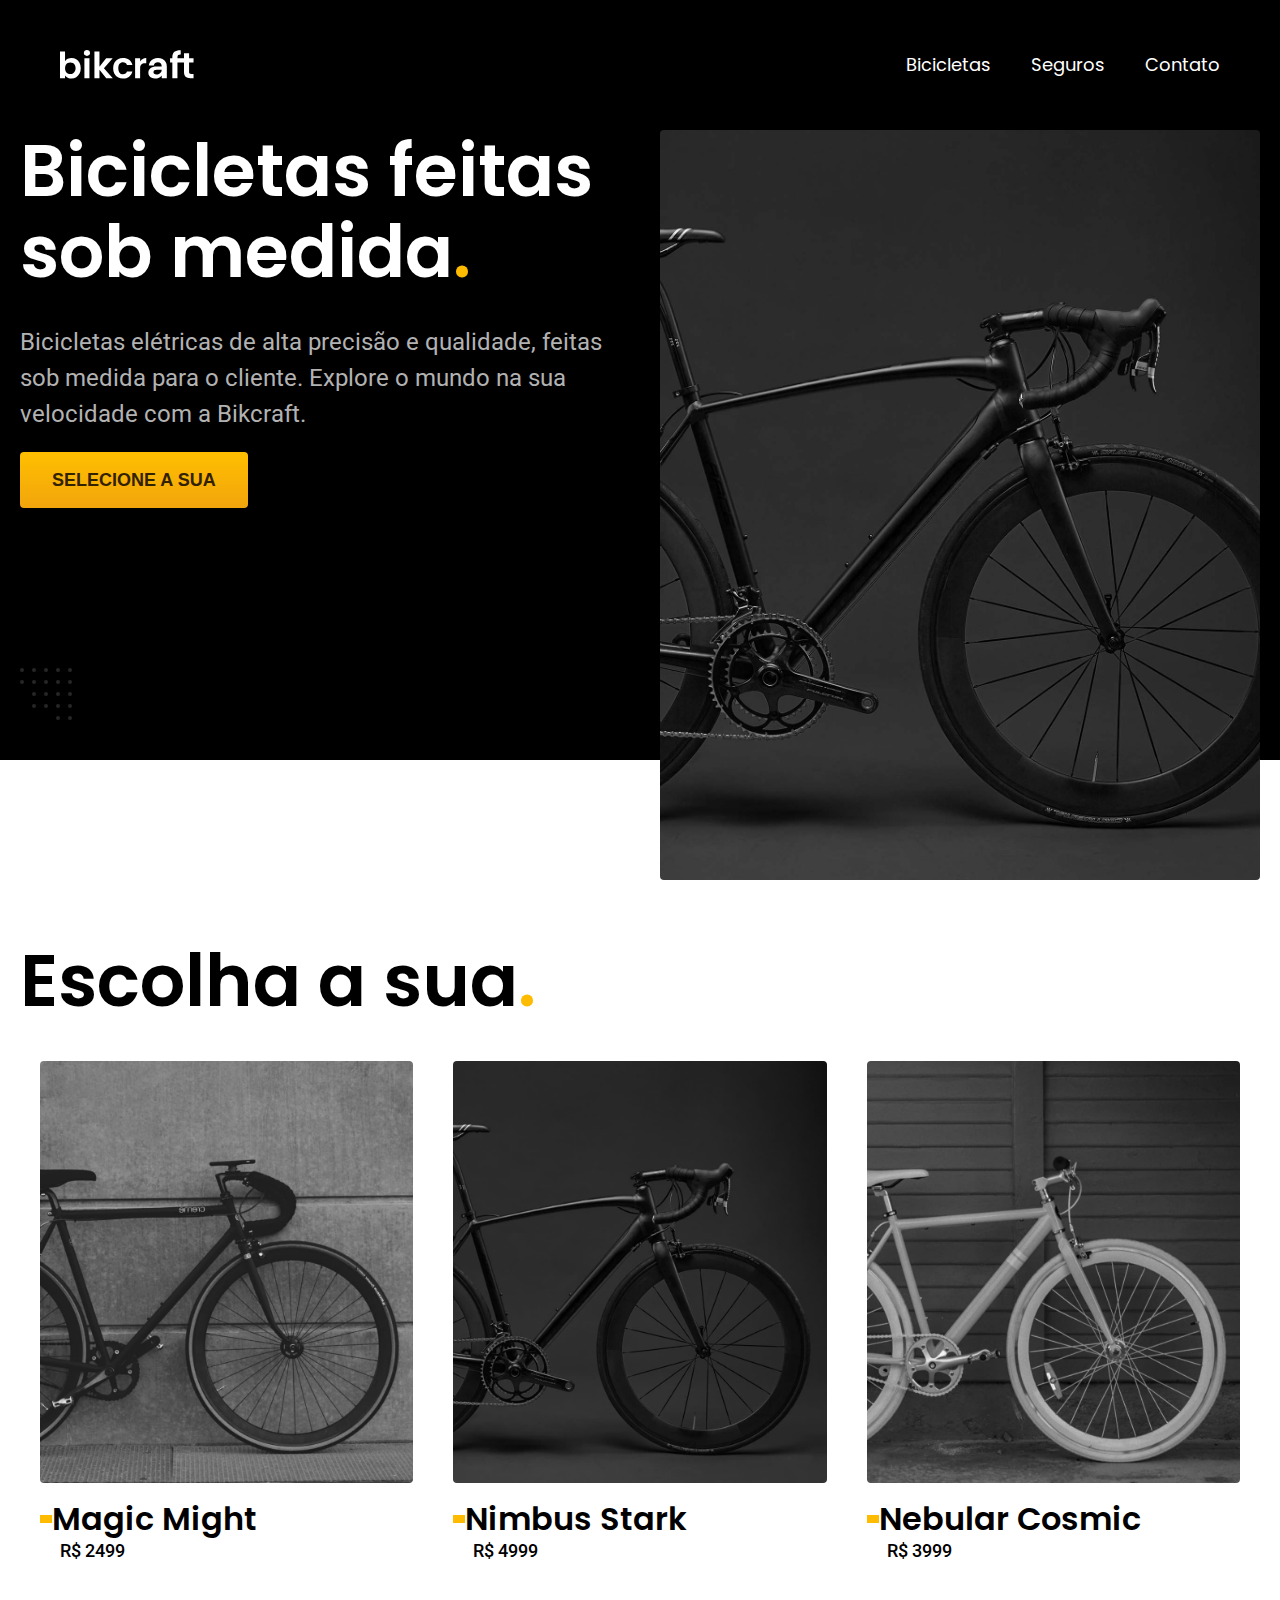
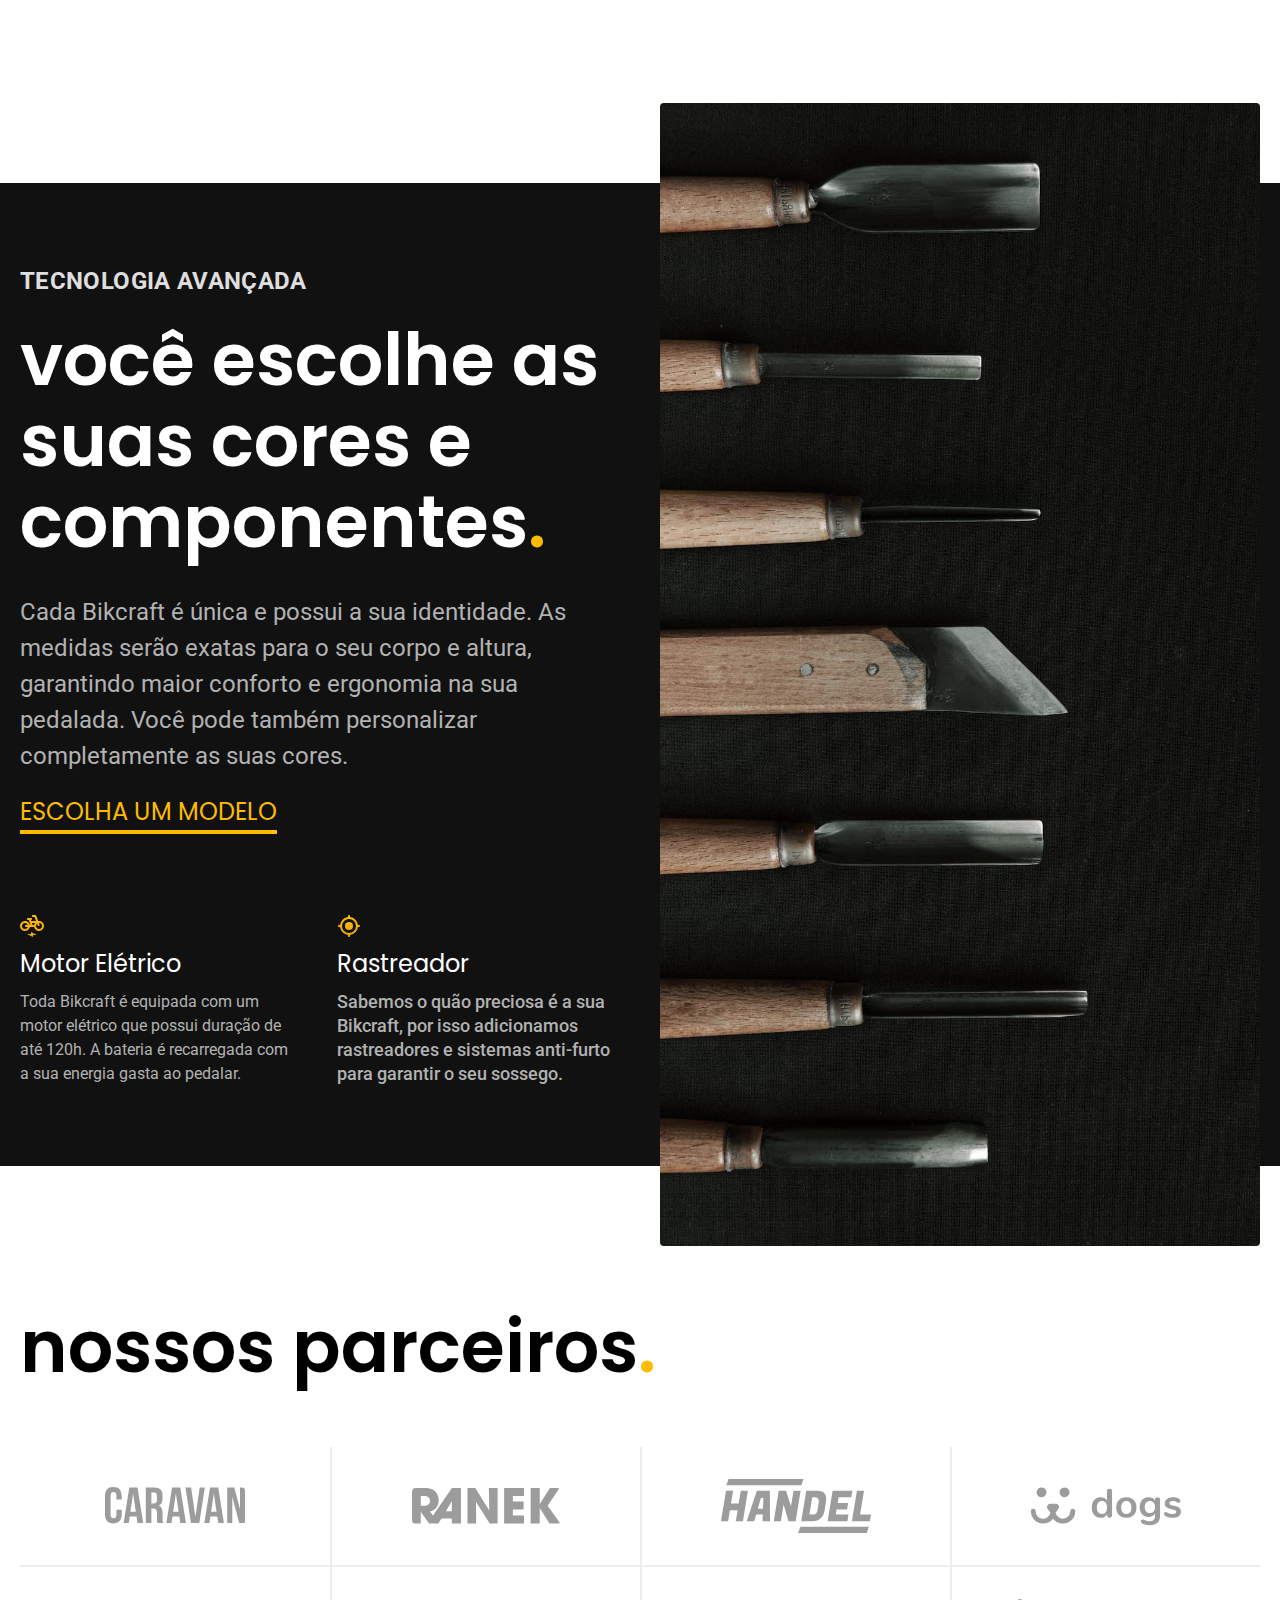
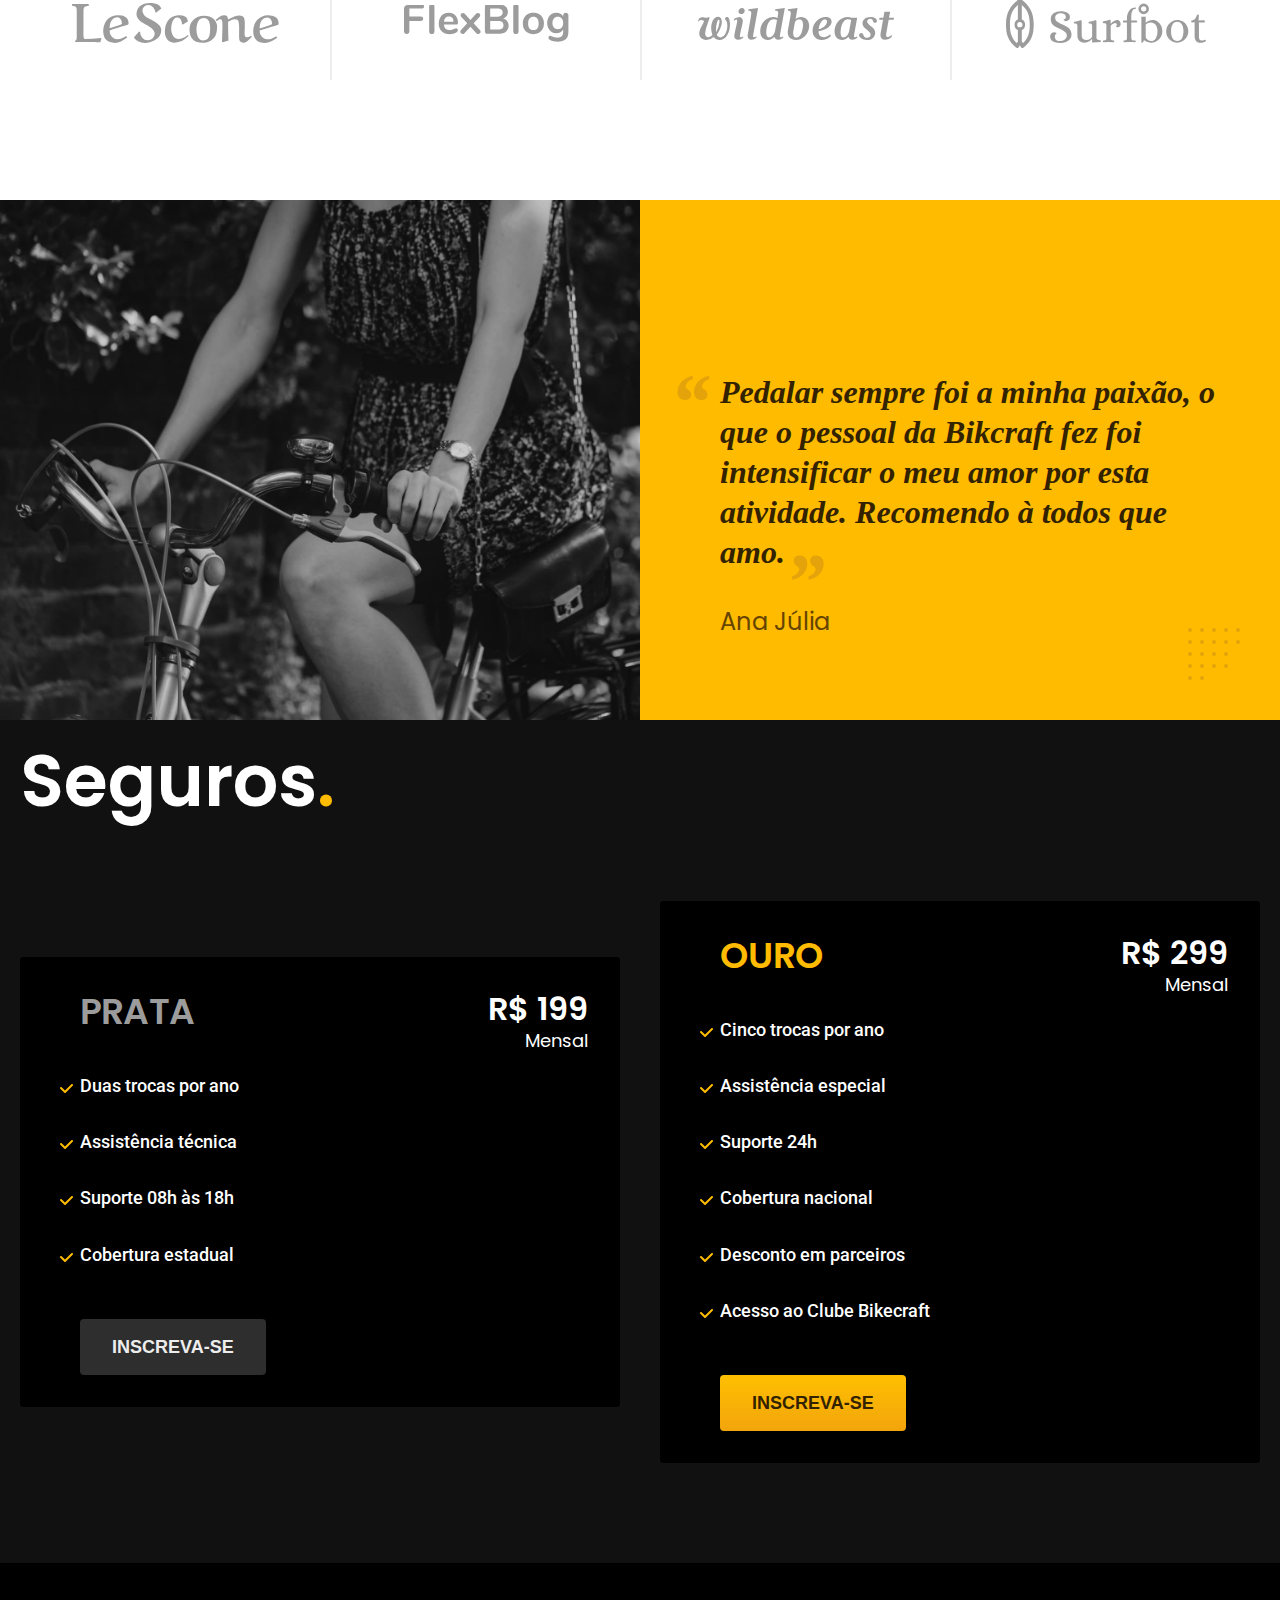
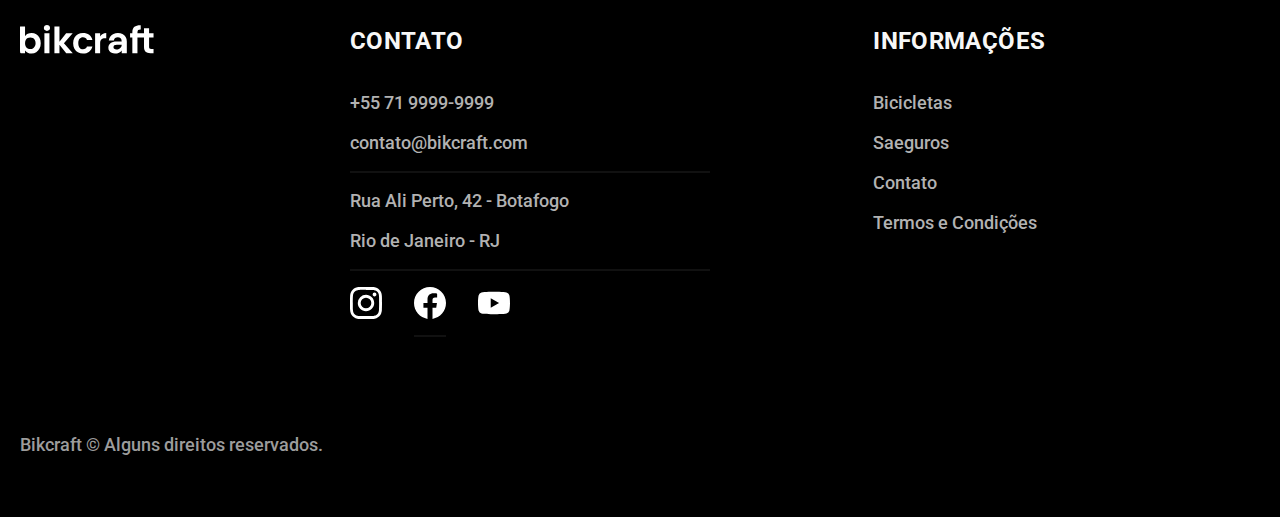
<file: index.html>
<!DOCTYPE html>
<html lang="pt-br">

<head>
    <meta charset="UTF-8">
    <meta http-equiv="X-UA-Compatible" content="IE=edge">
    <meta name="viewport" content="width=device-width, initial-scale=1.0">

    <link rel="icon" href="./img/favicon.svg" type="image/svg+xml">
    <link rel="preload" href="./css/style.min.css" as="style">
    <link rel="stylesheet" href="./css/style.min.css">
    <title>Bikecraft - Bicicletas Elétricas</title>
    <meta name="description" content="Bicicletas elétricas de alta precisão e qualidade,  feitas sob medida para o cliente. Explore o mundo na sua velocidade com a Bikcraft.">
    <script>document.documentElement.classList.add('js')</script>
    <link rel="preconnect" href="https://fonts.googleapis.com">
    <link rel="preconnect" href="https://fonts.gstatic.com" crossorigin>
    <link href="https://fonts.googleapis.com/css2?family=Merriweather:ital,wght@1,900&family=Poppins:wght@400;600&family=Roboto:wght@400;500&display=swap" rel="stylesheet">
</head>

<body id="index">
    <header class="header-bg">
        <div class="header">
            <nav class="navbar" aria-label="primaria">
                <a href="./index.html"><svg width="136" height="32" fill="none" xmlns="http://www.w3.org/2000/svg">
                        <path d="M5.04 13.196c.648-.96 1.536-1.74 2.664-2.34 1.152-.6 2.46-.9 3.924-.9 1.704 0 3.24.42 4.608 1.26 1.392.84 2.484 2.04 3.276 3.6.816 1.536 1.224 3.324 1.224 5.364s-.408 3.852-1.224 5.436c-.792 1.56-1.884 2.772-3.276 3.636-1.368.864-2.904 1.296-4.608 1.296-1.488 0-2.796-.288-3.924-.864-1.104-.6-1.992-1.368-2.664-2.304v2.844H0V3.584h5.04v9.612Zm10.548 6.984c0-1.2-.252-2.232-.756-3.096-.48-.888-1.128-1.56-1.944-2.016a5.104 5.104 0 0 0-2.592-.684c-.912 0-1.776.24-2.592.72-.792.456-1.44 1.128-1.944 2.016-.48.888-.72 1.932-.72 3.132 0 1.2.24 2.244.72 3.132.504.888 1.152 1.572 1.944 2.052.816.456 1.68.684 2.592.684.936 0 1.8-.24 2.592-.72.816-.48 1.464-1.164 1.944-2.052.504-.888.756-1.944.756-3.168ZM26.954 7.904c-.888 0-1.632-.276-2.232-.828-.576-.576-.864-1.284-.864-2.124 0-.84.288-1.536.864-2.088.6-.576 1.344-.864 2.232-.864.888 0 1.62.288 2.196.864.6.552.9 1.248.9 2.088 0 .84-.3 1.548-.9 2.124-.576.552-1.308.828-2.196.828Zm2.484 2.376v19.944h-5.04V10.28h5.04Zm16.788 19.944-6.768-8.496v8.496h-5.04V3.584h5.04V18.74l6.696-8.46h6.552l-8.784 10.008 8.856 9.936h-6.552Zm6.919-9.972c0-2.064.42-3.864 1.26-5.4.84-1.56 2.004-2.76 3.492-3.6 1.488-.864 3.192-1.296 5.112-1.296 2.472 0 4.512.624 6.12 1.872 1.632 1.224 2.724 2.952 3.276 5.184H66.97c-.288-.864-.78-1.536-1.476-2.016-.672-.504-1.512-.756-2.52-.756-1.44 0-2.58.528-3.42 1.584-.84 1.032-1.26 2.508-1.26 4.428 0 1.896.42 3.372 1.26 4.428.84 1.032 1.98 1.548 3.42 1.548 2.04 0 3.372-.912 3.996-2.736h5.436c-.552 2.16-1.644 3.876-3.276 5.148-1.632 1.272-3.672 1.908-6.12 1.908-1.92 0-3.624-.42-5.112-1.26a9.161 9.161 0 0 1-3.492-3.6c-.84-1.56-1.26-3.372-1.26-5.436h-.001Zm26.993-6.876a7.133 7.133 0 0 1 2.52-2.484c1.056-.6 2.256-.9 3.6-.9v5.292h-1.332c-1.584 0-2.784.372-3.6 1.116-.792.744-1.188 2.04-1.188 3.888v9.936h-5.04V10.28h5.04v3.096Zm21.574 14.004c-.552.912-1.452 1.68-2.7 2.304-1.248.6-2.592.9-4.032.9-1.248 0-2.376-.252-3.384-.756s-1.8-1.2-2.376-2.088c-.576-.888-.864-1.908-.864-3.06 0-1.848.684-3.36 2.052-4.536 1.392-1.176 3.468-1.764 6.228-1.764h5.076c-.048-1.272-.42-2.28-1.116-3.024-.672-.768-1.608-1.152-2.808-1.152-1.056 0-1.932.288-2.628.864-.696.552-1.14 1.332-1.332 2.34h-5.04c.24-1.44.756-2.724 1.548-3.852a8.143 8.143 0 0 1 3.168-2.664c1.32-.648 2.796-.972 4.428-.972 1.68 0 3.192.348 4.536 1.044a7.7 7.7 0 0 1 3.204 2.988c.768 1.296 1.152 2.82 1.152 4.572v11.7h-5.112V27.38Zm-5.256-.864c.84 0 1.656-.18 2.448-.54.816-.36 1.488-.9 2.016-1.62.528-.72.792-1.572.792-2.556v-.144h-4.788c-1.152 0-2.016.228-2.592.684-.552.456-.828 1.056-.828 1.8 0 .72.252 1.296.756 1.728.528.432 1.26.648 2.196.648Zm20.997-12.096v15.804h-5.112V14.42h-2.268v-4.14h2.268V9.272c0-2.448.696-4.248 2.088-5.4 1.392-1.152 3.492-1.692 6.3-1.62V6.5c-1.224-.024-2.076.18-2.556.612s-.72 1.212-.72 2.34v.828h6.55V5.348h5.076v4.932h4.464v4.14h-4.464v9.648c0 .672.156 1.164.468 1.476.336.288.888.432 1.656.432h2.34v4.248h-3.168c-4.248 0-6.372-2.064-6.372-6.192V14.42h-6.55Z" fill="var(--logo)" />
                    </svg></a>
                <ul class="header-menu font-1-18">
                    <li><a href="./bicicletas.html">Bicicletas</a></li>
                    <li><a href="./seguros.html">Seguros</a></li>
                    <li><a href="./contato.html">Contato</a></li>
                </ul>
            </nav>
        </div>
    </header>
    <main class="introducao-bg">
        <div class="introducao grid-container">
            <div class="introducao-info">
                <h1 data-anime="200" class="introducao-titulo cor-0 font-1-64 fadeInDown">Bicicletas feitas sob medida<span class="cor-p1">.</span></h1>
                <p data-anime="400" class="introducao-texto font-2-24 cor-5 fadeInDown"> Bicicletas elétricas de alta precisão e qualidade, feitas sob medida para o cliente. Explore o mundo na sua velocidade com a Bikcraft.</p>
                <a data-anime="600" href="./bicicletas.html" class="introducao-botao botao fadeInDown">Selecione a sua</a>
            </div>
            <div data-anime="800" class="introducao-img fadeInDown">
                <picture>
                    <source media="(max-width: 800px)" srcset="./img/bicicletas/nimbus.jpg">
                    <img src="./img/fotos/introducao.jpg" alt="Nimbus Stark" width="1280" height="1600">
                </picture>
            </div>
        </div>
    </main>
    <article class="lista-bikes container">
        <h2 class="font-1-64">Escolha a sua<span class="cor-p1">.</span></h2>
        <ul class="lista">
            <li>
                <a href="./bicicletas/magic.html">
                    <img src="./img/bicicletas/magic-home.jpg" width="920" height="1040" alt="">
                    <h3 class="font-1-32">Magic Might</h3>
                    <span class="font-2-18">R$ 2499</span>
                </a>
            </li>
            <li>
                <a href="./bicicletas/nimbus.html">
                    <img src="./img/bicicletas/nimbus-home.jpg" width="920" height="1040" alt="">
                    <h3 class="font-1-32">Nimbus Stark</h3>
                    <span class="font-2-18">R$ 4999</span>
                </a>
            </li>
            <li>
                <a href="./bicicletas/nebula.html">
                    <img src="./img/bicicletas/nebula-home.jpg" width="920" height="1040" alt="">
                    <h3 class="font-1-32">Nebular Cosmic</h3>
                    <span class="font-2-18">R$ 3999</span>
                </a>
            </li>
        </ul>
        </div>
    </article>
    <article class="tecnologia-bg">
        <div class="tecnologia-container grid-container">
            <div class="tecnologia-conteudo">
                <span class="cor-3 font-2-24-caps">Tecnologia Avançada</span>
                <h2 class="font-1-64 cor-0">você escolhe as suas cores e componentes<span class="cor-p1">.</span></h2>
                <p class="font-2-24 cor-5">Cada Bikcraft é única e possui a sua identidade. As medidas serão exatas para o seu corpo e altura, garantindo maior conforto e ergonomia na sua pedalada. Você pode também personalizar completamente as suas cores.</p>
                <a class="link font-1-24" href="./bicicletas.html">Escolha um modelo</a>
                <div class="tecnologia-caracteristicas">
                    <div>
                        <img src="./img/icones/eletrica.svg" width="32" height="32" alt="">
                        <h3 class="font-1-24 cor-0">Motor Elétrico</h3>
                        <p class="font-2-16 cor-5">Toda Bikcraft é equipada com um motor elétrico que possui duração de até 120h. A bateria é recarregada com a sua energia gasta ao pedalar.</p>
                    </div>
                    <div>
                        <img src="./img/icones/rastreador.svg" width="32" height="32" alt="">
                        <h3 class="font-1-24 cor-0">Rastreador</h3>
                        <p class="font-2-18 cor-5">Sabemos o quão preciosa é a sua Bikcraft, por isso adicionamos rastreadores e sistemas anti-furto para garantir o seu sossego.</p>
                    </div>
                </div>
            </div>
            <div class="tecnologia-imagem">
                <img src="./img/fotos/tecnologia.jpg" width="1200" height="1920" alt="">
            </div>
        </div>
    </article>
    <section class="parceiros-container" aria-label="Nossos parceiros">
        <h2 class="font-1-64">nossos parceiros<span class="cor-p1">.</span></h2>
        <ul>
            <li><img src="./img/parceiros/caravan.svg" width="140" height="38" alt=""></li>
            <li><img src="./img/parceiros/ranek.svg" width="149" height="36" alt=""></li>
            <li><img src="./img/parceiros/handel.svg" width="150" height="50" alt=""></li>
            <li><img src="./img/parceiros/dogs.svg" width="152" height="39" alt=""></li>
            <li><img src="./img/parceiros/lescone.svg" width="208" height="41" alt=""></li>
            <li><img src="./img/parceiros/flexblog.svg" width="165" height="38" alt=""></li>
            <li><img src="./img/parceiros/wildbeast.svg" width="196" height="34" alt=""></li>
            <li><img src="./img/parceiros/surfbot.svg" width="200" height="49" alt=""></li>
        </ul>
    </section>
    <section class="depoimentos" aria-label="Depoimento">
        <div>
            <img src="./img/fotos/depoimento.jpg" width="1560" height="1360" alt="Pessoa pedalando uma bike Bikecraft">
        </div>
        <div class="depoimento-conteudo">
            <blockquote>
                <p class="cor-p5 font-1-32">
                    Pedalar sempre foi a minha paixão, o que o pessoal da Bikcraft fez foi intensificar o meu amor por esta atividade. Recomendo à todos que amo.
                </p>
                <span class="font-1-24 cor-p4">Ana Júlia</span>
            </blockquote>
        </div>
    </section>
    <article class="seguros-background">
        <div class="seguros">
            <h2 class="font-1-64 cor-0">Seguros<span class="cor-p1">.</span></h2>
            <div class="cor-0">
                <div class="opcoes">
                    <div class="prata">
                        <div class="plano">
                            <h3 class="font-1-32 cor-6">Prata</h3>
                            <div class="preço">
                                <div>
                                    <span class="font-1-32">R$ 199</span>
                                    <span class="font-1-18">Mensal</span>
                                </div>
                            </div>
                        </div>
                        <ul class="font-2-18">
                            <li>Duas trocas por ano</li>
                            <li>Assistência técnica</li>
                            <li>Suporte 08h às 18h</li>
                            <li>Cobertura estadual</li>
                        </ul class="font-2-18">
                        <a href="" class="botao secundario">INSCREVA-SE</a>
                    </div>
                    <div class="ouro">
                        <div class="plano">
                            <h3 class="font-1-32 cor-p1">Ouro</h3>
                            <div class="preço">
                                <span class="font-1-32">R$ 299</span>
                                <span class="font-1-18">Mensal</span>
                            </div>
                        </div>
                        <ul class="font-2-18">
                            <li>Cinco trocas por ano</li>
                            <li>Assistência especial</li>
                            <li>Suporte 24h</li>
                            <li>Cobertura nacional</li>
                            <li>Desconto em parceiros</li>
                            <li>Acesso ao Clube Bikecraft</li>
                        </ul>
                        <a href="" class="botao">INSCREVA-SE</a>
                        <div>
                        </div>
                    </div>
                </div>
            </div>
        </div>
    </article>

    <footer class="footer">
        <div class="footer-container">
            <img src="./img/bikcraft.svg" alt="">
            <div class="font-2-18 cor-5 contatos">
                <h3 class="font-2-24-caps cor-1">Contato</h3>
                <ul class="contatos">
                    <li><a href="tel:+5571999999999">+55 71 9999-9999</a></li>
                    <li><a href="mailto:contato@bikcraft.com">contato@bikcraft.com</a></li>
                    <li><span>Rua Ali Perto, 42 - Botafogo</span></li>
                    <li><span>Rio de Janeiro - RJ</span></li>
                </ul>
                <ul class="redes">
                    <li><a href="http://www.instagram.com"><img src="./img/redes/instagram.svg" width="32" height="32" alt=""></a></li>
                    <li><a href="http://www.facebook.com"><img src="./img/redes/facebook.svg" width="32" height="32" alt=""></a></li>
                    <li><a href="http://www.youtube.com"><img src="./img/redes/youtube.svg" width="32" height="32" alt=""></a></li>
                </ul>
            </div>
            <div class="font-2-18 cor-5 informacoes">
                <h3 class="font-2-24-caps cor-1">Informações</h3>
                <ul>
                    <li><a href="./index.html">Bicicletas</a></li>
                    <li><a href="./seguros.html">Saeguros</a></li>
                    <li><a href="./contato.html">Contato</a></li>
                    <li><a href="./termos.html">Termos e Condições</a></li>
                </ul>
            </div>
            <p class="font-2-18 cor-6 copyright">Bikcraft © Alguns direitos reservados.</p>
        </div>
    </footer>
    <script src="./js/plugins/simple-anime.js"></script>
    <script src="./js/script.js"></script>
    </head>

</html>
</file>
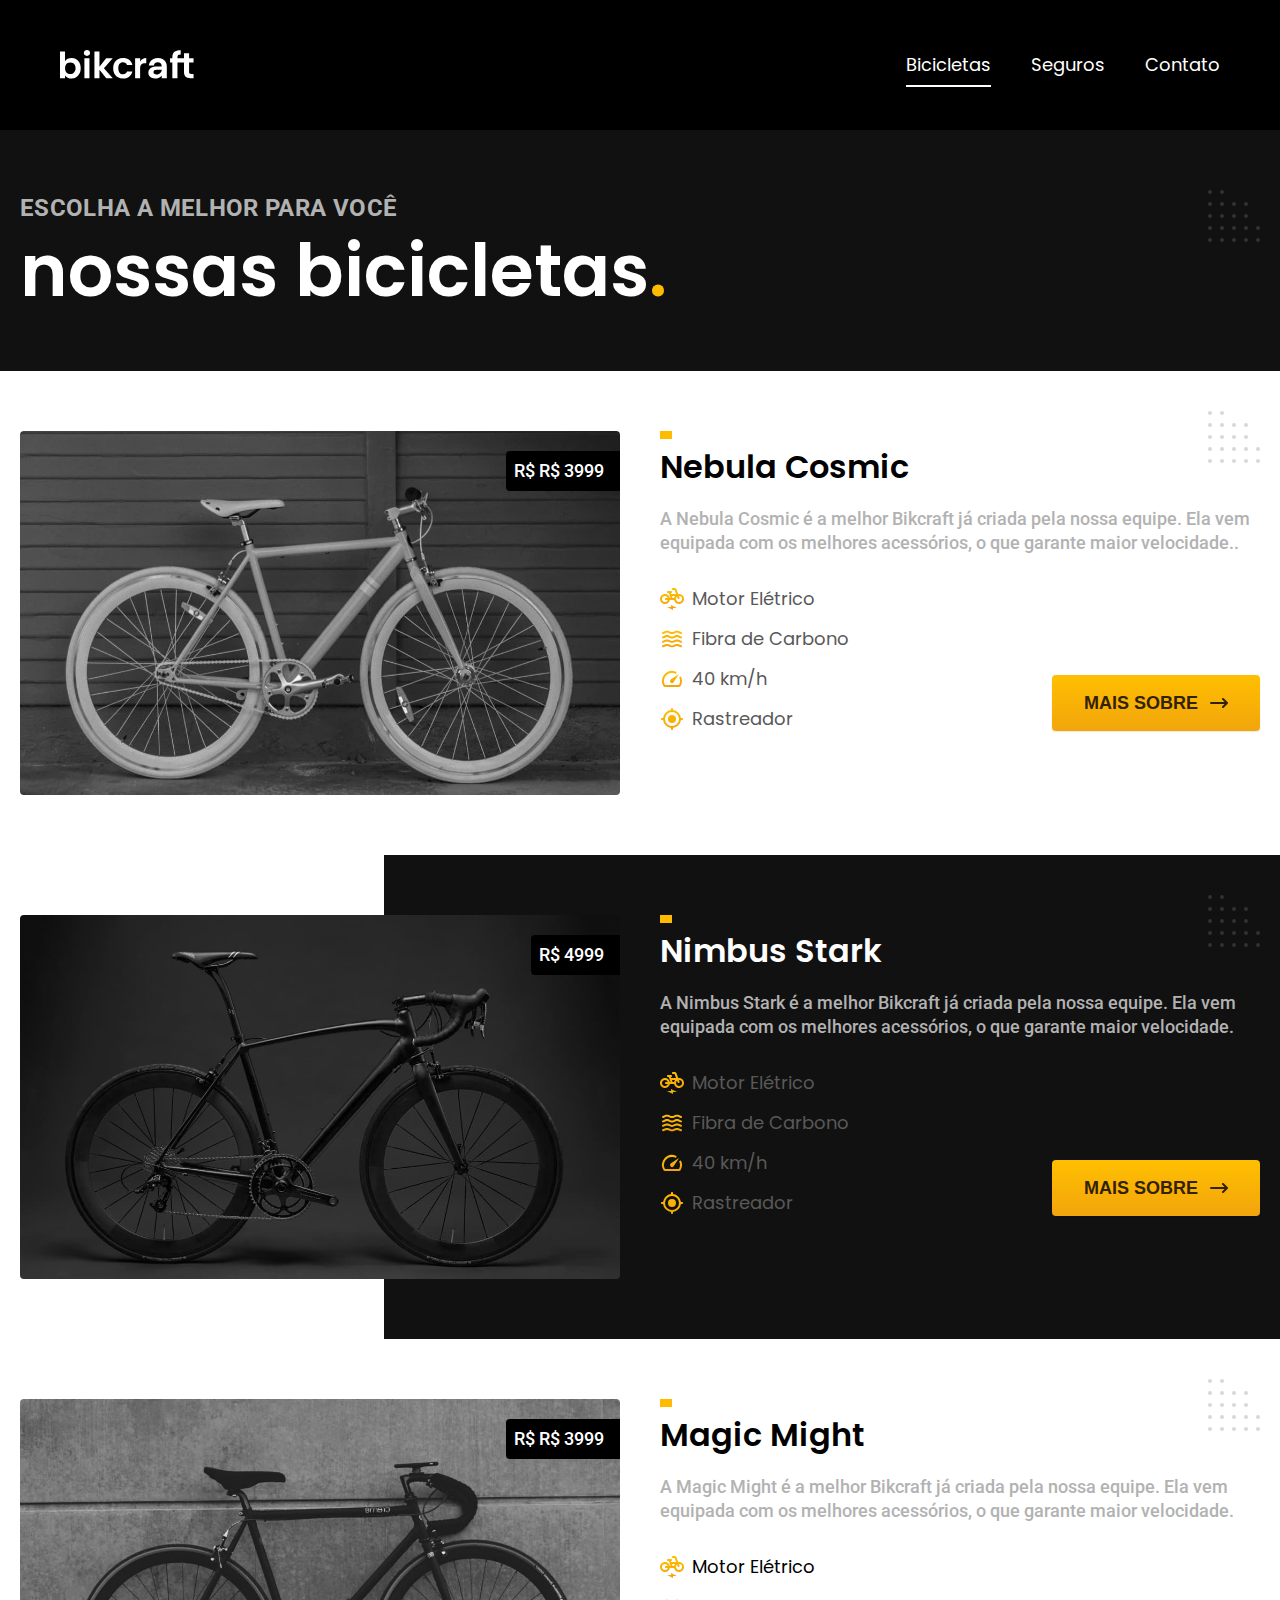
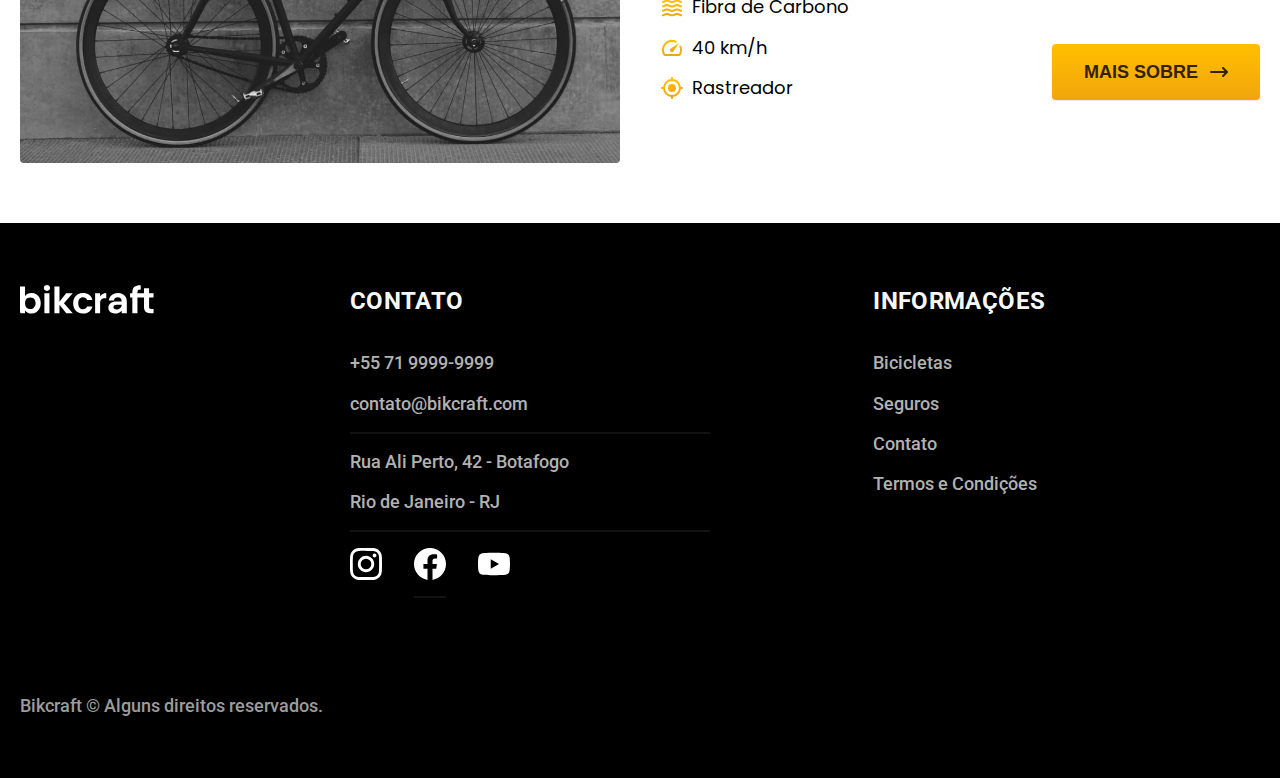
<file: bicicletas.html>
<!DOCTYPE html>
<html lang="pt-br">

<head>
    <meta charset="UTF-8">
    <meta http-equiv="X-UA-Compatible" content="IE=edge">
    <meta name="viewport" content="width=device-width, initial-scale=1.0">
    <link rel="icon" href="./img/favicon.svg" type="image/svg+xml">
    <link rel="preload" href="./css/style.min.css" as="style">
    <link rel="stylesheet" href="./css/style.min.css">
    <title>Bicicletas | Bikecraft</title>
    <meta name="description" content="Termos e Condições">
    <script>document.documentElement.classList.add('js')</script>
    <link rel="preconnect" href="https://fonts.googleapis.com">
    <link rel="preconnect" href="https://fonts.gstatic.com" crossorigin>
    <link href="https://fonts.googleapis.com/css2?family=Merriweather:ital,wght@1,900&family=Poppins:wght@400;600&family=Roboto:wght@400;500&display=swap" rel="stylesheet">
</head>

<body id="bicicletas">
    <header class="header-bg">
        <div class="header">
            <nav class="navbar" aria-label="primaria">
                <a href="./index.html"><svg width="136" height="32" fill="none" xmlns="http://www.w3.org/2000/svg">
                        <path d="M5.04 13.196c.648-.96 1.536-1.74 2.664-2.34 1.152-.6 2.46-.9 3.924-.9 1.704 0 3.24.42 4.608 1.26 1.392.84 2.484 2.04 3.276 3.6.816 1.536 1.224 3.324 1.224 5.364s-.408 3.852-1.224 5.436c-.792 1.56-1.884 2.772-3.276 3.636-1.368.864-2.904 1.296-4.608 1.296-1.488 0-2.796-.288-3.924-.864-1.104-.6-1.992-1.368-2.664-2.304v2.844H0V3.584h5.04v9.612Zm10.548 6.984c0-1.2-.252-2.232-.756-3.096-.48-.888-1.128-1.56-1.944-2.016a5.104 5.104 0 0 0-2.592-.684c-.912 0-1.776.24-2.592.72-.792.456-1.44 1.128-1.944 2.016-.48.888-.72 1.932-.72 3.132 0 1.2.24 2.244.72 3.132.504.888 1.152 1.572 1.944 2.052.816.456 1.68.684 2.592.684.936 0 1.8-.24 2.592-.72.816-.48 1.464-1.164 1.944-2.052.504-.888.756-1.944.756-3.168ZM26.954 7.904c-.888 0-1.632-.276-2.232-.828-.576-.576-.864-1.284-.864-2.124 0-.84.288-1.536.864-2.088.6-.576 1.344-.864 2.232-.864.888 0 1.62.288 2.196.864.6.552.9 1.248.9 2.088 0 .84-.3 1.548-.9 2.124-.576.552-1.308.828-2.196.828Zm2.484 2.376v19.944h-5.04V10.28h5.04Zm16.788 19.944-6.768-8.496v8.496h-5.04V3.584h5.04V18.74l6.696-8.46h6.552l-8.784 10.008 8.856 9.936h-6.552Zm6.919-9.972c0-2.064.42-3.864 1.26-5.4.84-1.56 2.004-2.76 3.492-3.6 1.488-.864 3.192-1.296 5.112-1.296 2.472 0 4.512.624 6.12 1.872 1.632 1.224 2.724 2.952 3.276 5.184H66.97c-.288-.864-.78-1.536-1.476-2.016-.672-.504-1.512-.756-2.52-.756-1.44 0-2.58.528-3.42 1.584-.84 1.032-1.26 2.508-1.26 4.428 0 1.896.42 3.372 1.26 4.428.84 1.032 1.98 1.548 3.42 1.548 2.04 0 3.372-.912 3.996-2.736h5.436c-.552 2.16-1.644 3.876-3.276 5.148-1.632 1.272-3.672 1.908-6.12 1.908-1.92 0-3.624-.42-5.112-1.26a9.161 9.161 0 0 1-3.492-3.6c-.84-1.56-1.26-3.372-1.26-5.436h-.001Zm26.993-6.876a7.133 7.133 0 0 1 2.52-2.484c1.056-.6 2.256-.9 3.6-.9v5.292h-1.332c-1.584 0-2.784.372-3.6 1.116-.792.744-1.188 2.04-1.188 3.888v9.936h-5.04V10.28h5.04v3.096Zm21.574 14.004c-.552.912-1.452 1.68-2.7 2.304-1.248.6-2.592.9-4.032.9-1.248 0-2.376-.252-3.384-.756s-1.8-1.2-2.376-2.088c-.576-.888-.864-1.908-.864-3.06 0-1.848.684-3.36 2.052-4.536 1.392-1.176 3.468-1.764 6.228-1.764h5.076c-.048-1.272-.42-2.28-1.116-3.024-.672-.768-1.608-1.152-2.808-1.152-1.056 0-1.932.288-2.628.864-.696.552-1.14 1.332-1.332 2.34h-5.04c.24-1.44.756-2.724 1.548-3.852a8.143 8.143 0 0 1 3.168-2.664c1.32-.648 2.796-.972 4.428-.972 1.68 0 3.192.348 4.536 1.044a7.7 7.7 0 0 1 3.204 2.988c.768 1.296 1.152 2.82 1.152 4.572v11.7h-5.112V27.38Zm-5.256-.864c.84 0 1.656-.18 2.448-.54.816-.36 1.488-.9 2.016-1.62.528-.72.792-1.572.792-2.556v-.144h-4.788c-1.152 0-2.016.228-2.592.684-.552.456-.828 1.056-.828 1.8 0 .72.252 1.296.756 1.728.528.432 1.26.648 2.196.648Zm20.997-12.096v15.804h-5.112V14.42h-2.268v-4.14h2.268V9.272c0-2.448.696-4.248 2.088-5.4 1.392-1.152 3.492-1.692 6.3-1.62V6.5c-1.224-.024-2.076.18-2.556.612s-.72 1.212-.72 2.34v.828h6.55V5.348h5.076v4.932h4.464v4.14h-4.464v9.648c0 .672.156 1.164.468 1.476.336.288.888.432 1.656.432h2.34v4.248h-3.168c-4.248 0-6.372-2.064-6.372-6.192V14.42h-6.55Z" fill="var(--logo)" />
                    </svg></a>
                <ul class="header-menu font-1-18">
                    <li><a href="./bicicletas.html">Bicicletas</a></li>
                    <li><a href="./seguros.html">Seguros</a></li>
                    <li><a href="./contato.html">Contato</a></li>
                </ul>
            </nav>
        </div>
    </header>
    <main>
        <div class="titulo-bg">
            <div class="titulo container">
                <p class="font-2-24-caps cor-5">Escolha a melhor para você</p>
                <h1 class="font-1-64 cor-0">nossas bicicletas<span class="cor-p1">.</span></h1>
            </div>
        </div>

        <div class="">
            <div class="bicicletas container">
                <div class="bicicletas-imagem">
                    <img src="./img/bicicletas/nebula.jpg" alt="Bicicleta Preta">
                    <span class="font-2-18 cor-0">R$ R$ 3999</span>
                </div>
                <div class="bicicletas-conteudo">
                    <h2 class="font-1-32">Nebula Cosmic</h2>
                    <p class="font-2-18 cor-5">A Nebula Cosmic é a melhor Bikcraft já criada pela nossa equipe. Ela vem equipada com os melhores acessórios, o que garante maior velocidade..</p>
                    <ul class="cor-8 font-1-18">
                        <li><img src="./img/icones/eletrica.svg" alt="">
                            Motor Elétrico</li>
                        <li><img src="./img/icones/carbono.svg" alt="">
                            Fibra de Carbono</li>
                        <li><img src="./img/icones/velocidade.svg" alt="">
                            40 km/h</li>
                        <li><img src="./img/icones/rastreador.svg" alt="">
                            Rastreador</li>
                    </ul>
                    <a href="./bicicletas/nebula.html" class="botao seta">Mais Sobre</a>
                </div>
            </div>

            <div class="bicicletas-bg">
                <div class="bicicletas container bicicletas-bg">
                    <div class="bicicletas-imagem">
                        <img src="./img/bicicletas/nimbus.jpg" alt="Bicicleta Preta">
                        <span class="font-2-18 cor-0">R$ 4999</span>
                    </div>
                    <div class="bicicletas-conteudo">
                        <h2 class="font-1-32 cor-0">Nimbus Stark</h2>
                        <p class="font-2-18 cor-5">A Nimbus Stark é a melhor Bikcraft já criada pela nossa equipe. Ela vem equipada com os melhores acessórios, o que garante maior velocidade.</p>
                        <ul class="cor-8 font-1-18">
                            <li><img src="./img/icones/eletrica.svg" alt="">
                                Motor Elétrico</li>
                            <li><img src="./img/icones/carbono.svg" alt="">
                                Fibra de Carbono</li>
                            <li><img src="./img/icones/velocidade.svg" alt="">
                                40 km/h</li>
                            <li><img src="./img/icones/rastreador.svg" alt="">
                                Rastreador</li>
                        </ul>
                        <a href="./bicicletas/nimbus.html" class="botao seta">Mais Sobre</a>
                    </div>
                </div>
            </div>
            <div class="bicicletas container">
                <div class="bicicletas-imagem">
                    <img src="./img/bicicletas/magic.jpg" alt="Bicicleta Preta">
                    <span class="font-2-18 cor-0">R$ R$ 3999</span>
                </div>
                <div class="bicicletas-conteudo">
                    <h2 class="font-1-32 ">Magic Might</h2>
                    <p class="font-2-18 cor-5">A Magic Might é a melhor Bikcraft já criada pela nossa equipe. Ela vem equipada com os melhores acessórios, o que garante maior velocidade.</p>
                    <ul class=" font-1-18">
                        <li><img src="./img/icones/eletrica.svg" alt="">
                            Motor Elétrico</li>
                        <li><img src="./img/icones/carbono.svg" alt="">
                            Fibra de Carbono</li>
                        <li><img src="./img/icones/velocidade.svg" alt="">
                            40 km/h</li>
                        <li><img src="./img/icones/rastreador.svg" alt="">
                            Rastreador</li>
                    </ul>
                    <a href="./bicicletas/magic.html" class="botao seta">Mais Sobre</a>
                </div>
            </div>
    </main>


    <footer class="footer">
        <div class="footer-container">
            <img src="./img/bikcraft.svg" alt="">
            <div class="font-2-18 cor-5 contatos">
                <h3 class="font-2-24-caps cor-1">Contato</h3>
                <ul class="contatos">
                    <li><a href="tel:+5571999999999">+55 71 9999-9999</a></li>
                    <li><a href="mailto:contato@bikcraft.com">contato@bikcraft.com</a></li>
                    <li><span>Rua Ali Perto, 42 - Botafogo</span></li>
                    <li><span>Rio de Janeiro - RJ</span></li>
                </ul>
                <ul class="redes">
                    <li><a href="http://www.instagram.com"><img src="./img/redes/instagram.svg" alt=""></a></li>
                    <li><a href="http://www.facebook.com"><img src="./img/redes/facebook.svg" alt=""></a></li>
                    <li><a href="http://www.youtube.com"><img src="./img/redes/youtube.svg" alt=""></a></li>
                </ul>
            </div>
            <div class="font-2-18 cor-5 informacoes">
                <h3 class="font-2-24-caps cor-1">Informações</h3>
                <ul>
                    <li><a href="./bicicletas.html">Bicicletas</a></li>
                    <li><a href="./seguros.html">Seguros</a></li>
                    <li><a href="./contato.html">Contato</a></li>
                    <li><a href="./termos.html">Termos e Condições</a></li>
                </ul>
            </div>
            <p class="font-2-18 cor-6 copyright">Bikcraft © Alguns direitos reservados.</p>
        </div>
    </footer>
    <script src="./js/script.js"></script>
    </head>
</file>
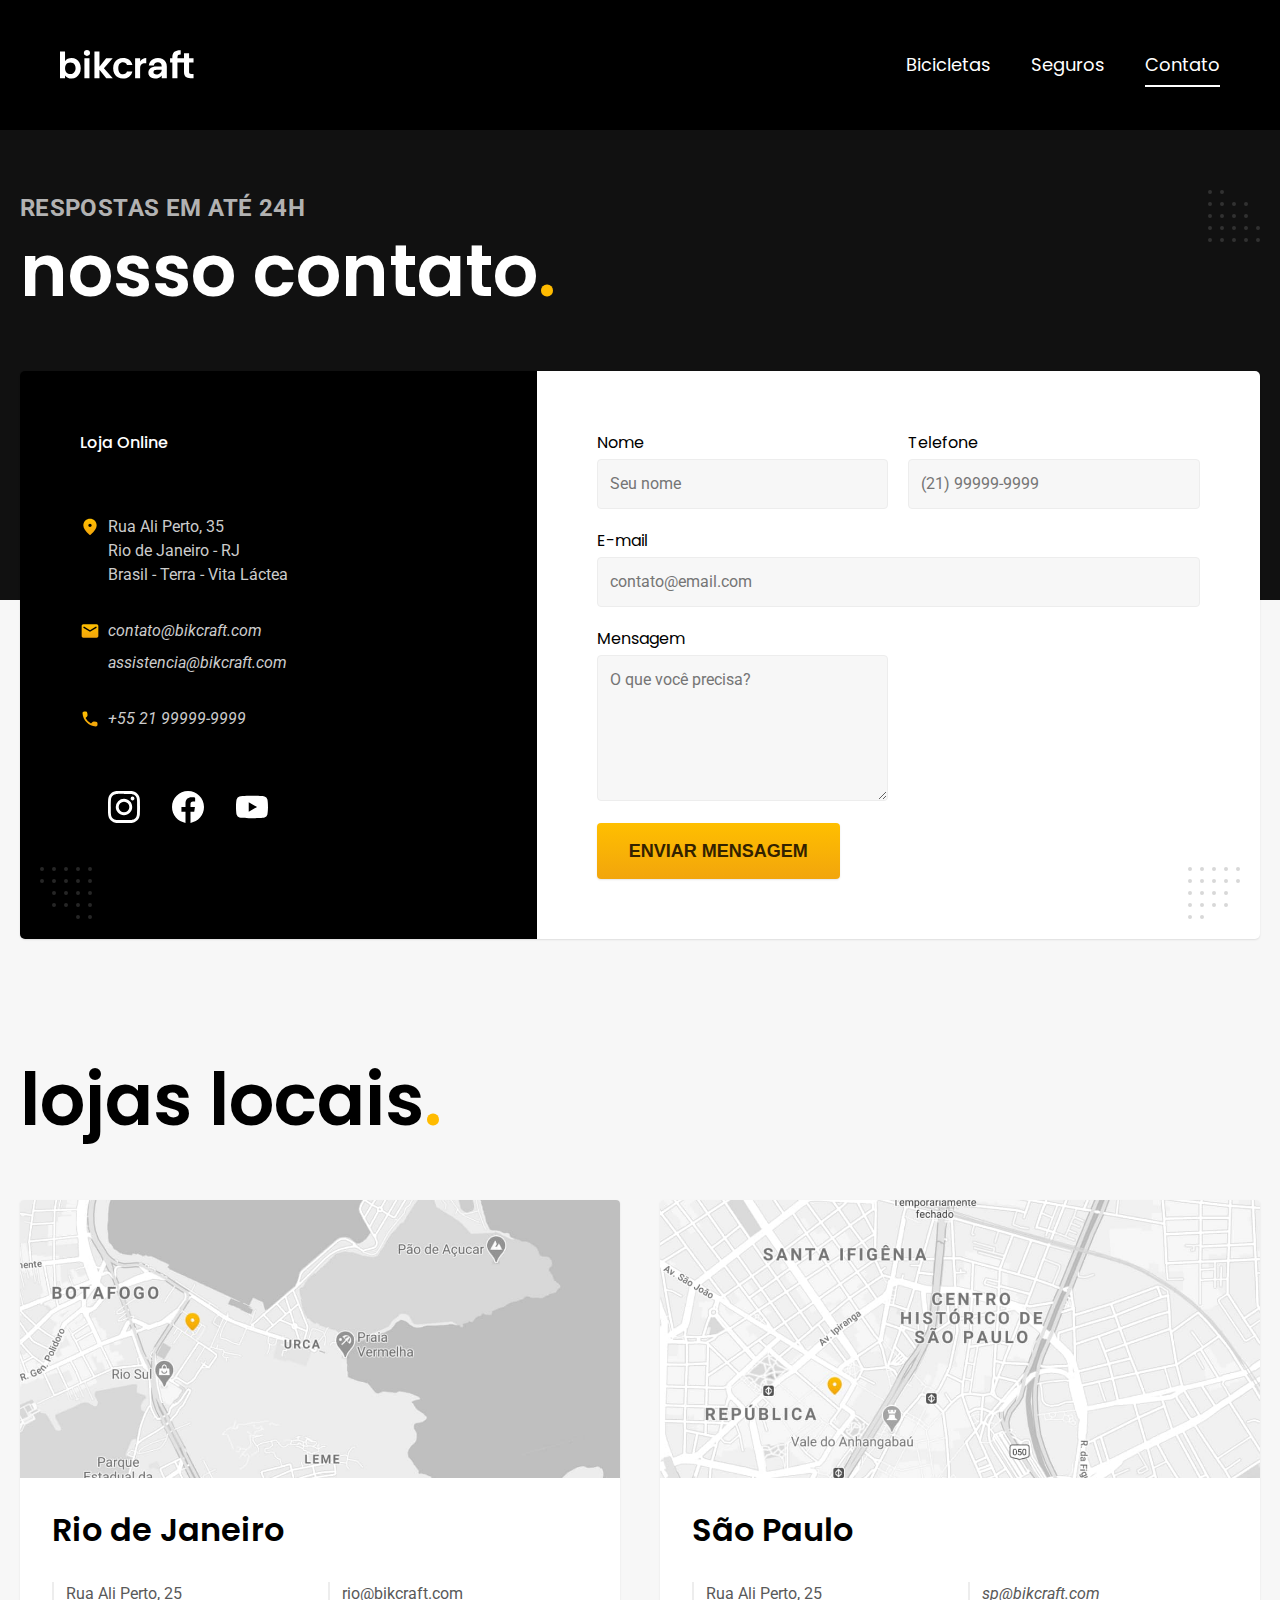
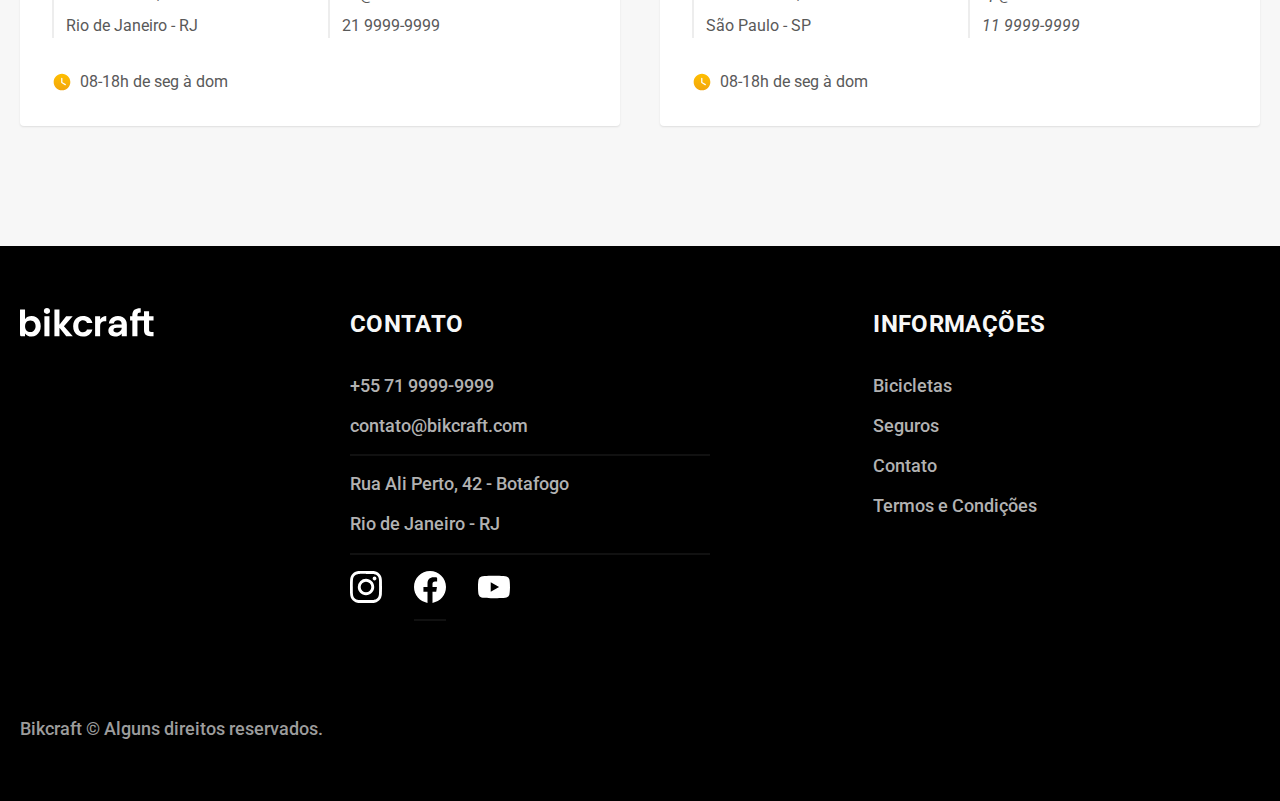
<file: contato.html>
<!DOCTYPE html>
<html lang="pt-br">

<head>
    <meta charset="UTF-8">
    <meta http-equiv="X-UA-Compatible" content="IE=edge">
    <meta name="viewport" content="width=device-width, initial-scale=1.0">
    <link rel="icon" href="./img/favicon.svg" type="image/svg+xml">
    <link rel="preload" href="./css/style.min.css" as="style">
    <link rel="stylesheet" href="./css/style.min.css">
    <title>Contato | Bikecraft</title>
    <meta name="description" content="Termos e Condições">
    <script>document.documentElement.classList.add('js')</script>
    <link rel="preconnect" href="https://fonts.googleapis.com">
    <link rel="preconnect" href="https://fonts.gstatic.com" crossorigin>
    <link href="https://fonts.googleapis.com/css2?family=Merriweather:ital,wght@1,900&family=Poppins:wght@400;600&family=Roboto:wght@400;500&display=swap" rel="stylesheet">
</head>

<body id="contato">
    <header class="header-bg">
        <div class="header">
            <nav class="navbar" aria-label="primaria">
                <a href="./index.html"><svg width="136" height="32" fill="none" xmlns="http://www.w3.org/2000/svg">
                        <path d="M5.04 13.196c.648-.96 1.536-1.74 2.664-2.34 1.152-.6 2.46-.9 3.924-.9 1.704 0 3.24.42 4.608 1.26 1.392.84 2.484 2.04 3.276 3.6.816 1.536 1.224 3.324 1.224 5.364s-.408 3.852-1.224 5.436c-.792 1.56-1.884 2.772-3.276 3.636-1.368.864-2.904 1.296-4.608 1.296-1.488 0-2.796-.288-3.924-.864-1.104-.6-1.992-1.368-2.664-2.304v2.844H0V3.584h5.04v9.612Zm10.548 6.984c0-1.2-.252-2.232-.756-3.096-.48-.888-1.128-1.56-1.944-2.016a5.104 5.104 0 0 0-2.592-.684c-.912 0-1.776.24-2.592.72-.792.456-1.44 1.128-1.944 2.016-.48.888-.72 1.932-.72 3.132 0 1.2.24 2.244.72 3.132.504.888 1.152 1.572 1.944 2.052.816.456 1.68.684 2.592.684.936 0 1.8-.24 2.592-.72.816-.48 1.464-1.164 1.944-2.052.504-.888.756-1.944.756-3.168ZM26.954 7.904c-.888 0-1.632-.276-2.232-.828-.576-.576-.864-1.284-.864-2.124 0-.84.288-1.536.864-2.088.6-.576 1.344-.864 2.232-.864.888 0 1.62.288 2.196.864.6.552.9 1.248.9 2.088 0 .84-.3 1.548-.9 2.124-.576.552-1.308.828-2.196.828Zm2.484 2.376v19.944h-5.04V10.28h5.04Zm16.788 19.944-6.768-8.496v8.496h-5.04V3.584h5.04V18.74l6.696-8.46h6.552l-8.784 10.008 8.856 9.936h-6.552Zm6.919-9.972c0-2.064.42-3.864 1.26-5.4.84-1.56 2.004-2.76 3.492-3.6 1.488-.864 3.192-1.296 5.112-1.296 2.472 0 4.512.624 6.12 1.872 1.632 1.224 2.724 2.952 3.276 5.184H66.97c-.288-.864-.78-1.536-1.476-2.016-.672-.504-1.512-.756-2.52-.756-1.44 0-2.58.528-3.42 1.584-.84 1.032-1.26 2.508-1.26 4.428 0 1.896.42 3.372 1.26 4.428.84 1.032 1.98 1.548 3.42 1.548 2.04 0 3.372-.912 3.996-2.736h5.436c-.552 2.16-1.644 3.876-3.276 5.148-1.632 1.272-3.672 1.908-6.12 1.908-1.92 0-3.624-.42-5.112-1.26a9.161 9.161 0 0 1-3.492-3.6c-.84-1.56-1.26-3.372-1.26-5.436h-.001Zm26.993-6.876a7.133 7.133 0 0 1 2.52-2.484c1.056-.6 2.256-.9 3.6-.9v5.292h-1.332c-1.584 0-2.784.372-3.6 1.116-.792.744-1.188 2.04-1.188 3.888v9.936h-5.04V10.28h5.04v3.096Zm21.574 14.004c-.552.912-1.452 1.68-2.7 2.304-1.248.6-2.592.9-4.032.9-1.248 0-2.376-.252-3.384-.756s-1.8-1.2-2.376-2.088c-.576-.888-.864-1.908-.864-3.06 0-1.848.684-3.36 2.052-4.536 1.392-1.176 3.468-1.764 6.228-1.764h5.076c-.048-1.272-.42-2.28-1.116-3.024-.672-.768-1.608-1.152-2.808-1.152-1.056 0-1.932.288-2.628.864-.696.552-1.14 1.332-1.332 2.34h-5.04c.24-1.44.756-2.724 1.548-3.852a8.143 8.143 0 0 1 3.168-2.664c1.32-.648 2.796-.972 4.428-.972 1.68 0 3.192.348 4.536 1.044a7.7 7.7 0 0 1 3.204 2.988c.768 1.296 1.152 2.82 1.152 4.572v11.7h-5.112V27.38Zm-5.256-.864c.84 0 1.656-.18 2.448-.54.816-.36 1.488-.9 2.016-1.62.528-.72.792-1.572.792-2.556v-.144h-4.788c-1.152 0-2.016.228-2.592.684-.552.456-.828 1.056-.828 1.8 0 .72.252 1.296.756 1.728.528.432 1.26.648 2.196.648Zm20.997-12.096v15.804h-5.112V14.42h-2.268v-4.14h2.268V9.272c0-2.448.696-4.248 2.088-5.4 1.392-1.152 3.492-1.692 6.3-1.62V6.5c-1.224-.024-2.076.18-2.556.612s-.72 1.212-.72 2.34v.828h6.55V5.348h5.076v4.932h4.464v4.14h-4.464v9.648c0 .672.156 1.164.468 1.476.336.288.888.432 1.656.432h2.34v4.248h-3.168c-4.248 0-6.372-2.064-6.372-6.192V14.42h-6.55Z" fill="var(--logo)" />
                    </svg></a>
                <ul class="header-menu font-1-18">
                    <li><a href="./bicicletas.html">Bicicletas</a></li>
                    <li><a href="./seguros.html">Seguros</a></li>
                    <li><a href="./contato.html">Contato</a></li>
                </ul>
            </nav>
        </div>
    </header>

    <main>
        <div class="titulo-bg">
            <div class="titulo container">
                <p class="font-2-24-caps cor-5">Respostas em até 24h</p>
                <h1 class="font-1-64 cor-0">nosso contato<span class="cor-p1">.</span></h1>
            </div>
        </div>
        <div class="contato container">
            <section aria-label="Endereço" class="contato-dados">
                <h2 class="font-1-16 cor-0">Loja Online</h2>
                <div class="contato-endereco font-2-16 cor-4">
                    <p>Rua Ali Perto, 35</p>
                    <p>Rio de Janeiro - RJ</p>
                    <p>Brasil - Terra - Vita Láctea</p>
                </div>
                <address class=" cor-4 font-2-16 contato-meios">
                    <a href="mailto:contato@bikcraft.com">contato@bikcraft.com</a>
                    <a href="mailto:assistencia@bikcraft.com">assistencia@bikcraft.com</a>
                    <a href="tel+5521999999999">+55 21 99999-9999</a>
                </address>
                <ul class="contato-redes">
                    <li><a href="http://www.instagram.com"><img src="./img/redes/instagram.svg" alt=""></a></li>
                    <li><a href="http://www.facebook.com"><img src="./img/redes/facebook.svg" alt=""></a></li>
                    <li><a href="http://www.youtube.com"><img src="./img/redes/youtube.svg" alt=""></a></li>
                </ul>
            </section>
            <section aria-label="formulario" class="contato-formulario">
                <form class="form" action="./enviar" method="post">
                    <div>
                        <label for="nome">Nome</label>
                        <input type="text" id="nome" name="nome" placeholder="Seu nome">
                    </div>
                    <div>
                        <label for="telefone">Telefone</label>
                        <input type="tel" name="telefone" id="telefone" placeholder="(21) 99999-9999">
                    </div>
                    <div class="col-2">
                        <label for="email">E-mail</label>
                        <input type="email" name="email" id="email" placeholder="contato@email.com" required>
                    </div>
                    <div>
                        <label for="mensagem">Mensagem</label>
                        <textarea name="mensagem" id="mensagem" rows="5" placeholder="O que você precisa?"></textarea>
                    </div>
                    <div class="col-2">
                        <button class="botao col-2">Enviar mensagem</button>
                    </div>
                </form>
            </section>
        </div>
    </main>
    <article class="lojas container">
        <h2 class="font-1-64 cor-12">lojas locais<span class="cor-p1">.</span></h2>
        <div class="loja-container">
            <div class="loja-item">
                <img src="./img/lojas/rj.jpg" alt="Mapa filial RJ">
                <h3 class="font-1-32">Rio de Janeiro</h3>
                <div class="loja-conteudo">
                    <div class="loja-dados font-2-16 cor-8">
                        <p>Rua Ali Perto, 25</p>
                        <p>Rio de Janeiro - RJ</p>
                    </div>
                    <div class="font-2-16 cor-8 loja-contato">
                        <a href="mailto:rio@bikcraft.com">rio@bikcraft.com</a>
                        <a href="tel:+552199999999">21 9999-9999</a>
                    </div>
                </div>
                <div class="font-2-16 cor-8">
                    <p class="loja-horario"><img src="./img/icones/horario.svg" alt="">08-18h de seg à dom</p>
                </div>
            </div>
            <div class="loja-item">
                <img src="./img/lojas/sp.jpg" alt="Mapa filial RJ">
                <h3 class="font-1-32">São Paulo</h3>
                <div class="loja-conteudo">
                    <div class="loja-dados font-2-16 cor-8">
                        <p>Rua Ali Perto, 25</p>
                        <p>São Paulo - SP</p>
                    </div>
                    <address class="font-2-16 cor-8 loja-contato">
                        <a href="mailto:sp@bikcraft.com">sp@bikcraft.com</a>
                        <a href="tel:+551199999999">11 9999-9999</a>
                    </address>
                </div>
                <div class="font-2-16 cor-8">
                    <p class="loja-horario"><img src="./img/icones/horario.svg" alt="">08-18h de seg à dom</p>
                </div>
            </div>
        </div>
    </article>
    <footer class="footer">
        <div class="footer-container">
            <img src="./img/bikcraft.svg" alt="">
            <div class="font-2-18 cor-5 contatos">
                <h3 class="font-2-24-caps cor-1">Contato</h3>
                <ul class="contatos">
                    <li><a href="tel:+5571999999999">+55 71 9999-9999</a></li>
                    <li><a href="mailto:contato@bikcraft.com">contato@bikcraft.com</a></li>
                    <li><span>Rua Ali Perto, 42 - Botafogo</span></li>
                    <li><span>Rio de Janeiro - RJ</span></li>
                </ul>
                <ul class="redes">
                    <li><a href="http://www.instagram.com"><img src="./img/redes/instagram.svg" alt=""></a></li>
                    <li><a href="http://www.facebook.com"><img src="./img/redes/facebook.svg" alt=""></a></li>
                    <li><a href="http://www.youtube.com"><img src="./img/redes/youtube.svg" alt=""></a></li>
                </ul>
            </div>
            <div class="font-2-18 cor-5 informacoes">
                <h3 class="font-2-24-caps cor-1">Informações</h3>
                <ul>
                    <li><a href="./bicicletas.html">Bicicletas</a></li>
                    <li><a href="./seguros.html">Seguros</a></li>
                    <li><a href="./contato.html">Contato</a></li>
                    <li><a href="./termos.html">Termos e Condições</a></li>
                </ul>
            </div>
            <p class="font-2-18 cor-6 copyright">Bikcraft © Alguns direitos reservados.</p>
        </div>
    </footer>
    <script src="./js/script.js"></script>
    <script src="./js/formulario.js"></script>
    </head>
</file>
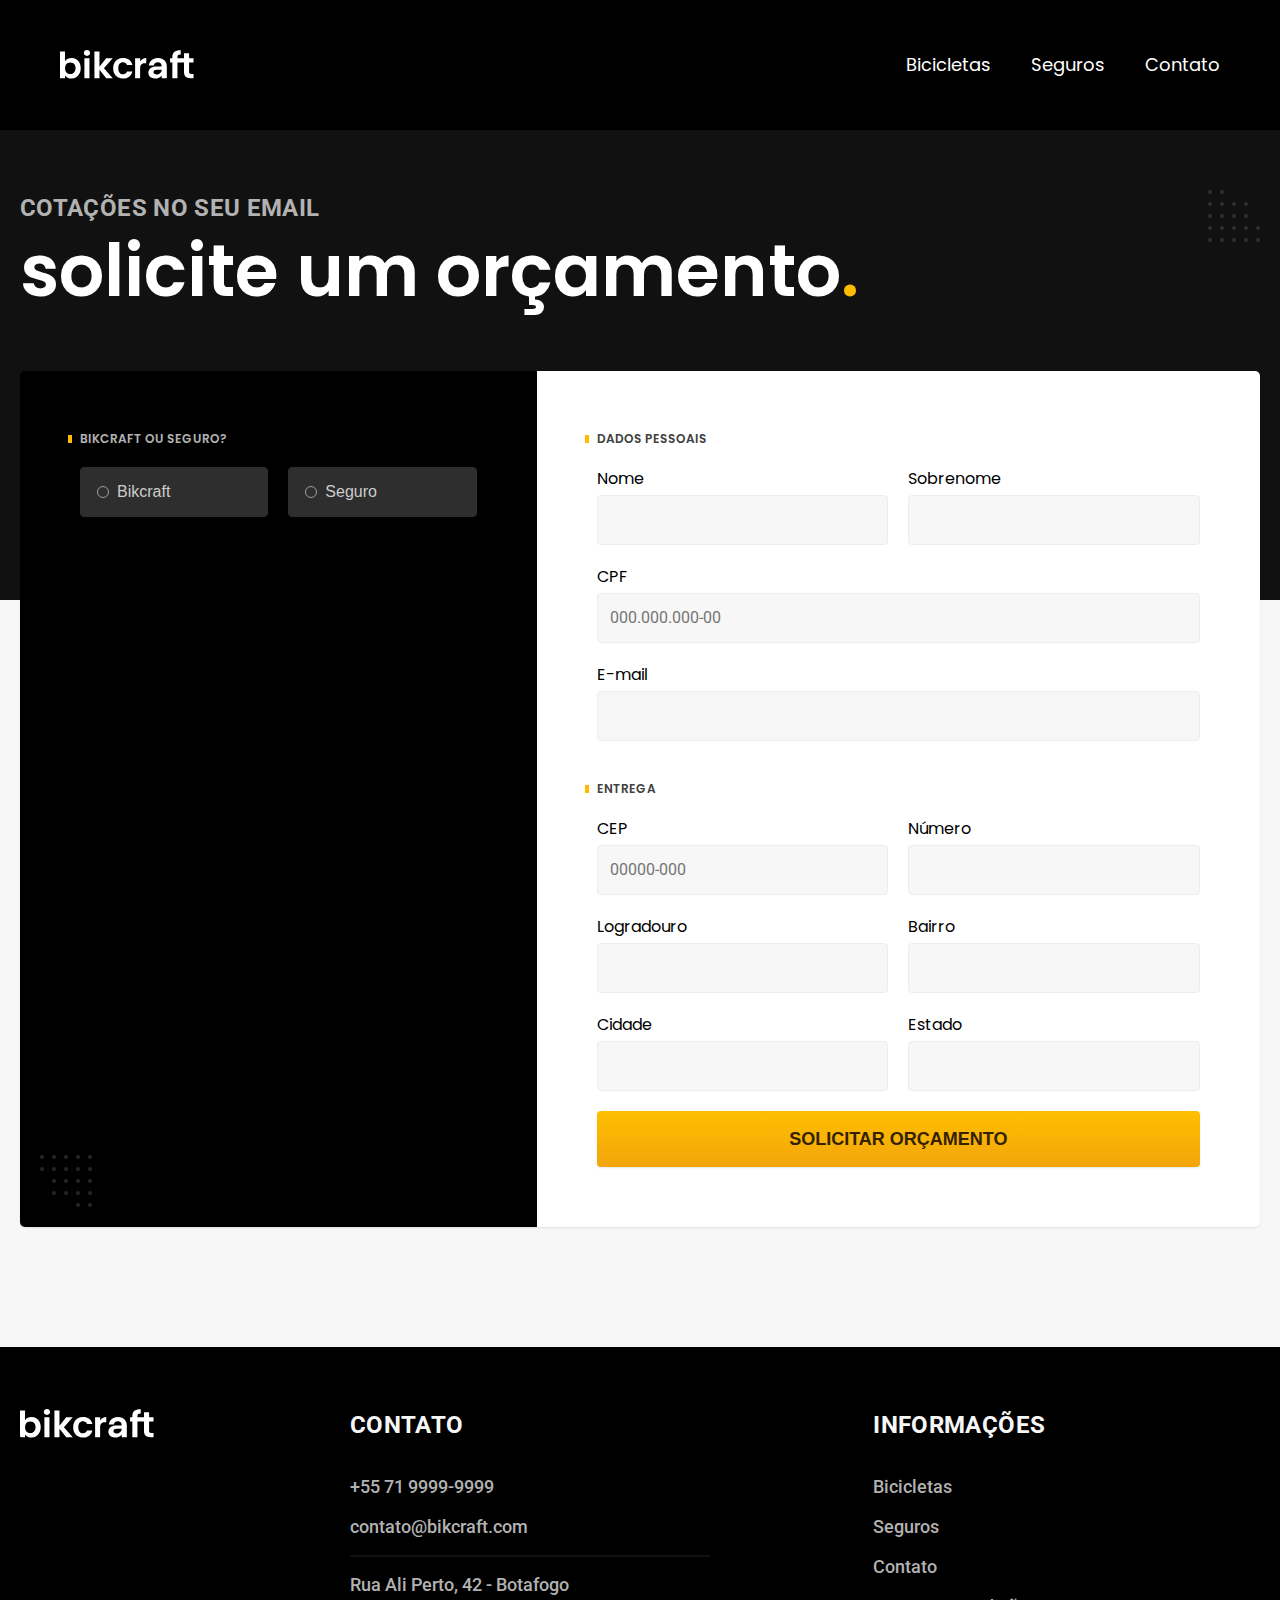
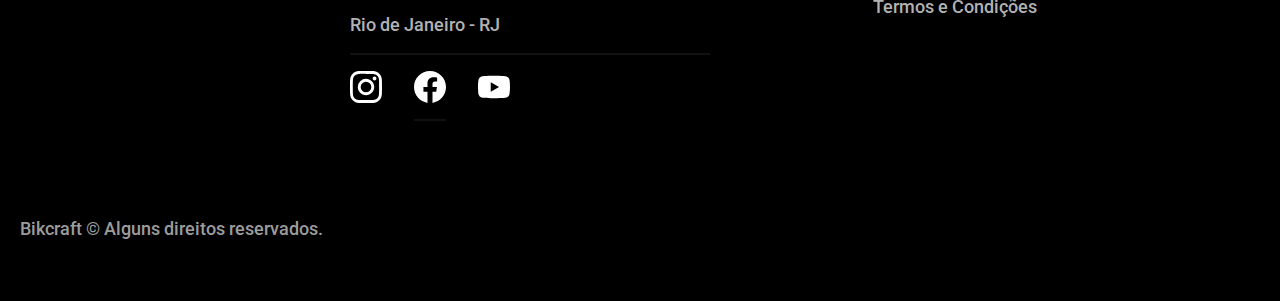
<file: orcamento.html>
<!DOCTYPE html>
<html lang="pt-br">

<head>
    <meta charset="UTF-8">
    <meta http-equiv="X-UA-Compatible" content="IE=edge">
    <meta name="viewport" content="width=device-width, initial-scale=1.0">
    <link rel="icon" href="./img/favicon.svg" type="image/svg+xml">
    <link rel="preload" href="./css/style.min.css" as="style">
    <link rel="stylesheet" href="./css/style.min.css">
    <title>Termos e Condições | Bikecraft</title>
    <meta name="description" content="Termos e Condições">
    <script>document.documentElement.classList.add('js');</script>
    <link rel="preconnect" href="https://fonts.googleapis.com">
    <link rel="preconnect" href="https://fonts.gstatic.com" crossorigin>
    <link href="https://fonts.googleapis.com/css2?family=Merriweather:ital,wght@1,900&family=Poppins:wght@400;600&family=Roboto:wght@400;500&display=swap" rel="stylesheet">
</head>

<body id="orcamento">
    <header class="header-bg">
        <div class="header">
            <nav class="navbar" aria-label="primaria">
                <a href="./index.html"><svg width="136" height="32" fill="none" xmlns="http://www.w3.org/2000/svg">
                        <path d="M5.04 13.196c.648-.96 1.536-1.74 2.664-2.34 1.152-.6 2.46-.9 3.924-.9 1.704 0 3.24.42 4.608 1.26 1.392.84 2.484 2.04 3.276 3.6.816 1.536 1.224 3.324 1.224 5.364s-.408 3.852-1.224 5.436c-.792 1.56-1.884 2.772-3.276 3.636-1.368.864-2.904 1.296-4.608 1.296-1.488 0-2.796-.288-3.924-.864-1.104-.6-1.992-1.368-2.664-2.304v2.844H0V3.584h5.04v9.612Zm10.548 6.984c0-1.2-.252-2.232-.756-3.096-.48-.888-1.128-1.56-1.944-2.016a5.104 5.104 0 0 0-2.592-.684c-.912 0-1.776.24-2.592.72-.792.456-1.44 1.128-1.944 2.016-.48.888-.72 1.932-.72 3.132 0 1.2.24 2.244.72 3.132.504.888 1.152 1.572 1.944 2.052.816.456 1.68.684 2.592.684.936 0 1.8-.24 2.592-.72.816-.48 1.464-1.164 1.944-2.052.504-.888.756-1.944.756-3.168ZM26.954 7.904c-.888 0-1.632-.276-2.232-.828-.576-.576-.864-1.284-.864-2.124 0-.84.288-1.536.864-2.088.6-.576 1.344-.864 2.232-.864.888 0 1.62.288 2.196.864.6.552.9 1.248.9 2.088 0 .84-.3 1.548-.9 2.124-.576.552-1.308.828-2.196.828Zm2.484 2.376v19.944h-5.04V10.28h5.04Zm16.788 19.944-6.768-8.496v8.496h-5.04V3.584h5.04V18.74l6.696-8.46h6.552l-8.784 10.008 8.856 9.936h-6.552Zm6.919-9.972c0-2.064.42-3.864 1.26-5.4.84-1.56 2.004-2.76 3.492-3.6 1.488-.864 3.192-1.296 5.112-1.296 2.472 0 4.512.624 6.12 1.872 1.632 1.224 2.724 2.952 3.276 5.184H66.97c-.288-.864-.78-1.536-1.476-2.016-.672-.504-1.512-.756-2.52-.756-1.44 0-2.58.528-3.42 1.584-.84 1.032-1.26 2.508-1.26 4.428 0 1.896.42 3.372 1.26 4.428.84 1.032 1.98 1.548 3.42 1.548 2.04 0 3.372-.912 3.996-2.736h5.436c-.552 2.16-1.644 3.876-3.276 5.148-1.632 1.272-3.672 1.908-6.12 1.908-1.92 0-3.624-.42-5.112-1.26a9.161 9.161 0 0 1-3.492-3.6c-.84-1.56-1.26-3.372-1.26-5.436h-.001Zm26.993-6.876a7.133 7.133 0 0 1 2.52-2.484c1.056-.6 2.256-.9 3.6-.9v5.292h-1.332c-1.584 0-2.784.372-3.6 1.116-.792.744-1.188 2.04-1.188 3.888v9.936h-5.04V10.28h5.04v3.096Zm21.574 14.004c-.552.912-1.452 1.68-2.7 2.304-1.248.6-2.592.9-4.032.9-1.248 0-2.376-.252-3.384-.756s-1.8-1.2-2.376-2.088c-.576-.888-.864-1.908-.864-3.06 0-1.848.684-3.36 2.052-4.536 1.392-1.176 3.468-1.764 6.228-1.764h5.076c-.048-1.272-.42-2.28-1.116-3.024-.672-.768-1.608-1.152-2.808-1.152-1.056 0-1.932.288-2.628.864-.696.552-1.14 1.332-1.332 2.34h-5.04c.24-1.44.756-2.724 1.548-3.852a8.143 8.143 0 0 1 3.168-2.664c1.32-.648 2.796-.972 4.428-.972 1.68 0 3.192.348 4.536 1.044a7.7 7.7 0 0 1 3.204 2.988c.768 1.296 1.152 2.82 1.152 4.572v11.7h-5.112V27.38Zm-5.256-.864c.84 0 1.656-.18 2.448-.54.816-.36 1.488-.9 2.016-1.62.528-.72.792-1.572.792-2.556v-.144h-4.788c-1.152 0-2.016.228-2.592.684-.552.456-.828 1.056-.828 1.8 0 .72.252 1.296.756 1.728.528.432 1.26.648 2.196.648Zm20.997-12.096v15.804h-5.112V14.42h-2.268v-4.14h2.268V9.272c0-2.448.696-4.248 2.088-5.4 1.392-1.152 3.492-1.692 6.3-1.62V6.5c-1.224-.024-2.076.18-2.556.612s-.72 1.212-.72 2.34v.828h6.55V5.348h5.076v4.932h4.464v4.14h-4.464v9.648c0 .672.156 1.164.468 1.476.336.288.888.432 1.656.432h2.34v4.248h-3.168c-4.248 0-6.372-2.064-6.372-6.192V14.42h-6.55Z" fill="var(--logo)" />
                    </svg></a>
                <ul class="header-menu font-1-18">
                    <li><a href="./bicicletas.html">Bicicletas</a></li>
                    <li><a href="./seguros.html">Seguros</a></li>
                    <li><a href="./contato.html">Contato</a></li>
                </ul>
            </nav>
        </div>
    </header>

    <main>
        <div class="titulo-bg">
            <div class="titulo container">
                <p class="font-2-24-caps cor-5">Cotações no seu email</p>
                <h1 class="font-1-64 cor-0">solicite um orçamento<span class="cor-p1">.</span></h1>
            </div>
        </div>
        <form class="orcamento container" action="./enviar" method="post">
            <div class="orcamento-produto">
                <h2 class="font-1-12 cor-5">Bikcraft ou Seguro?</h2>

                <input type="radio" name="tipo" value="bikcraft" id="bikcraft">
                <label class="font-1-12 cor-0" for="bikcraft">Bikcraft</label>

                <input type="radio" name="tipo" value="seguro" id="seguro">
                <label class="font-1-12 cor-0" for="seguro">Seguro</label>

                <div class="orcamento-conteudo" id="orcamento-bikcraft">
                    <h2 class="font-1-12 cor-5">Escolha a sua</h2>

                    <input type="radio" name="produto" value="nimbus" id="nimbus">
                    <label for="nimbus">Nimbus Stark <span>R$ 4999</span></label>
                    <div class="orcamento-detalhes">
                        <ul class="font-1-12 cor-8">
                            <li><img src="./img/icones/eletrica.svg" alt="">Motor Elétrico</li>
                            <li><img src="./img/icones/carbono.svg" alt="">Fibra de Carbono</li>
                            <li><img src="./img/icones/velocidade.svg" alt="">50 km/h</li>
                            <li><img src="./img/icones/rastreador.svg" alt="">Rastreador</li>
                        </ul>
                        <img src="./img/bicicletas/nimbus.jpg" alt="Bicicleta Preta">
                    </div>

                    <input type="radio" name="produto" value="magic" id="magic">
                    <label for="magic">Magic Might <span>R$ 2999</span></label>
                    <div class="orcamento-detalhes">
                        <ul class="font-1-12 cor-8">
                            <li><img src="./img/icones/eletrica.svg" alt="">Motor Elétrico</li>
                            <li><img src="./img/icones/carbono.svg" alt="">Fibra de Carbono</li>
                            <li><img src="./img/icones/velocidade.svg" alt="">45 km/h</li>
                            <li><img src="./img/icones/rastreador.svg" alt="">Rastreador</li>
                        </ul>
                        <img src="./img/bicicletas/magic.jpg" alt="Bicicleta Preta">
                    </div>

                    <input type="radio" name="produto" value="nebula" id="nebula">
                    <label for="nebula">Nebula Cosmic <span>R$ 3999</span></label>
                    <div class="orcamento-detalhes">
                        <ul class="font-1-12 cor-8">
                            <li><img src="./img/icones/eletrica.svg" alt="">Motor Elétrico</li>
                            <li><img src="./img/icones/carbono.svg" alt="">Fibra de Carbono</li>
                            <li><img src="./img/icones/velocidade.svg" alt="">40 km/h</li>
                            <li><img src="./img/icones/rastreador.svg" alt="">Rastreador</li>
                        </ul>
                        <img src="./img/bicicletas/nebula.jpg" alt="Bicicleta Branca">
                    </div>
                </div>

                <div class="orcamento-conteudo" id="orcamento-seguro">
                    <h2 class="font-1-12 cor-5">Escolha o plano</h2>

                    <input type="radio" name="produto" value="prata" id="prata">
                    <label for="prata">Prata <span>R$ 1999</span></label>

                    <input type="radio" name="produto" value="ouro" id="ouro">
                    <label for="ouro">Ouro <span>R$ 2999</span></label>
                </div>
            </div>
            <div class="orcamento-dados form">
                <h2 class="font-1-12 cor-9 col-2">dados pessoais</h2>
                <div class>
                    <label for="nome">Nome</label>
                    <input type="text" id="nome" name="nome">
                </div>
                <div class>
                    <label for="sobrenome">Sobrenome</label>
                    <input type="text" id="sobrenome" name="sobrenome">
                </div>
                <div class="col-2">
                    <label for="cpf">CPF</label>
                    <input type="text" id="cpf" name="cpf" placeholder="000.000.000-00">
                </div>
                <div class="col-2">
                    <label for="email">E-mail</label>
                    <input type="email" id="email" name="email" required>
                </div>
                <h2 class="font-1-12 cor-9 col-2">entrega</h2>
                <div class="">
                    <label for="cep">CEP</label>
                    <input type="text" id="cep" name="cep" placeholder="00000-000">
                </div>
                <div class="">
                    <label for="cep">Número</label>
                    <input type="text" id="cep" name="cep">
                </div>
                <div class="">
                    <label for="logradouro">Logradouro</label>
                    <input type="text" id="logradouro" name="logradouro">
                </div>
                <div class="">
                    <label for="bairro">Bairro</label>
                    <input type="text" id="bairro" name="bairro">
                </div>
                <div class="">
                    <label for="cidade">Cidade</label>
                    <input type="text" id="cidade" name="cidade">
                </div>
                <div class="">
                    <label for="estado">Estado</label>
                    <input type="text" id="estado" name="estado">
                </div>
                <button class="botao col-2">Solicitar Orçamento</button>
            </div>
        </form>
    </main>

    <footer class="footer">
        <div class="footer-container">
            <img src="./img/bikcraft.svg" alt="">
            <div class="font-2-18 cor-5 contatos">
                <h3 class="font-2-24-caps cor-1">Contato</h3>
                <ul class="contatos">
                    <li><a href="tel:+5571999999999">+55 71 9999-9999</a></li>
                    <li><a href="mailto:contato@bikcraft.com">contato@bikcraft.com</a></li>
                    <li><span>Rua Ali Perto, 42 - Botafogo</span></li>
                    <li><span>Rio de Janeiro - RJ</span></li>
                </ul>
                <ul class="redes">
                    <li><a href="http://www.instagram.com"><img src="./img/redes/instagram.svg" alt=""></a></li>
                    <li><a href="http://www.facebook.com"><img src="./img/redes/facebook.svg" alt=""></a></li>
                    <li><a href="http://www.youtube.com"><img src="./img/redes/youtube.svg" alt=""></a></li>
                </ul>
            </div>
            <div class="font-2-18 cor-5 informacoes">
                <h3 class="font-2-24-caps cor-1">Informações</h3>
                <ul>
                    <li><a href="./bicicletas.html">Bicicletas</a></li>
                    <li><a href="./seguros.html">Seguros</a></li>
                    <li><a href="./contato.html">Contato</a></li>
                    <li><a href="./termos.html">Termos e Condições</a></li>
                </ul>
            </div>
            <p class="font-2-18 cor-6 copyright">Bikcraft © Alguns direitos reservados.</p>
        </div>
    </footer>
    <script src="./js/script.js"></script>
    <script src="./js/formulario.js"></script>
    </head>
</file>
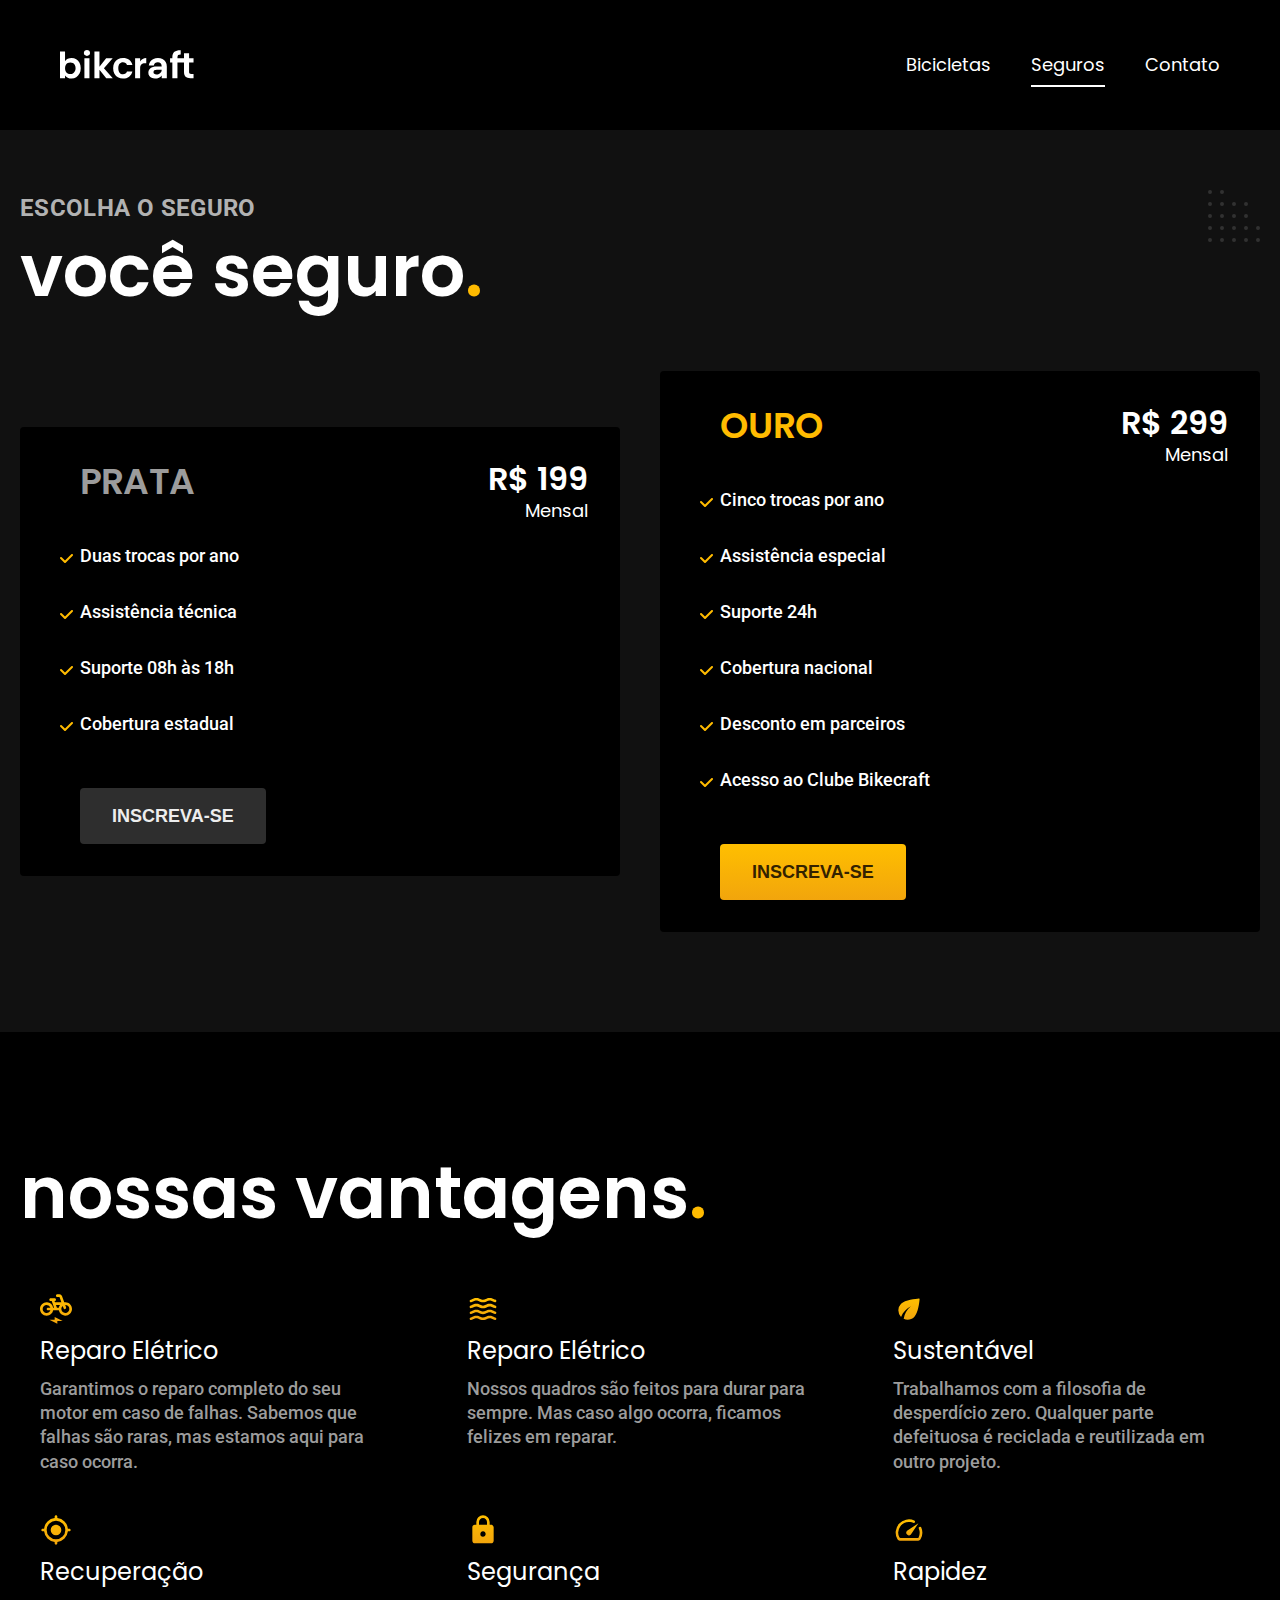
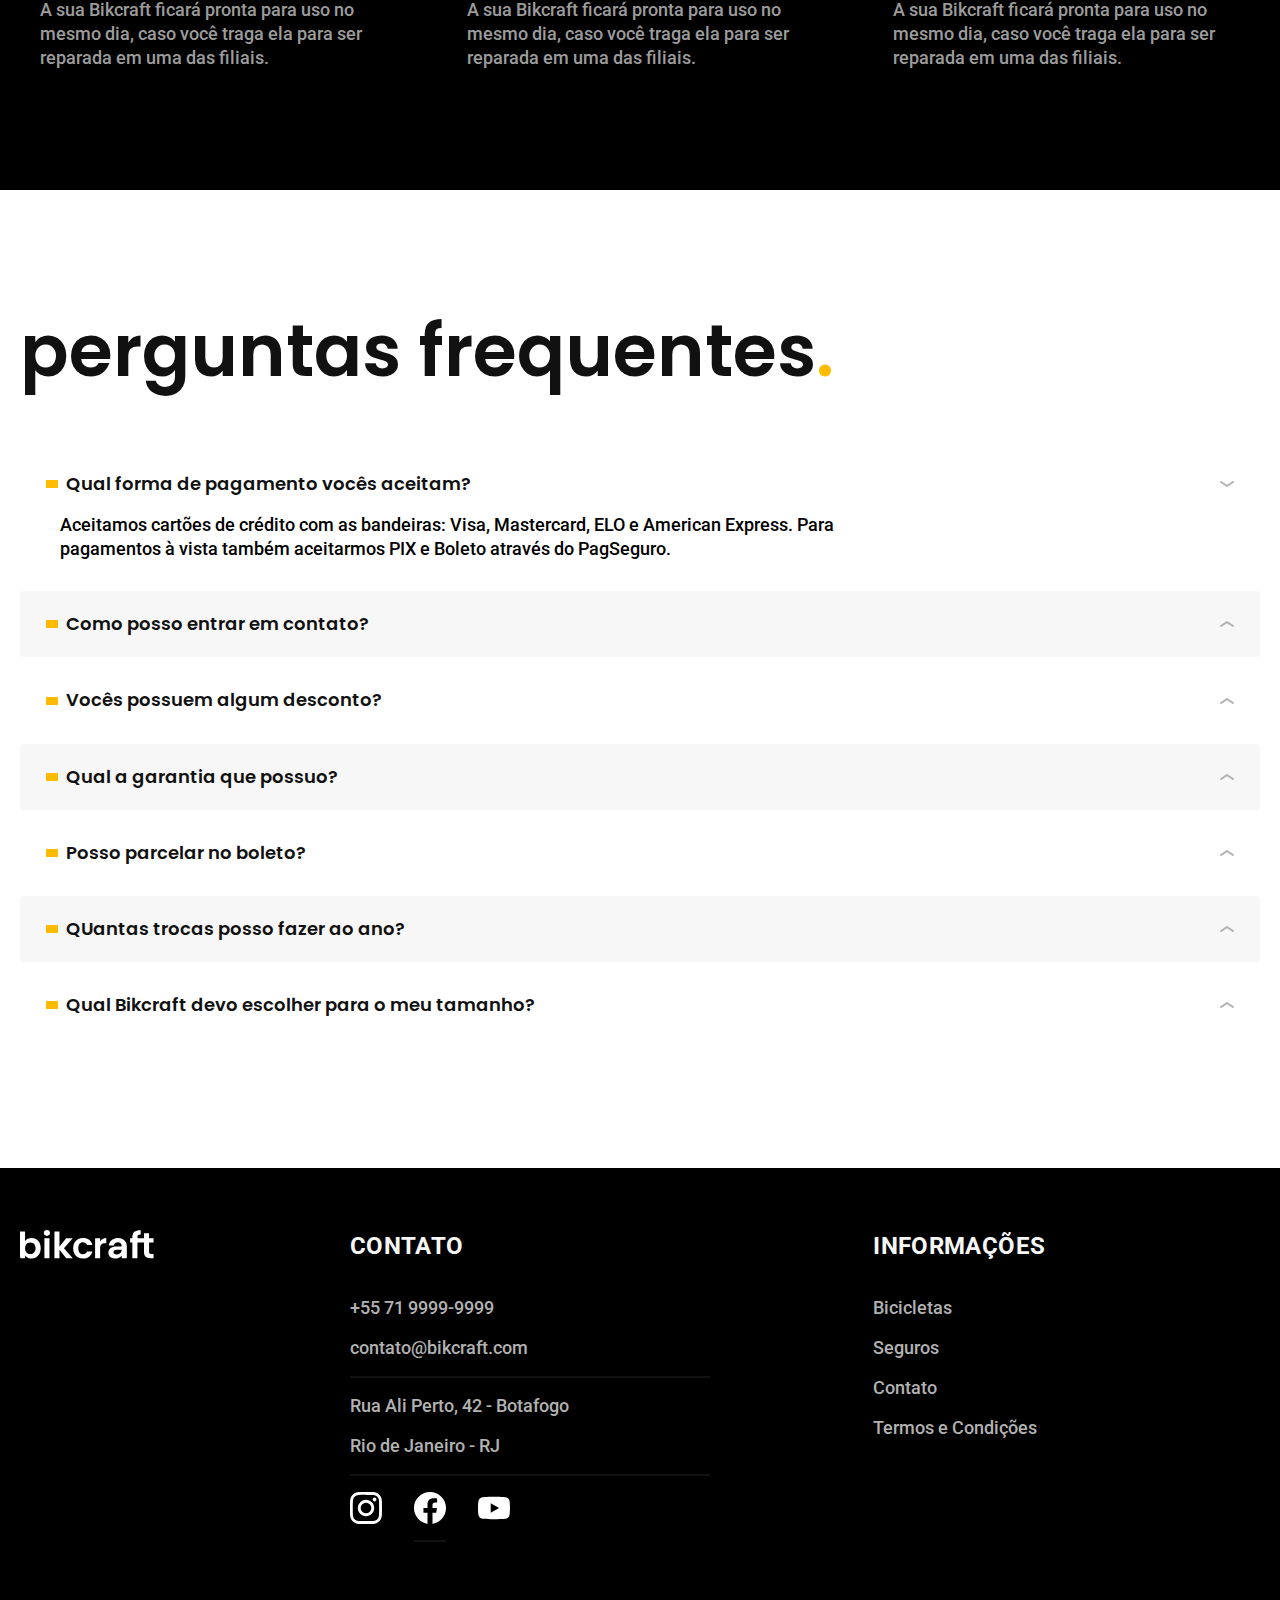
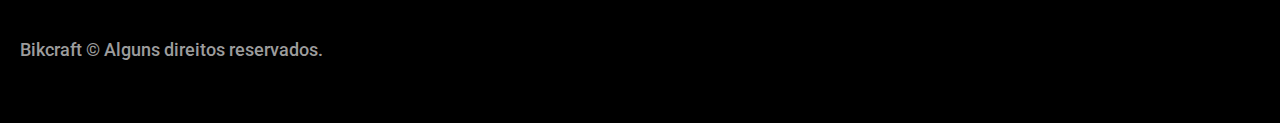
<file: seguros.html>
<!DOCTYPE html>
<html lang="pt-br">

<head>
    <meta charset="UTF-8">
    <meta http-equiv="X-UA-Compatible" content="IE=edge">
    <meta name="viewport" content="width=device-width, initial-scale=1.0">
    <link rel="icon" href="./img/favicon.svg" type="image/svg+xml">
    <link rel="preload" href="./css/style.min.css" as="style">
    <link rel="stylesheet" href="./css/style.min.css">
    <title>Seguros | Bikecraft</title>
    <meta name="description" content="Seguros">
    <script>document.documentElement.classList.add('js')</script>
    <link rel="preconnect" href="https://fonts.googleapis.com">
    <link rel="preconnect" href="https://fonts.gstatic.com" crossorigin>
    <link href="https://fonts.googleapis.com/css2?family=Merriweather:ital,wght@1,900&family=Poppins:wght@400;600&family=Roboto:wght@400;500&display=swap" rel="stylesheet">
</head>

<body id="seguros">
    <header class="header-bg">
        <div class="header">
            <nav class="navbar" aria-label="primaria">
                <a href="./index.html"><svg width="136" height="32" fill="none" xmlns="http://www.w3.org/2000/svg">
                        <path d="M5.04 13.196c.648-.96 1.536-1.74 2.664-2.34 1.152-.6 2.46-.9 3.924-.9 1.704 0 3.24.42 4.608 1.26 1.392.84 2.484 2.04 3.276 3.6.816 1.536 1.224 3.324 1.224 5.364s-.408 3.852-1.224 5.436c-.792 1.56-1.884 2.772-3.276 3.636-1.368.864-2.904 1.296-4.608 1.296-1.488 0-2.796-.288-3.924-.864-1.104-.6-1.992-1.368-2.664-2.304v2.844H0V3.584h5.04v9.612Zm10.548 6.984c0-1.2-.252-2.232-.756-3.096-.48-.888-1.128-1.56-1.944-2.016a5.104 5.104 0 0 0-2.592-.684c-.912 0-1.776.24-2.592.72-.792.456-1.44 1.128-1.944 2.016-.48.888-.72 1.932-.72 3.132 0 1.2.24 2.244.72 3.132.504.888 1.152 1.572 1.944 2.052.816.456 1.68.684 2.592.684.936 0 1.8-.24 2.592-.72.816-.48 1.464-1.164 1.944-2.052.504-.888.756-1.944.756-3.168ZM26.954 7.904c-.888 0-1.632-.276-2.232-.828-.576-.576-.864-1.284-.864-2.124 0-.84.288-1.536.864-2.088.6-.576 1.344-.864 2.232-.864.888 0 1.62.288 2.196.864.6.552.9 1.248.9 2.088 0 .84-.3 1.548-.9 2.124-.576.552-1.308.828-2.196.828Zm2.484 2.376v19.944h-5.04V10.28h5.04Zm16.788 19.944-6.768-8.496v8.496h-5.04V3.584h5.04V18.74l6.696-8.46h6.552l-8.784 10.008 8.856 9.936h-6.552Zm6.919-9.972c0-2.064.42-3.864 1.26-5.4.84-1.56 2.004-2.76 3.492-3.6 1.488-.864 3.192-1.296 5.112-1.296 2.472 0 4.512.624 6.12 1.872 1.632 1.224 2.724 2.952 3.276 5.184H66.97c-.288-.864-.78-1.536-1.476-2.016-.672-.504-1.512-.756-2.52-.756-1.44 0-2.58.528-3.42 1.584-.84 1.032-1.26 2.508-1.26 4.428 0 1.896.42 3.372 1.26 4.428.84 1.032 1.98 1.548 3.42 1.548 2.04 0 3.372-.912 3.996-2.736h5.436c-.552 2.16-1.644 3.876-3.276 5.148-1.632 1.272-3.672 1.908-6.12 1.908-1.92 0-3.624-.42-5.112-1.26a9.161 9.161 0 0 1-3.492-3.6c-.84-1.56-1.26-3.372-1.26-5.436h-.001Zm26.993-6.876a7.133 7.133 0 0 1 2.52-2.484c1.056-.6 2.256-.9 3.6-.9v5.292h-1.332c-1.584 0-2.784.372-3.6 1.116-.792.744-1.188 2.04-1.188 3.888v9.936h-5.04V10.28h5.04v3.096Zm21.574 14.004c-.552.912-1.452 1.68-2.7 2.304-1.248.6-2.592.9-4.032.9-1.248 0-2.376-.252-3.384-.756s-1.8-1.2-2.376-2.088c-.576-.888-.864-1.908-.864-3.06 0-1.848.684-3.36 2.052-4.536 1.392-1.176 3.468-1.764 6.228-1.764h5.076c-.048-1.272-.42-2.28-1.116-3.024-.672-.768-1.608-1.152-2.808-1.152-1.056 0-1.932.288-2.628.864-.696.552-1.14 1.332-1.332 2.34h-5.04c.24-1.44.756-2.724 1.548-3.852a8.143 8.143 0 0 1 3.168-2.664c1.32-.648 2.796-.972 4.428-.972 1.68 0 3.192.348 4.536 1.044a7.7 7.7 0 0 1 3.204 2.988c.768 1.296 1.152 2.82 1.152 4.572v11.7h-5.112V27.38Zm-5.256-.864c.84 0 1.656-.18 2.448-.54.816-.36 1.488-.9 2.016-1.62.528-.72.792-1.572.792-2.556v-.144h-4.788c-1.152 0-2.016.228-2.592.684-.552.456-.828 1.056-.828 1.8 0 .72.252 1.296.756 1.728.528.432 1.26.648 2.196.648Zm20.997-12.096v15.804h-5.112V14.42h-2.268v-4.14h2.268V9.272c0-2.448.696-4.248 2.088-5.4 1.392-1.152 3.492-1.692 6.3-1.62V6.5c-1.224-.024-2.076.18-2.556.612s-.72 1.212-.72 2.34v.828h6.55V5.348h5.076v4.932h4.464v4.14h-4.464v9.648c0 .672.156 1.164.468 1.476.336.288.888.432 1.656.432h2.34v4.248h-3.168c-4.248 0-6.372-2.064-6.372-6.192V14.42h-6.55Z" fill="var(--logo)" />
                    </svg></a>
                <ul class="header-menu font-1-18">
                    <li><a href="./bicicletas.html">Bicicletas</a></li>
                    <li><a href="./seguros.html">Seguros</a></li>
                    <li><a href="./contato.html">Contato</a></li>
                </ul>
            </nav>
        </div>
    </header>

    <main class="seguros-background">
        <div class="titulo-bg">
            <div class="titulo container">
                <p class="font-2-24-caps cor-5">escolha o seguro</p>
                <h1 class="font-1-64 cor-0">você seguro<span class="cor-p1">.</span></h1>
            </div>
        </div>
        <div class="seguros">
            <div class="cor-0">
                <div class="opcoes">
                    <div class="prata fadeInLeft" data-anime="200">
                        <div class="plano">
                            <h3 class="font-1-32 cor-6">Prata</h3>
                            <div class="preço">
                                <div>
                                    <span class="font-1-32">R$ 199</span>
                                    <span class="font-1-18">Mensal</span>
                                </div>
                            </div>
                        </div>
                        <ul class="font-2-18">
                            <li>Duas trocas por ano</li>
                            <li>Assistência técnica</li>
                            <li>Suporte 08h às 18h</li>
                            <li>Cobertura estadual</li>
                        </ul class="font-2-18">
                        <a href="./orcamento.html?tipo=seguro&produto=prata" class="botao secundario">INSCREVA-SE</a>
                    </div>
                    <div class="ouro fadeInRight" data-anime="400">
                        <div class="plano">
                            <h3 class="font-1-32 cor-p1">Ouro</h3>
                            <div class="preço">
                                <span class="font-1-32">R$ 299</span>
                                <span class="font-1-18">Mensal</span>
                            </div>
                        </div>
                        <ul class="font-2-18">
                            <li>Cinco trocas por ano</li>
                            <li>Assistência especial</li>
                            <li>Suporte 24h</li>
                            <li>Cobertura nacional</li>
                            <li>Desconto em parceiros</li>
                            <li>Acesso ao Clube Bikecraft</li>
                        </ul>
                        <a href="./orcamento.html?tipo=seguro&produto=ouro" class="botao">INSCREVA-SE</a>
                        <div>
                        </div>
                    </div>
                </div>
            </div>
        </div>
    </main>

    <article class="vantagens-bg">
        <div class="vantagens container">
            <h2 class="font-1-64 cor-0">nossas vantagens<span class="cor-p1">.</span></h2>
            <ul class="vantagens-lista">
                <li>
                    <img src="./img/icones/eletrica.svg" alt="">
                    <h3 class="font-1-24 cor-0">Reparo Elétrico</h3>
                    <p class="cor-6 font-2-18">Garantimos o reparo completo do seu motor em caso de falhas. Sabemos que falhas são raras, mas estamos aqui para caso ocorra.</p>
                </li>
                <li>
                    <img src="./img/icones/carbono.svg" alt="">
                    <h3 class="font-1-24 cor-0">Reparo Elétrico</h3>
                    <p class="cor-6 font-2-18">Nossos quadros são feitos para durar para sempre. Mas caso algo ocorra, ficamos felizes em reparar.</p>
                </li>
                <li>
                    <img src="./img/icones/sustentavel.svg" alt="">
                    <h3 class="font-1-24 cor-0">Sustentável</h3>
                    <p class="cor-6 font-2-18">Trabalhamos com a filosofia de desperdício zero. Qualquer parte defeituosa é reciclada e reutilizada em outro projeto.</p>
                </li>
                <li>
                    <img src="./img/icones/rastreador.svg" alt="">
                    <h3 class="font-1-24 cor-0">Recuperação</h3>
                    <p class="cor-6 font-2-18">A sua Bikcraft ficará pronta para uso no mesmo dia, caso você traga ela para ser reparada em uma das filiais.</p>
                </li>
                <li>
                    <img src="./img/icones/seguro.svg" alt="">
                    <h3 class="font-1-24 cor-0">Segurança</h3>
                    <p class="cor-6 font-2-18">A sua Bikcraft ficará pronta para uso no mesmo dia, caso você traga ela para ser reparada em uma das filiais.</p>
                </li>
                <li>
                    <img src="./img/icones/velocidade.svg" alt="">
                    <h3 class="font-1-24 cor-0">Rapidez</h3>
                    <p class="cor-6 font-2-18">A sua Bikcraft ficará pronta para uso no mesmo dia, caso você traga ela para ser reparada em uma das filiais.</p>
                </li>
            </ul>
        </div>
    </article>

    <article class="perguntas container">
        <h2 class="font-1-64 cor-11">perguntas frequentes<span class="cor-p1">.</span></h2>
        <dl>
            <dt><button class="font-1-18b cor-11" aria-controls="pergunta1" aria-expanded="true">Qual forma de pagamento vocês aceitam?</button></dt>
            <dd class="font-2-18 cor-c9 ativo" id="pergunta1">Aceitamos cartões de crédito com as bandeiras: Visa, Mastercard, ELO e American Express. Para pagamentos à vista também aceitarmos PIX e Boleto através do PagSeguro.</dd>
        </dl>
        <dl>
            <dt><button class="font-1-18b cor-11" aria-controls="pergunta2" aria-expanded="false">Como posso entrar em contato?</button></dt>
            <dd class="font-2-18 cor-9" id="pergunta2">Aceitamos cartões de crédito com as bandeiras: Visa, Mastercard, ELO e American Express. Para pagamentos à vista também aceitarmos PIX e Boleto através do PagSeguro.</dd>
        </dl>
        <dl>
            <dt><button class="font-1-18b cor-11" aria-controls="pergunta3" aria-expanded="false">Vocês possuem algum desconto?</button></dt>
            <dd class="font-2-18 cor-9" id="pergunta3">Aceitamos cartões de crédito com as bandeiras: Visa, Mastercard, ELO e American Express. Para pagamentos à vista também aceitarmos PIX e Boleto através do PagSeguro.</dd>
        </dl>
        <dl>
            <dt><button class="font-1-18b cor-11" aria-controls="pergunta4" aria-expanded="false">Qual a garantia que possuo?</button></dt>
            <dd class="font-2-18 cor-9" id="pergunta4">Aceitamos cartões de crédito com as bandeiras: Visa, Mastercard, ELO e American Express. Para pagamentos à vista também aceitarmos PIX e Boleto através do PagSeguro.</dd>
        </dl>
        <dl>
            <dt><button class="font-1-18b cor-11" aria-controls="pergunta5" aria-expanded="false">Posso parcelar no boleto?</button></dt>
            <dd class="font-2-18 cor-9" id="pergunta5">Aceitamos cartões de crédito com as bandeiras: Visa, Mastercard, ELO e American Express. Para pagamentos à vista também aceitarmos PIX e Boleto através do PagSeguro.</dd>
        </dl>
        <dl>
            <dt><button class="font-1-18b cor-11" aria-controls="pergunta6" aria-expanded="false">QUantas trocas posso fazer ao ano?</button></dt>
            <dd class="font-2-18 cor-9" id="pergunta6">Aceitamos cartões de crédito com as bandeiras: Visa, Mastercard, ELO e American Express. Para pagamentos à vista também aceitarmos PIX e Boleto através do PagSeguro.</dd>
        </dl>
        <dl>
            <dt><button class="font-1-18b cor-11" aria-controls="pergunta7" aria-expanded="false">Qual Bikcraft devo escolher para o meu tamanho?</button></dt>
            <dd class="font-2-18 cor-9" id="pergunta7">Aceitamos cartões de crédito com as bandeiras: Visa, Mastercard, ELO e American Express. Para pagamentos à vista também aceitarmos PIX e Boleto através do PagSeguro.</dd>
        </dl>
    </article>

    <footer class="footer">
        <div class="footer-container">
            <img src="./img/bikcraft.svg" alt="">
            <div class="font-2-18 cor-5 contatos">
                <h3 class="font-2-24-caps cor-1">Contato</h3>
                <ul class="contatos">
                    <li><a href="tel:+5571999999999">+55 71 9999-9999</a></li>
                    <li><a href="mailto:contato@bikcraft.com">contato@bikcraft.com</a></li>
                    <li><span>Rua Ali Perto, 42 - Botafogo</span></li>
                    <li><span>Rio de Janeiro - RJ</span></li>
                </ul>
                <ul class="redes">
                    <li><a href=""><img src="./img/redes/instagram.svg" alt=""></a></li>
                    <li><a href=""><img src="./img/redes/facebook.svg" alt=""></a></li>
                    <li><a href=""><img src="./img/redes/youtube.svg" alt=""></a></li>
                </ul>
            </div>
            <div class="font-2-18 cor-5 informacoes">
                <h3 class="font-2-24-caps cor-1">Informações</h3>
                <ul>
                    <li><a href="./bicicletas.html">Bicicletas</a></li>
                    <li><a href="./seguros.html">Seguros</a></li>
                    <li><a href="./contato.html">Contato</a></li>
                    <li><a href="./termos.html">Termos e Condições</a></li>
                </ul>
            </div>
            <p class="font-2-18 cor-6 copyright">Bikcraft © Alguns direitos reservados.</p>
        </div>
    </footer>
    <script src="./js/plugins/simple-anime.js"></script>
    <script src="./js/script.js"></script>
    </head>
</file>
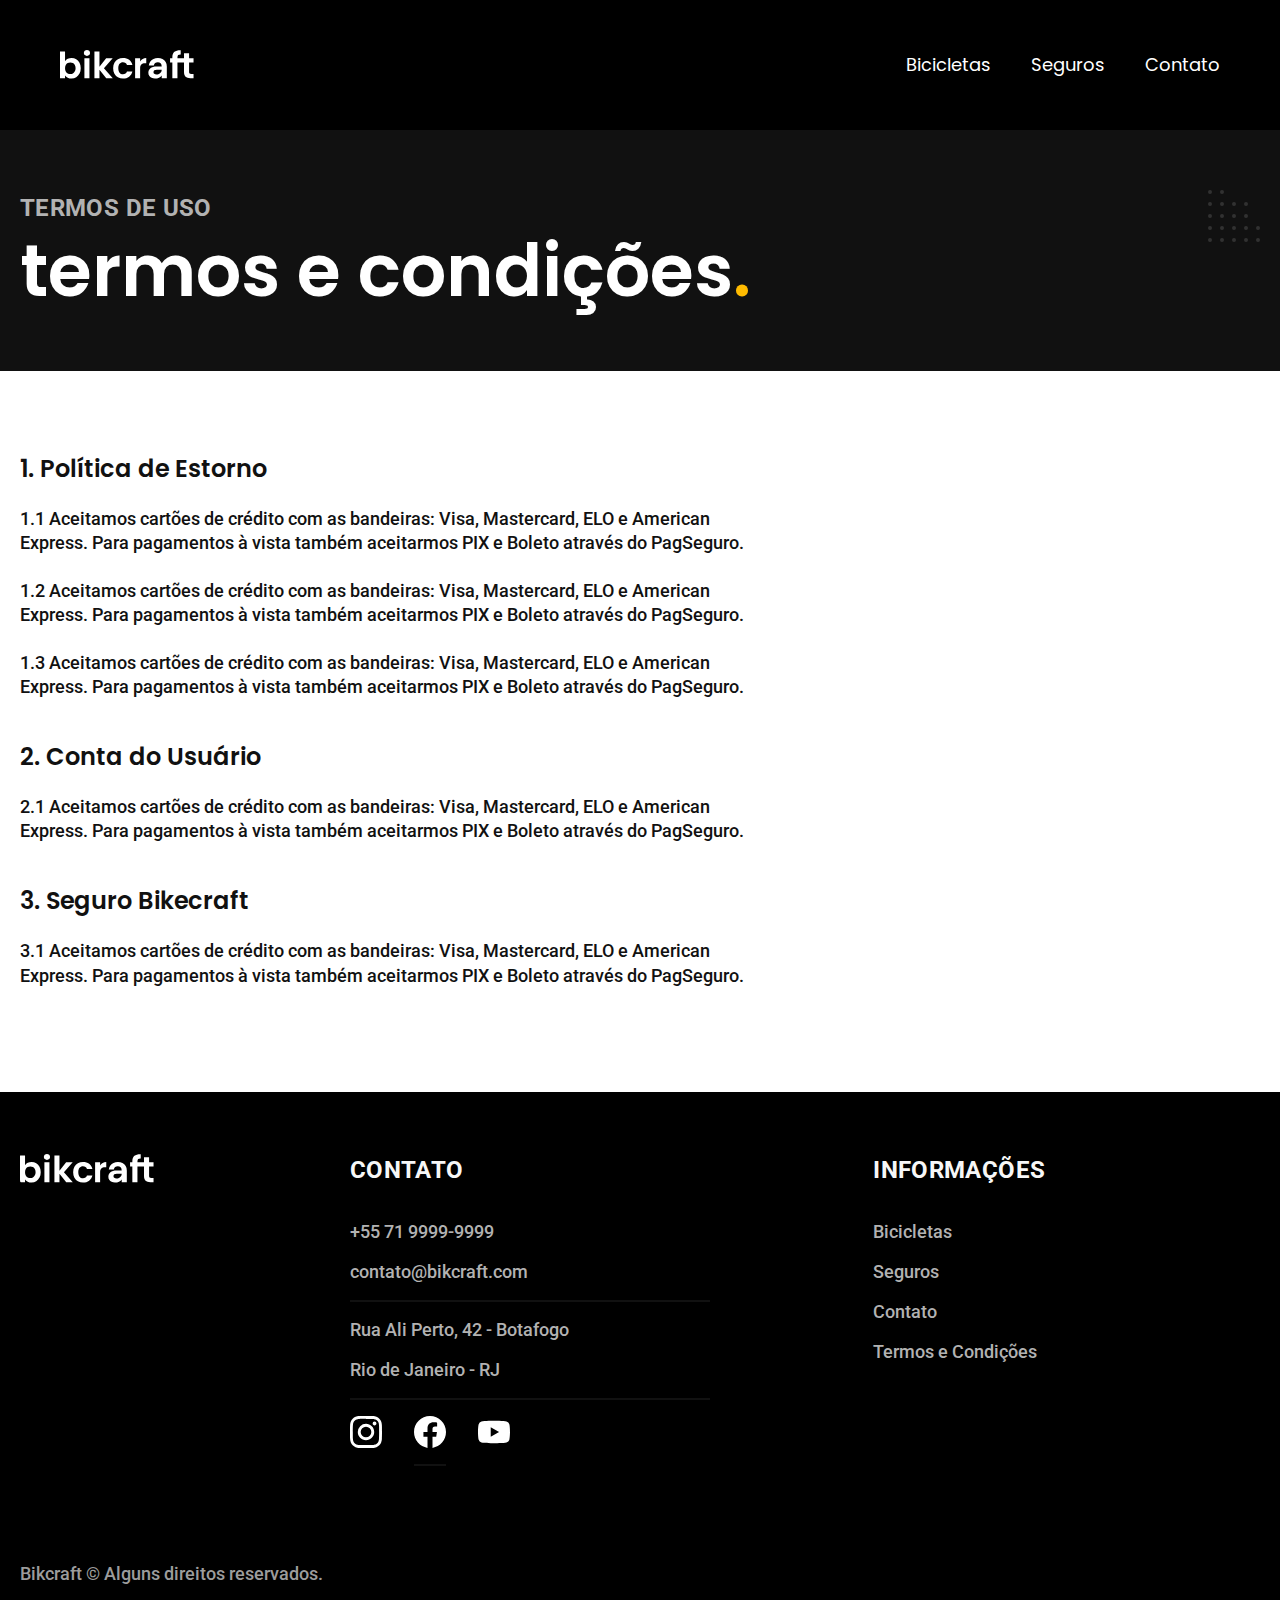
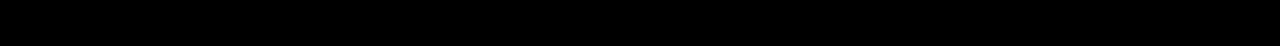
<file: termos.html>
<!DOCTYPE html>
<html lang="pt-br">

<head>
    <meta charset="UTF-8">
    <meta http-equiv="X-UA-Compatible" content="IE=edge">
    <meta name="viewport" content="width=device-width, initial-scale=1.0">
    <link rel="icon" href="./img/favicon.svg" type="image/svg+xml">
    <link rel="preload" href="./css/style.min.css" as="style">
    <link rel="stylesheet" href="./css/style.min.css">
    <title>Termos e Condições | Bikecraft</title>
    <meta name="description" content="Termos e Condições">
    <script>document.documentElement.classList.add('js')</script>
    <link rel="preconnect" href="https://fonts.googleapis.com">
    <link rel="preconnect" href="https://fonts.gstatic.com" crossorigin>
    <link href="https://fonts.googleapis.com/css2?family=Merriweather:ital,wght@1,900&family=Poppins:wght@400;600&family=Roboto:wght@400;500&display=swap" rel="stylesheet">
</head>

<body id="termos">
    <header class="header-bg">
        <div class="header">
            <nav class="navbar" aria-label="primaria">
                <a href="./index.html"><svg width="136" height="32" fill="none" xmlns="http://www.w3.org/2000/svg">
                        <path d="M5.04 13.196c.648-.96 1.536-1.74 2.664-2.34 1.152-.6 2.46-.9 3.924-.9 1.704 0 3.24.42 4.608 1.26 1.392.84 2.484 2.04 3.276 3.6.816 1.536 1.224 3.324 1.224 5.364s-.408 3.852-1.224 5.436c-.792 1.56-1.884 2.772-3.276 3.636-1.368.864-2.904 1.296-4.608 1.296-1.488 0-2.796-.288-3.924-.864-1.104-.6-1.992-1.368-2.664-2.304v2.844H0V3.584h5.04v9.612Zm10.548 6.984c0-1.2-.252-2.232-.756-3.096-.48-.888-1.128-1.56-1.944-2.016a5.104 5.104 0 0 0-2.592-.684c-.912 0-1.776.24-2.592.72-.792.456-1.44 1.128-1.944 2.016-.48.888-.72 1.932-.72 3.132 0 1.2.24 2.244.72 3.132.504.888 1.152 1.572 1.944 2.052.816.456 1.68.684 2.592.684.936 0 1.8-.24 2.592-.72.816-.48 1.464-1.164 1.944-2.052.504-.888.756-1.944.756-3.168ZM26.954 7.904c-.888 0-1.632-.276-2.232-.828-.576-.576-.864-1.284-.864-2.124 0-.84.288-1.536.864-2.088.6-.576 1.344-.864 2.232-.864.888 0 1.62.288 2.196.864.6.552.9 1.248.9 2.088 0 .84-.3 1.548-.9 2.124-.576.552-1.308.828-2.196.828Zm2.484 2.376v19.944h-5.04V10.28h5.04Zm16.788 19.944-6.768-8.496v8.496h-5.04V3.584h5.04V18.74l6.696-8.46h6.552l-8.784 10.008 8.856 9.936h-6.552Zm6.919-9.972c0-2.064.42-3.864 1.26-5.4.84-1.56 2.004-2.76 3.492-3.6 1.488-.864 3.192-1.296 5.112-1.296 2.472 0 4.512.624 6.12 1.872 1.632 1.224 2.724 2.952 3.276 5.184H66.97c-.288-.864-.78-1.536-1.476-2.016-.672-.504-1.512-.756-2.52-.756-1.44 0-2.58.528-3.42 1.584-.84 1.032-1.26 2.508-1.26 4.428 0 1.896.42 3.372 1.26 4.428.84 1.032 1.98 1.548 3.42 1.548 2.04 0 3.372-.912 3.996-2.736h5.436c-.552 2.16-1.644 3.876-3.276 5.148-1.632 1.272-3.672 1.908-6.12 1.908-1.92 0-3.624-.42-5.112-1.26a9.161 9.161 0 0 1-3.492-3.6c-.84-1.56-1.26-3.372-1.26-5.436h-.001Zm26.993-6.876a7.133 7.133 0 0 1 2.52-2.484c1.056-.6 2.256-.9 3.6-.9v5.292h-1.332c-1.584 0-2.784.372-3.6 1.116-.792.744-1.188 2.04-1.188 3.888v9.936h-5.04V10.28h5.04v3.096Zm21.574 14.004c-.552.912-1.452 1.68-2.7 2.304-1.248.6-2.592.9-4.032.9-1.248 0-2.376-.252-3.384-.756s-1.8-1.2-2.376-2.088c-.576-.888-.864-1.908-.864-3.06 0-1.848.684-3.36 2.052-4.536 1.392-1.176 3.468-1.764 6.228-1.764h5.076c-.048-1.272-.42-2.28-1.116-3.024-.672-.768-1.608-1.152-2.808-1.152-1.056 0-1.932.288-2.628.864-.696.552-1.14 1.332-1.332 2.34h-5.04c.24-1.44.756-2.724 1.548-3.852a8.143 8.143 0 0 1 3.168-2.664c1.32-.648 2.796-.972 4.428-.972 1.68 0 3.192.348 4.536 1.044a7.7 7.7 0 0 1 3.204 2.988c.768 1.296 1.152 2.82 1.152 4.572v11.7h-5.112V27.38Zm-5.256-.864c.84 0 1.656-.18 2.448-.54.816-.36 1.488-.9 2.016-1.62.528-.72.792-1.572.792-2.556v-.144h-4.788c-1.152 0-2.016.228-2.592.684-.552.456-.828 1.056-.828 1.8 0 .72.252 1.296.756 1.728.528.432 1.26.648 2.196.648Zm20.997-12.096v15.804h-5.112V14.42h-2.268v-4.14h2.268V9.272c0-2.448.696-4.248 2.088-5.4 1.392-1.152 3.492-1.692 6.3-1.62V6.5c-1.224-.024-2.076.18-2.556.612s-.72 1.212-.72 2.34v.828h6.55V5.348h5.076v4.932h4.464v4.14h-4.464v9.648c0 .672.156 1.164.468 1.476.336.288.888.432 1.656.432h2.34v4.248h-3.168c-4.248 0-6.372-2.064-6.372-6.192V14.42h-6.55Z" fill="var(--logo)" />
                    </svg></a>
                <ul class="header-menu font-1-18">
                    <li><a href="./bicicletas.html">Bicicletas</a></li>
                    <li><a href="./seguros.html">Seguros</a></li>
                    <li><a href="./contato.html">Contato</a></li>
                </ul>
            </nav>
        </div>
    </header>

    <main>
        <div class="titulo-bg">
            <div class="titulo container">
                <p class="font-2-24-caps cor-5">Termos de uso</p>
                <h1 class="font-1-64 cor-0">termos e condições<span class="cor-p1">.</span></h1>
            </div>
        </div>
        <div class="termos container font-2-18 cor-11">
            <h2 class="font-1-24 cor-11">1. Política de Estorno</h2>
            <p>1.1 Aceitamos cartões de crédito com as bandeiras: Visa, Mastercard, ELO e American Express. Para pagamentos à vista também aceitarmos PIX e Boleto através do PagSeguro.</p>
            <p>1.2 Aceitamos cartões de crédito com as bandeiras: Visa, Mastercard, ELO e American Express. Para pagamentos à vista também aceitarmos PIX e Boleto através do PagSeguro.</p>
            <p>1.3 Aceitamos cartões de crédito com as bandeiras: Visa, Mastercard, ELO e American Express. Para pagamentos à vista também aceitarmos PIX e Boleto através do PagSeguro.</p>
            <h2 class="font-1-24 cor-11">2. Conta do Usuário</h2>
            <p>2.1 Aceitamos cartões de crédito com as bandeiras: Visa, Mastercard, ELO e American Express. Para pagamentos à vista também aceitarmos PIX e Boleto através do PagSeguro.</p>
            <h2 class="font-1-24 cor-11">3. Seguro Bikecraft</h2>
            <p>3.1 Aceitamos cartões de crédito com as bandeiras: Visa, Mastercard, ELO e American Express. Para pagamentos à vista também aceitarmos PIX e Boleto através do PagSeguro.</p>
        </div>
    </main>

    <footer class="footer">
        <div class="footer-container">
            <img src="./img/bikcraft.svg" alt="">
            <div class="font-2-18 cor-5 contatos">
                <h3 class="font-2-24-caps cor-1">Contato</h3>
                <ul class="contatos">
                    <li><a href="tel:+5571999999999">+55 71 9999-9999</a></li>
                    <li><a href="mailto:contato@bikcraft.com">contato@bikcraft.com</a></li>
                    <li><span>Rua Ali Perto, 42 - Botafogo</span></li>
                    <li><span>Rio de Janeiro - RJ</span></li>
                </ul>
                <ul class="redes">
                    <li><a href="http://www.instagram.com"><img src="./img/redes/instagram.svg" alt=""></a></li>
                    <li><a href="http://www.facebook.com"><img src="./img/redes/facebook.svg" alt=""></a></li>
                    <li><a href="http://www.youtube.com"><img src="./img/redes/youtube.svg" alt=""></a></li>
                </ul>
            </div>
            <div class="font-2-18 cor-5 informacoes">
                <h3 class="font-2-24-caps cor-1">Informações</h3>
                <ul>
                    <li><a href="./bicicletas.html">Bicicletas</a></li>
                    <li><a href="./seguros.html">Seguros</a></li>
                    <li><a href="./contato.html">Contato</a></li>
                    <li><a href="./termos.html">Termos e Condições</a></li>
                </ul>
            </div>
            <p class="font-2-18 cor-6 copyright">Bikcraft © Alguns direitos reservados.</p>
        </div>
    </footer>
    <script src="./js/script.js"></script>
    </head>
</file>
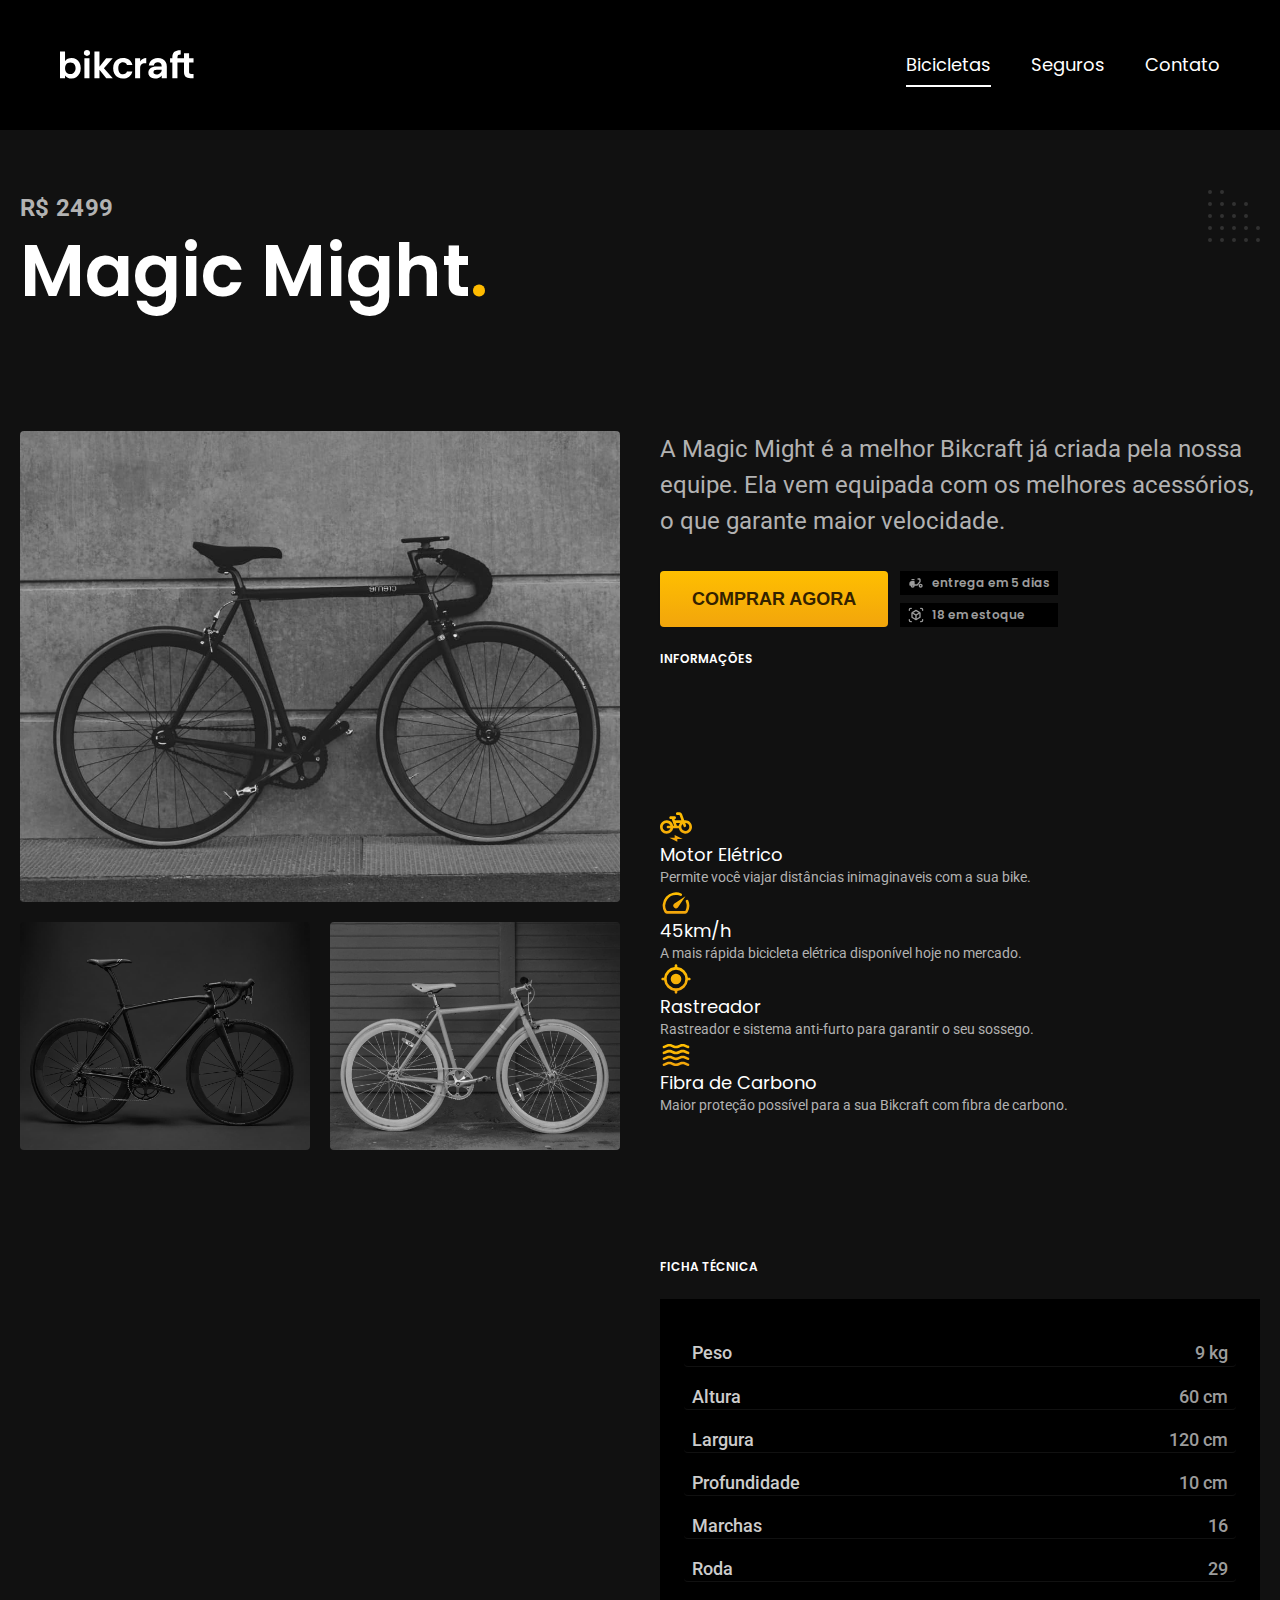
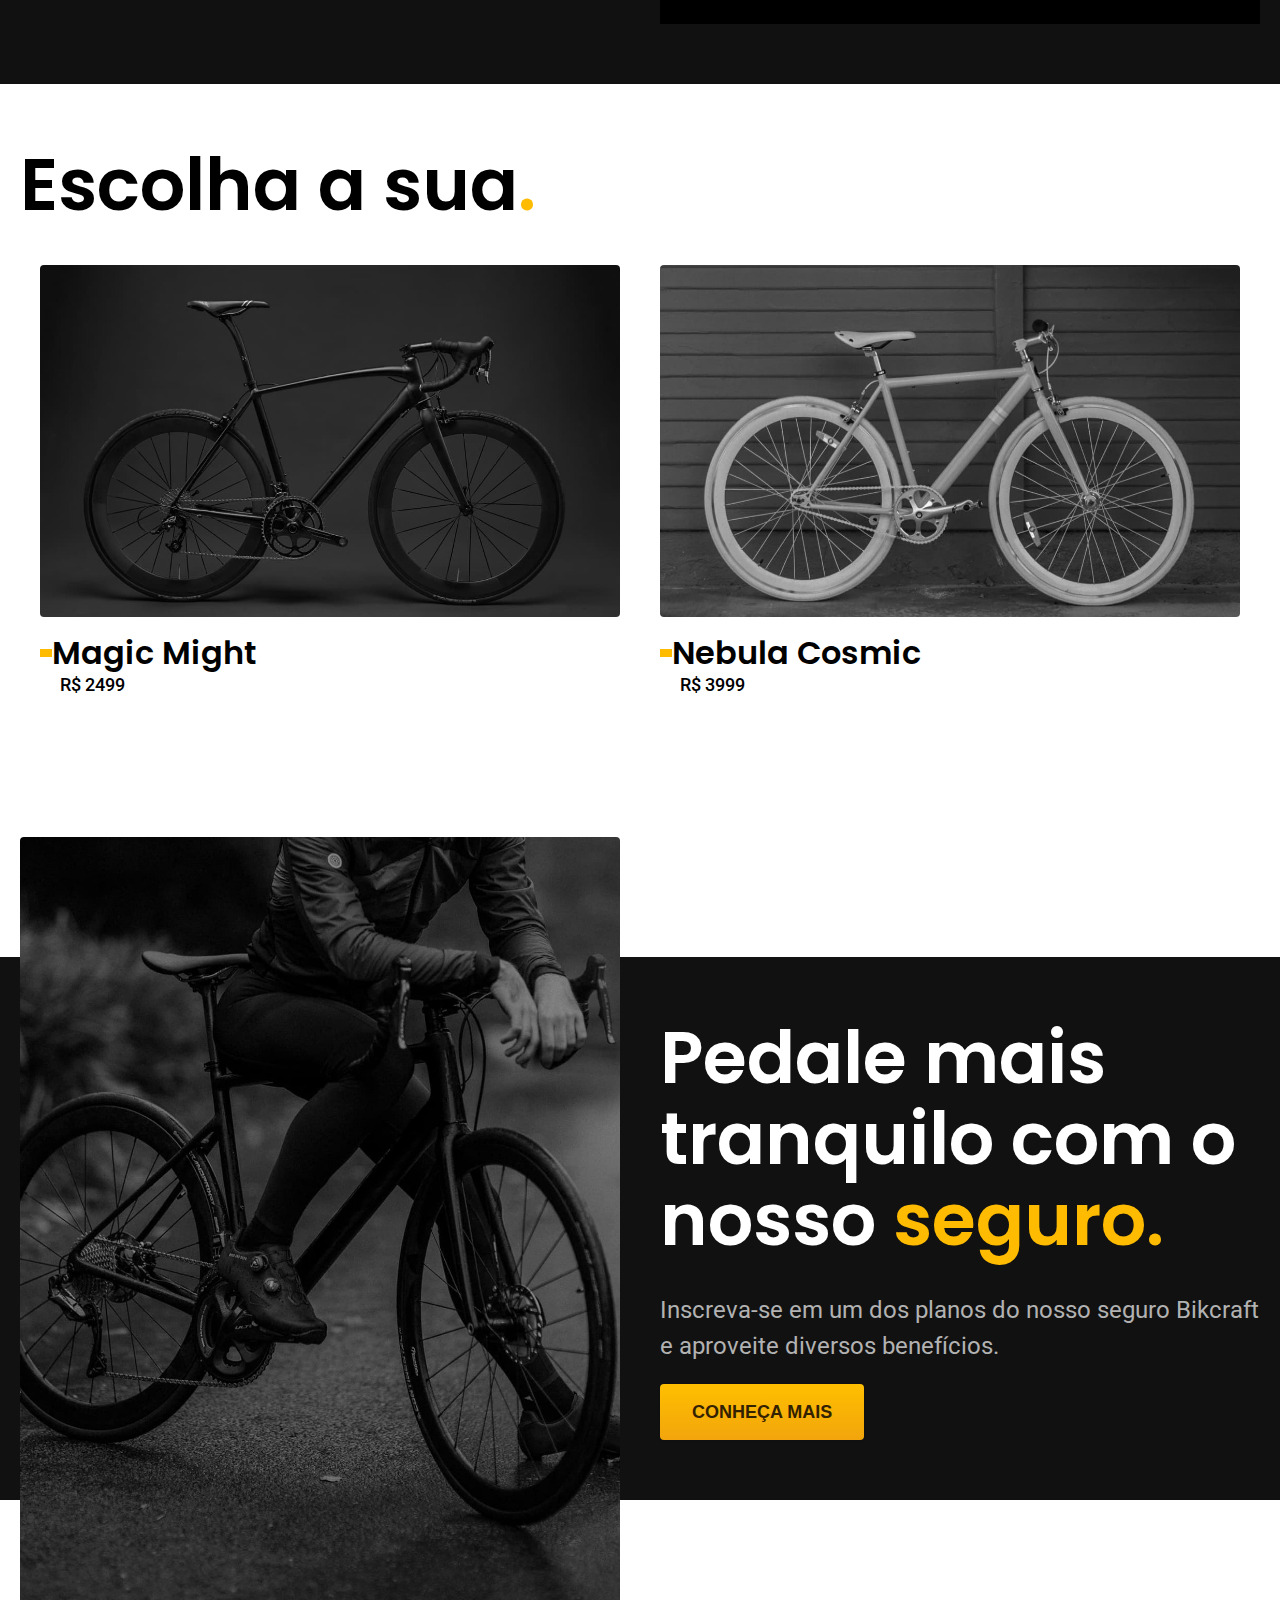
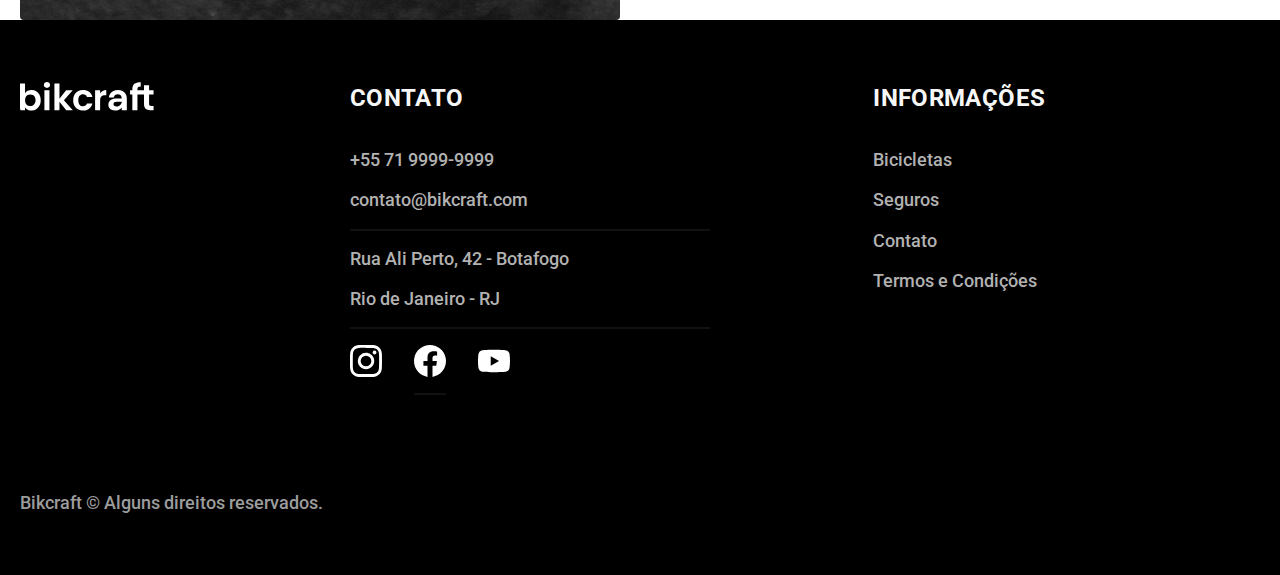
<file: bicicletas/magic.html>
<!DOCTYPE html>
<html lang="pt-br">

<head>
    <meta charset="UTF-8">
    <meta http-equiv="X-UA-Compatible" content="IE=edge">
    <meta name="viewport" content="width=device-width, initial-scale=1.0">
    <link rel="icon" href="../img/favicon.svg" type="image/svg+xml">
    <link rel="preload" href="../css/style.min.css" as="style">
    <link rel="stylesheet" href="../css/style.min.css">
    <title>Magic Might | Bikecraft</title>
    <meta name="description" content="Termos e Condições">
    <script>document.documentElement.classList.add('js')</script>
    <link rel="preconnect" href="https://fonts.googleapis.com">
    <link rel="preconnect" href="https://fonts.gstatic.com" crossorigin>
    <link href="https://fonts.googleapis.com/css2?family=Merriweather:ital,wght@1,900&family=Poppins:wght@400;600&family=Roboto:wght@400;500&display=swap" rel="stylesheet">
</head>

<body id="magic">
    <header class="header-bg">
        <div class="header">
            <nav class="navbar" aria-label="primaria">
                <a href="../index.html"><svg width="136" height="32" fill="none" xmlns="http://www.w3.org/2000/svg">
                        <path d="M5.04 13.196c.648-.96 1.536-1.74 2.664-2.34 1.152-.6 2.46-.9 3.924-.9 1.704 0 3.24.42 4.608 1.26 1.392.84 2.484 2.04 3.276 3.6.816 1.536 1.224 3.324 1.224 5.364s-.408 3.852-1.224 5.436c-.792 1.56-1.884 2.772-3.276 3.636-1.368.864-2.904 1.296-4.608 1.296-1.488 0-2.796-.288-3.924-.864-1.104-.6-1.992-1.368-2.664-2.304v2.844H0V3.584h5.04v9.612Zm10.548 6.984c0-1.2-.252-2.232-.756-3.096-.48-.888-1.128-1.56-1.944-2.016a5.104 5.104 0 0 0-2.592-.684c-.912 0-1.776.24-2.592.72-.792.456-1.44 1.128-1.944 2.016-.48.888-.72 1.932-.72 3.132 0 1.2.24 2.244.72 3.132.504.888 1.152 1.572 1.944 2.052.816.456 1.68.684 2.592.684.936 0 1.8-.24 2.592-.72.816-.48 1.464-1.164 1.944-2.052.504-.888.756-1.944.756-3.168ZM26.954 7.904c-.888 0-1.632-.276-2.232-.828-.576-.576-.864-1.284-.864-2.124 0-.84.288-1.536.864-2.088.6-.576 1.344-.864 2.232-.864.888 0 1.62.288 2.196.864.6.552.9 1.248.9 2.088 0 .84-.3 1.548-.9 2.124-.576.552-1.308.828-2.196.828Zm2.484 2.376v19.944h-5.04V10.28h5.04Zm16.788 19.944-6.768-8.496v8.496h-5.04V3.584h5.04V18.74l6.696-8.46h6.552l-8.784 10.008 8.856 9.936h-6.552Zm6.919-9.972c0-2.064.42-3.864 1.26-5.4.84-1.56 2.004-2.76 3.492-3.6 1.488-.864 3.192-1.296 5.112-1.296 2.472 0 4.512.624 6.12 1.872 1.632 1.224 2.724 2.952 3.276 5.184H66.97c-.288-.864-.78-1.536-1.476-2.016-.672-.504-1.512-.756-2.52-.756-1.44 0-2.58.528-3.42 1.584-.84 1.032-1.26 2.508-1.26 4.428 0 1.896.42 3.372 1.26 4.428.84 1.032 1.98 1.548 3.42 1.548 2.04 0 3.372-.912 3.996-2.736h5.436c-.552 2.16-1.644 3.876-3.276 5.148-1.632 1.272-3.672 1.908-6.12 1.908-1.92 0-3.624-.42-5.112-1.26a9.161 9.161 0 0 1-3.492-3.6c-.84-1.56-1.26-3.372-1.26-5.436h-.001Zm26.993-6.876a7.133 7.133 0 0 1 2.52-2.484c1.056-.6 2.256-.9 3.6-.9v5.292h-1.332c-1.584 0-2.784.372-3.6 1.116-.792.744-1.188 2.04-1.188 3.888v9.936h-5.04V10.28h5.04v3.096Zm21.574 14.004c-.552.912-1.452 1.68-2.7 2.304-1.248.6-2.592.9-4.032.9-1.248 0-2.376-.252-3.384-.756s-1.8-1.2-2.376-2.088c-.576-.888-.864-1.908-.864-3.06 0-1.848.684-3.36 2.052-4.536 1.392-1.176 3.468-1.764 6.228-1.764h5.076c-.048-1.272-.42-2.28-1.116-3.024-.672-.768-1.608-1.152-2.808-1.152-1.056 0-1.932.288-2.628.864-.696.552-1.14 1.332-1.332 2.34h-5.04c.24-1.44.756-2.724 1.548-3.852a8.143 8.143 0 0 1 3.168-2.664c1.32-.648 2.796-.972 4.428-.972 1.68 0 3.192.348 4.536 1.044a7.7 7.7 0 0 1 3.204 2.988c.768 1.296 1.152 2.82 1.152 4.572v11.7h-5.112V27.38Zm-5.256-.864c.84 0 1.656-.18 2.448-.54.816-.36 1.488-.9 2.016-1.62.528-.72.792-1.572.792-2.556v-.144h-4.788c-1.152 0-2.016.228-2.592.684-.552.456-.828 1.056-.828 1.8 0 .72.252 1.296.756 1.728.528.432 1.26.648 2.196.648Zm20.997-12.096v15.804h-5.112V14.42h-2.268v-4.14h2.268V9.272c0-2.448.696-4.248 2.088-5.4 1.392-1.152 3.492-1.692 6.3-1.62V6.5c-1.224-.024-2.076.18-2.556.612s-.72 1.212-.72 2.34v.828h6.55V5.348h5.076v4.932h4.464v4.14h-4.464v9.648c0 .672.156 1.164.468 1.476.336.288.888.432 1.656.432h2.34v4.248h-3.168c-4.248 0-6.372-2.064-6.372-6.192V14.42h-6.55Z" fill="var(--logo)" />
                    </svg></a>
                <ul class="header-menu font-1-18">
                    <li><a href="../bicicletas.html">Bicicletas</a></li>
                    <li><a href="../seguros.html">Seguros</a></li>
                    <li><a href="../contato.html">Contato</a></li>
                </ul>
            </nav>
        </div>
    </header>

    <main>
        <div class="titulo-bg">
            <div class="titulo container">
                <p class="font-2-24-caps cor-5">R$ 2499</p>
                <h1 class="font-1-64 cor-0">Magic Might<span class="cor-p1">.</span></h1>
            </div>
        </div>
        <main class="bicicleta-bg">
            <div class="bicicleta container">
                <div class="imagens-container">
                    <img id="imagem-principal" src="../img/bicicleta/nimbus2.jpg" alt="">
                    <img src="../img/bicicleta/nimbus1.jpg" alt="">
                    <img src="../img/bicicleta/nimbus3.jpg" alt="">
                </div>
                <div class="bicicleta-conteudo">
                    <p class="font-2-24 cor-5">A Magic Might é a melhor Bikcraft já criada pela nossa equipe. Ela vem equipada com os melhores acessórios, o que garante maior velocidade.</p>
                    <div class="bicicleta-comprar">
                        <a href="../orcamento.html?tipo=bikcraft&produto=magic" class="botao">Comprar agora</a>
                        <div class="cor-6 font-1-12">
                            <span><img src="../img/icones/entrega.svg" alt="">entrega em 5 dias</span>
                            </span>
                            <span class="">
                                <img src="../img/icones/estoque.svg" alt="">18 em estoque</span>
                        </div>
                    </div>
                    <h2 class="font-1-12caps cor-0">Informações</h2>
                    <div>
                        <ul class="cor-5 font-2-14 vantagens">
                            <li><img src="../img/icones/eletrica.svg" alt="">
                                <h3 class="cor-0 font-1-18">Motor Elétrico</h3>
                                <p>Permite você viajar distâncias inimaginaveis com a sua bike.</p>
                            </li>
                            <li><img src="../img/icones/velocidade.svg" alt="">
                                <h3 class="cor-0 font-1-18">45km/h</h3>
                                <p>A mais rápida bicicleta elétrica disponível hoje no mercado.</p>
                            </li>
                            <li><img src="../img/icones/rastreador.svg" alt="">
                                <h3 class="cor-0 font-1-18">Rastreador</h3>
                                <p>Rastreador e sistema anti-furto para garantir o seu sossego.</p>
                            </li>
                            <li><img src="../img/icones/carbono.svg" alt="">
                                <h3 class="cor-0 font-1-18">Fibra de Carbono</h3>
                                <p>Maior proteção possível para a sua Bikcraft com fibra de carbono.</p>
                            </li>
                        </ul>
                    </div>
                    <h2 class="font-1-12caps cor-0">Ficha Técnica</h2>
                    <div class="font-2-18 cor-4 especificacoes">
                        <dl>
                            <dt>Peso</dt>
                            <dd class="cor-6">9 kg</dd>
                        </dl>
                        <dl>
                            <dt>Altura</dt>
                            <dd class="cor-6">60 cm</dd>
                        </dl>
                        <dl>
                            <dt>Largura</dt>
                            <dd class="cor-6">120 cm</dd>
                        </dl>
                        <dl>
                            <dt>Profundidade</dt>
                            <dd class="cor-6">10 cm</dd>
                        </dl>
                        <dl>
                            <dt>Marchas</dt>
                            <dd class="cor-6">16</dd>
                        </dl>
                        <dl>
                            <dt>Roda</dt>
                            <dd class="cor-6">29</dd>
                        </dl>
                    </div>
                </div>
            </div>
        </main>

        <article class="lista-bikes container">
            <h2 class="font-1-64">Escolha a sua<span class="cor-p1">.</span></h2>
            <ul class="lista">
                <li>
                    <a href="./magic.html">
                        <img src="../img/bicicletas/nimbus.jpg" alt="">
                        <h3 class="font-1-32">Magic Might</h3>
                        <span class="font-2-18">R$ 2499</span>
                    </a>
                </li>
                <li>
                    <a href="./nebula.html">
                        <img src="../img/bicicletas/nebula.jpg" alt="">
                        <h3 class="font-1-32">Nebula Cosmic</h3>
                        <span class="font-2-18">R$ 3999</span>
                    </a>
                </li>
            </ul>
            </div>
        </article>
        <article class="seguro-bg">
            <div class="seguro container">
                <div class="seguro-imagem">
                    <img src="../img/fotos/seguros.jpg" alt="">
                </div>
                <div class="seguro-conteudo">
                    <h2 class="font-1-64 cor-0">Pedale mais tranquilo com o nosso <span class="cor-p1">seguro.</span></h2>
                    <p class="font-2-24 cor-5">Inscreva-se em um dos planos do nosso seguro Bikcraft e aproveite diversos benefícios.</p>
                    <a href="../seguros.html" class="botao">Conheça mais</a>
                </div>
            </div>
        </article>
        <footer class="footer">
            <div class="footer-container">
                <img src="../img/bikcraft.svg" alt="">
                <div class="font-2-18 cor-5 contatos">
                    <h3 class="font-2-24-caps cor-1">Contato</h3>
                    <ul class="contatos">
                        <li><a href="tel:+5571999999999">+55 71 9999-9999</a></li>
                        <li><a href="mailto:contato@bikcraft.com">contato@bikcraft.com</a></li>
                        <li><span>Rua Ali Perto, 42 - Botafogo</span></li>
                        <li><span>Rio de Janeiro - RJ</span></li>
                    </ul>
                    <ul class="redes">
                        <li><a href="http://www.instagram.com"><img src="../img/redes/instagram.svg" alt=""></a></li>
                        <li><a href="http://www.facebook.com"><img src="../img/redes/facebook.svg" alt=""></a></li>
                        <li><a href="http://www.youtube.com"><img src="../img/redes/youtube.svg" alt=""></a></li>
                    </ul>
                </div>
                <div class="font-2-18 cor-5 informacoes">
                    <h3 class="font-2-24-caps cor-1">Informações</h3>
                    <ul>
                        <li><a href="../bicicletas.html">Bicicletas</a></li>
                        <li><a href="../seguros.html">Seguros</a></li>
                        <li><a href="../contato.html">Contato</a></li>
                        <li><a href="../termos.html">Termos e Condições</a></li>
                    </ul>
                </div>
                <p class="font-2-18 cor-6 copyright">Bikcraft © Alguns direitos reservados.</p>
            </div>
        </footer>
        <script src="../js/script.js"></script>
        </head>
</file>
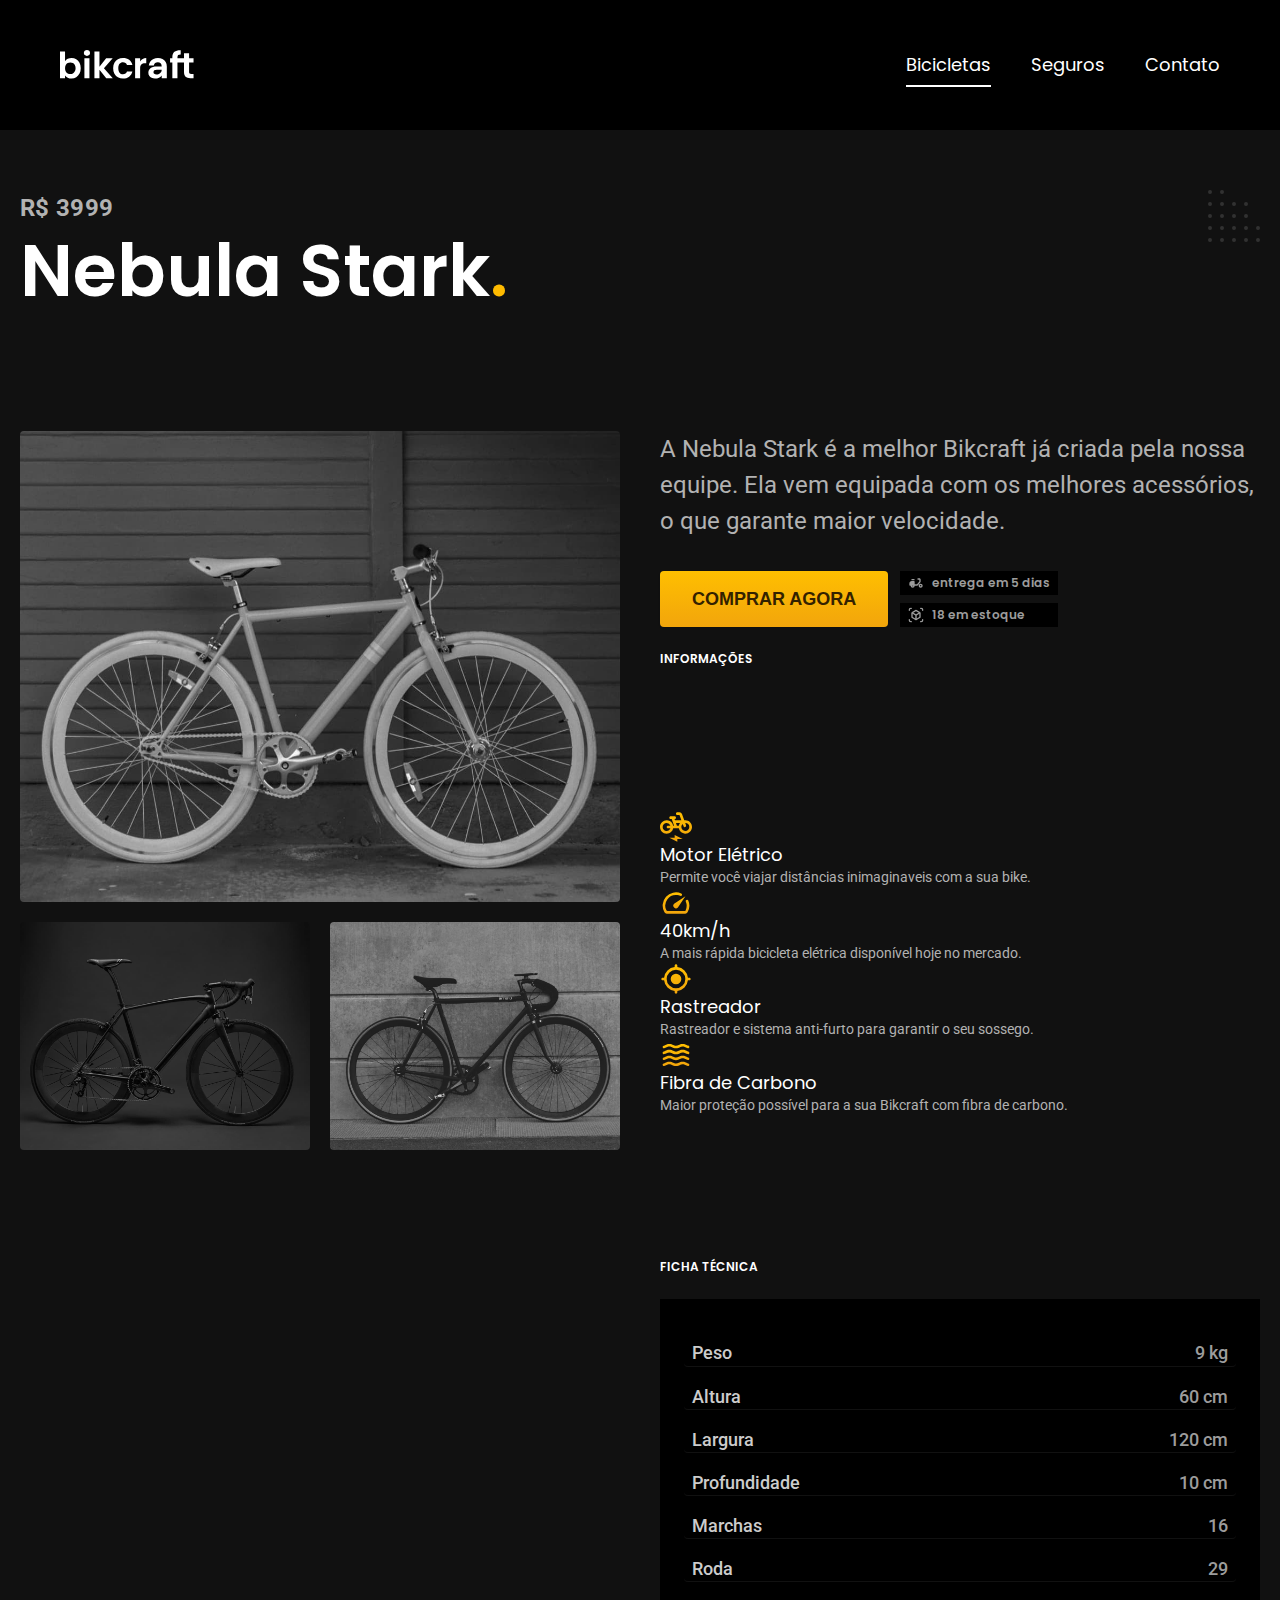
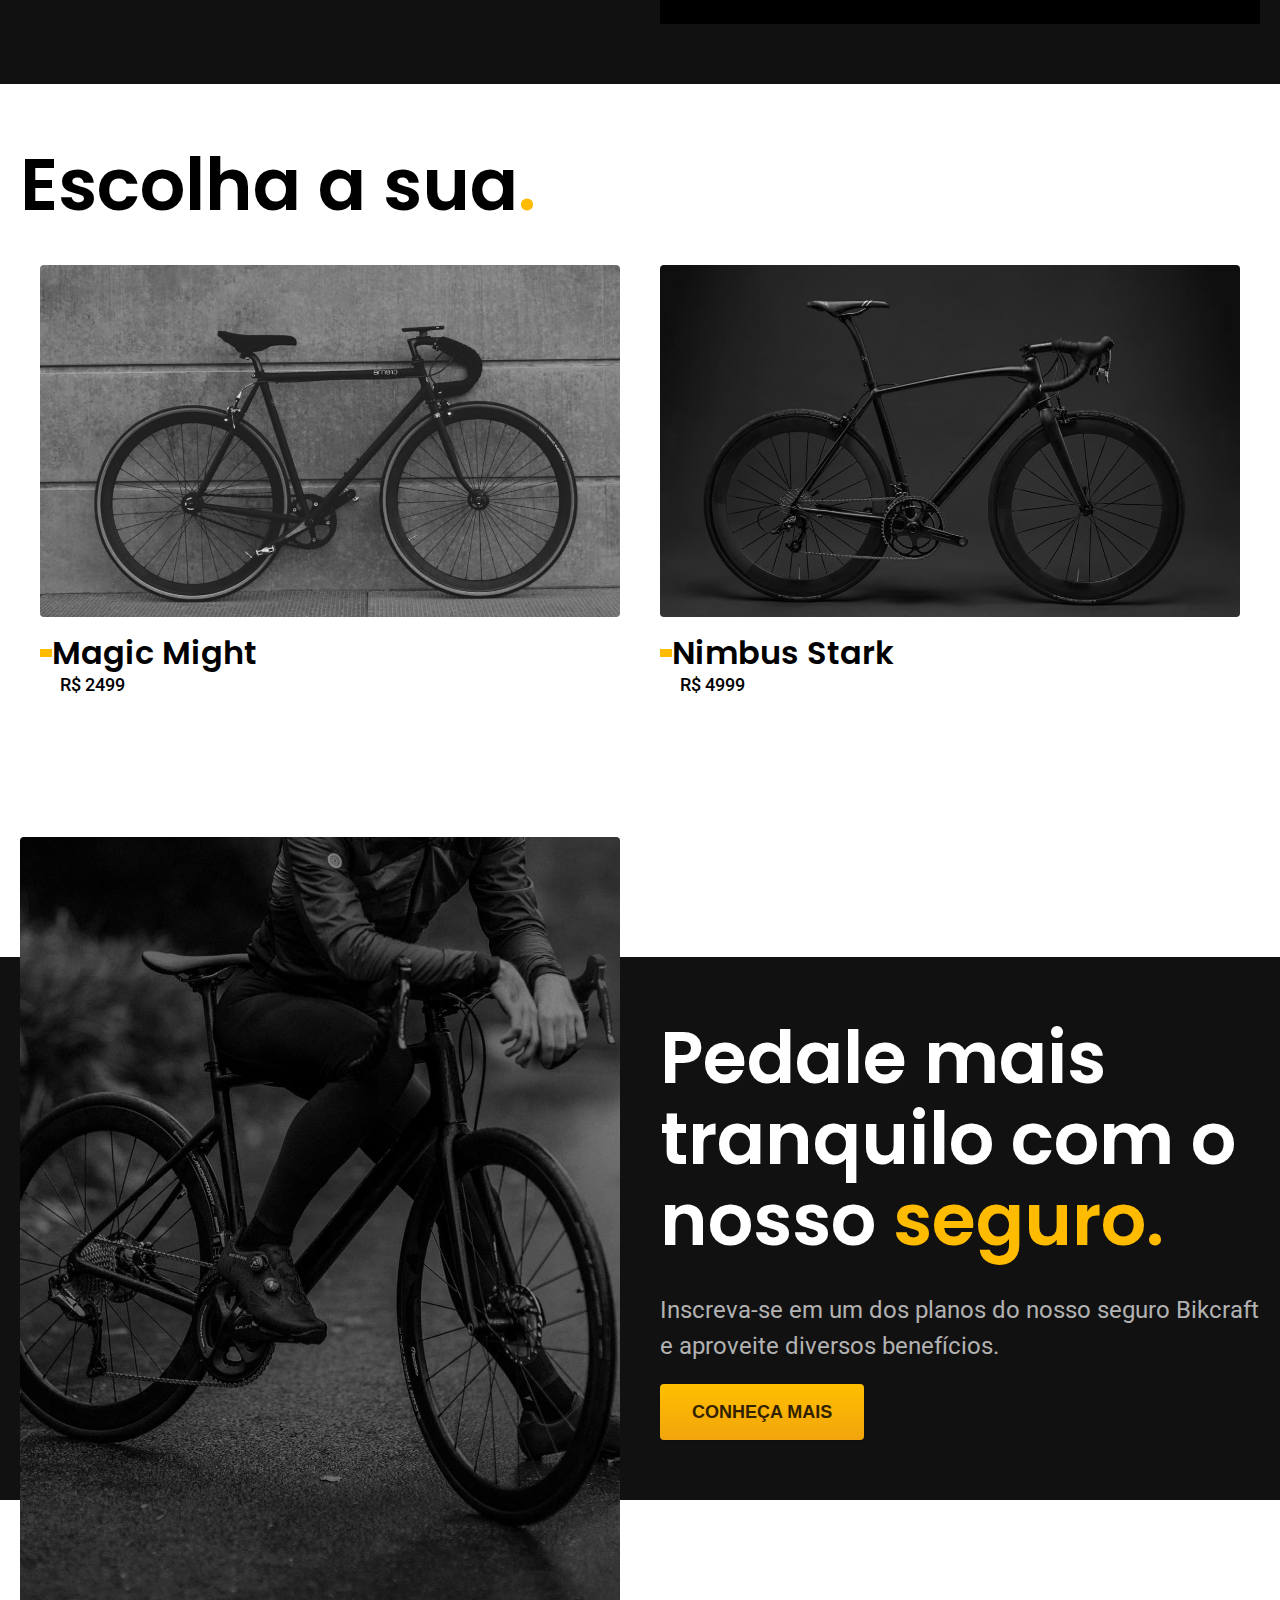
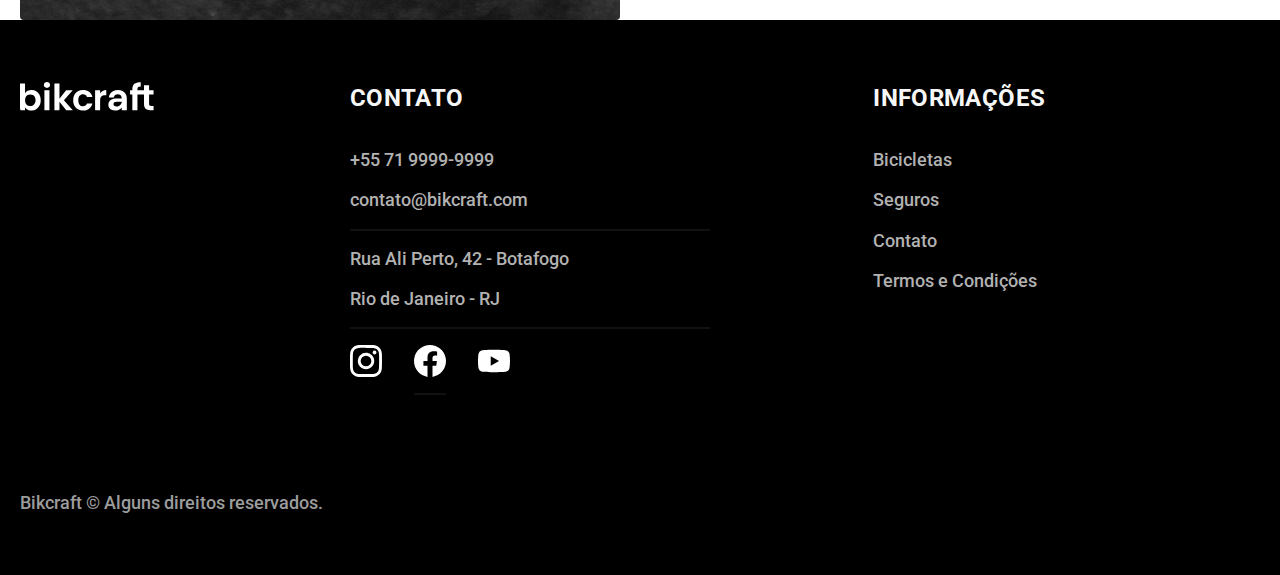
<file: bicicletas/nebula.html>
<!DOCTYPE html>
<html lang="pt-br">

<head>
    <meta charset="UTF-8">
    <meta http-equiv="X-UA-Compatible" content="IE=edge">
    <meta name="viewport" content="width=device-width, initial-scale=1.0">
    <link rel="icon" href="../img/favicon.svg" type="image/svg+xml">
    <link rel="preload" href="../css/style.min.css" as="style">
    <link rel="stylesheet" href="../css/style.min.css">
    <title>Nebula | Bikecraft</title>
    <meta name="description" content="Termos e Condições">
    <script>document.documentElement.classList.add('js')</script>
    <link rel="preconnect" href="https://fonts.googleapis.com">
    <link rel="preconnect" href="https://fonts.gstatic.com" crossorigin>
    <link href="https://fonts.googleapis.com/css2?family=Merriweather:ital,wght@1,900&family=Poppins:wght@400;600&family=Roboto:wght@400;500&display=swap" rel="stylesheet">
</head>

<body id="nebula">
    <header class="header-bg">
        <div class="header">
            <nav class="navbar" aria-label="primaria">
                <a href="../index.html"><svg width="136" height="32" fill="none" xmlns="http://www.w3.org/2000/svg">
                        <path d="M5.04 13.196c.648-.96 1.536-1.74 2.664-2.34 1.152-.6 2.46-.9 3.924-.9 1.704 0 3.24.42 4.608 1.26 1.392.84 2.484 2.04 3.276 3.6.816 1.536 1.224 3.324 1.224 5.364s-.408 3.852-1.224 5.436c-.792 1.56-1.884 2.772-3.276 3.636-1.368.864-2.904 1.296-4.608 1.296-1.488 0-2.796-.288-3.924-.864-1.104-.6-1.992-1.368-2.664-2.304v2.844H0V3.584h5.04v9.612Zm10.548 6.984c0-1.2-.252-2.232-.756-3.096-.48-.888-1.128-1.56-1.944-2.016a5.104 5.104 0 0 0-2.592-.684c-.912 0-1.776.24-2.592.72-.792.456-1.44 1.128-1.944 2.016-.48.888-.72 1.932-.72 3.132 0 1.2.24 2.244.72 3.132.504.888 1.152 1.572 1.944 2.052.816.456 1.68.684 2.592.684.936 0 1.8-.24 2.592-.72.816-.48 1.464-1.164 1.944-2.052.504-.888.756-1.944.756-3.168ZM26.954 7.904c-.888 0-1.632-.276-2.232-.828-.576-.576-.864-1.284-.864-2.124 0-.84.288-1.536.864-2.088.6-.576 1.344-.864 2.232-.864.888 0 1.62.288 2.196.864.6.552.9 1.248.9 2.088 0 .84-.3 1.548-.9 2.124-.576.552-1.308.828-2.196.828Zm2.484 2.376v19.944h-5.04V10.28h5.04Zm16.788 19.944-6.768-8.496v8.496h-5.04V3.584h5.04V18.74l6.696-8.46h6.552l-8.784 10.008 8.856 9.936h-6.552Zm6.919-9.972c0-2.064.42-3.864 1.26-5.4.84-1.56 2.004-2.76 3.492-3.6 1.488-.864 3.192-1.296 5.112-1.296 2.472 0 4.512.624 6.12 1.872 1.632 1.224 2.724 2.952 3.276 5.184H66.97c-.288-.864-.78-1.536-1.476-2.016-.672-.504-1.512-.756-2.52-.756-1.44 0-2.58.528-3.42 1.584-.84 1.032-1.26 2.508-1.26 4.428 0 1.896.42 3.372 1.26 4.428.84 1.032 1.98 1.548 3.42 1.548 2.04 0 3.372-.912 3.996-2.736h5.436c-.552 2.16-1.644 3.876-3.276 5.148-1.632 1.272-3.672 1.908-6.12 1.908-1.92 0-3.624-.42-5.112-1.26a9.161 9.161 0 0 1-3.492-3.6c-.84-1.56-1.26-3.372-1.26-5.436h-.001Zm26.993-6.876a7.133 7.133 0 0 1 2.52-2.484c1.056-.6 2.256-.9 3.6-.9v5.292h-1.332c-1.584 0-2.784.372-3.6 1.116-.792.744-1.188 2.04-1.188 3.888v9.936h-5.04V10.28h5.04v3.096Zm21.574 14.004c-.552.912-1.452 1.68-2.7 2.304-1.248.6-2.592.9-4.032.9-1.248 0-2.376-.252-3.384-.756s-1.8-1.2-2.376-2.088c-.576-.888-.864-1.908-.864-3.06 0-1.848.684-3.36 2.052-4.536 1.392-1.176 3.468-1.764 6.228-1.764h5.076c-.048-1.272-.42-2.28-1.116-3.024-.672-.768-1.608-1.152-2.808-1.152-1.056 0-1.932.288-2.628.864-.696.552-1.14 1.332-1.332 2.34h-5.04c.24-1.44.756-2.724 1.548-3.852a8.143 8.143 0 0 1 3.168-2.664c1.32-.648 2.796-.972 4.428-.972 1.68 0 3.192.348 4.536 1.044a7.7 7.7 0 0 1 3.204 2.988c.768 1.296 1.152 2.82 1.152 4.572v11.7h-5.112V27.38Zm-5.256-.864c.84 0 1.656-.18 2.448-.54.816-.36 1.488-.9 2.016-1.62.528-.72.792-1.572.792-2.556v-.144h-4.788c-1.152 0-2.016.228-2.592.684-.552.456-.828 1.056-.828 1.8 0 .72.252 1.296.756 1.728.528.432 1.26.648 2.196.648Zm20.997-12.096v15.804h-5.112V14.42h-2.268v-4.14h2.268V9.272c0-2.448.696-4.248 2.088-5.4 1.392-1.152 3.492-1.692 6.3-1.62V6.5c-1.224-.024-2.076.18-2.556.612s-.72 1.212-.72 2.34v.828h6.55V5.348h5.076v4.932h4.464v4.14h-4.464v9.648c0 .672.156 1.164.468 1.476.336.288.888.432 1.656.432h2.34v4.248h-3.168c-4.248 0-6.372-2.064-6.372-6.192V14.42h-6.55Z" fill="var(--logo)" />
                    </svg></a>
                <ul class="header-menu font-1-18">
                    <li><a href="../bicicletas.html">Bicicletas</a></li>
                    <li><a href="../seguros.html">Seguros</a></li>
                    <li><a href="../contato.html">Contato</a></li>
                </ul>
            </nav>
        </div>
    </header>

    <main>
        <div class="titulo-bg">
            <div class="titulo container">
                <p class="font-2-24-caps cor-5">R$ 3999</p>
                <h1 class="font-1-64 cor-0">Nebula Stark<span class="cor-p1">.</span></h1>
            </div>
        </div>
        <main class="bicicleta-bg">
            <div class="bicicleta container">
                <div class="imagens-container">
                    <img id="imagem-principal" src="../img/bicicleta/nimbus3.jpg" alt="">
                    <img src="../img/bicicleta/nimbus1.jpg" alt="">
                    <img src="../img/bicicleta/nimbus2.jpg" alt="">
                </div>
                <div class="bicicleta-conteudo">
                    <p class="font-2-24 cor-5">A Nebula Stark é a melhor Bikcraft já criada pela nossa equipe. Ela vem equipada com os melhores acessórios, o que garante maior velocidade.</p>
                    <div class="bicicleta-comprar">
                        <a href="../orcamento.html?tipo=bikcraft&produto=nebula" class="botao">Comprar agora</a>
                        <div class="cor-6 font-1-12">
                            <span><img src="../img/icones/entrega.svg" alt="">entrega em 5 dias</span>
                            </span>
                            <span class="">
                                <img src="../img/icones/estoque.svg" alt="">18 em estoque</span>
                        </div>
                    </div>
                    <h2 class="font-1-12caps cor-0">Informações</h2>
                    <div>
                        <ul class="cor-5 font-2-14 vantagens">
                            <li><img src="../img/icones/eletrica.svg" alt="">
                                <h3 class="cor-0 font-1-18">Motor Elétrico</h3>
                                <p>Permite você viajar distâncias inimaginaveis com a sua bike.</p>
                            </li>
                            <li><img src="../img/icones/velocidade.svg" alt="">
                                <h3 class="cor-0 font-1-18">40km/h</h3>
                                <p>A mais rápida bicicleta elétrica disponível hoje no mercado.</p>
                            </li>
                            <li><img src="../img/icones/rastreador.svg" alt="">
                                <h3 class="cor-0 font-1-18">Rastreador</h3>
                                <p>Rastreador e sistema anti-furto para garantir o seu sossego.</p>
                            </li>
                            <li><img src="../img/icones/carbono.svg" alt="">
                                <h3 class="cor-0 font-1-18">Fibra de Carbono</h3>
                                <p>Maior proteção possível para a sua Bikcraft com fibra de carbono.</p>
                            </li>
                        </ul>
                    </div>
                    <h2 class="font-1-12caps cor-0">Ficha Técnica</h2>
                    <div class="font-2-18 cor-4 especificacoes">
                        <dl>
                            <dt>Peso</dt>
                            <dd class="cor-6">9 kg</dd>
                        </dl>
                        <dl>
                            <dt>Altura</dt>
                            <dd class="cor-6">60 cm</dd>
                        </dl>
                        <dl>
                            <dt>Largura</dt>
                            <dd class="cor-6">120 cm</dd>
                        </dl>
                        <dl>
                            <dt>Profundidade</dt>
                            <dd class="cor-6">10 cm</dd>
                        </dl>
                        <dl>
                            <dt>Marchas</dt>
                            <dd class="cor-6">16</dd>
                        </dl>
                        <dl>
                            <dt>Roda</dt>
                            <dd class="cor-6">29</dd>
                        </dl>
                    </div>
                </div>
            </div>
        </main>

        <article class="lista-bikes container">
            <h2 class="font-1-64">Escolha a sua<span class="cor-p1">.</span></h2>
            <ul class="lista">
                <li>
                    <a href="./magic.html">
                        <img src="../img/bicicletas/magic.jpg" alt="">
                        <h3 class="font-1-32">Magic Might</h3>
                        <span class="font-2-18">R$ 2499</span>
                    </a>
                </li>
                <li>
                    <a href="./nimbus.html">
                        <img src="../img/bicicletas/nimbus.jpg" alt="">
                        <h3 class="font-1-32">Nimbus Stark</h3>
                        <span class="font-2-18">R$ 4999</span>
                    </a>
                </li>
            </ul>
            </div>
        </article>
        <article class="seguro-bg">
            <div class="seguro container">
                <div class="seguro-imagem">
                    <img src="../img/fotos/seguros.jpg" alt="">
                </div>
                <div class="seguro-conteudo">
                    <h2 class="font-1-64 cor-0">Pedale mais tranquilo com o nosso <span class="cor-p1">seguro.</span></h2>
                    <p class="font-2-24 cor-5">Inscreva-se em um dos planos do nosso seguro Bikcraft e aproveite diversos benefícios.</p>
                    <a href="../seguros.html" class="botao">Conheça mais</a>
                </div>
            </div>
        </article>
        <footer class="footer">
            <div class="footer-container">
                <img src="../img/bikcraft.svg" alt="">
                <div class="font-2-18 cor-5 contatos">
                    <h3 class="font-2-24-caps cor-1">Contato</h3>
                    <ul class="contatos">
                        <li><a href="tel:+5571999999999">+55 71 9999-9999</a></li>
                        <li><a href="mailto:contato@bikcraft.com">contato@bikcraft.com</a></li>
                        <li><span>Rua Ali Perto, 42 - Botafogo</span></li>
                        <li><span>Rio de Janeiro - RJ</span></li>
                    </ul>
                    <ul class="redes">
                        <li><a href="http://www.instagram.com"><img src="../img/redes/instagram.svg" alt=""></a></li>
                        <li><a href="http://www.facebook.com"><img src="../img/redes/facebook.svg" alt=""></a></li>
                        <li><a href="http://www.youtube.com"><img src="../img/redes/youtube.svg" alt=""></a></li>
                    </ul>
                </div>
                <div class="font-2-18 cor-5 informacoes">
                    <h3 class="font-2-24-caps cor-1">Informações</h3>
                    <ul>
                        <li><a href="../bicicletas.html">Bicicletas</a></li>
                        <li><a href="../seguros.html">Seguros</a></li>
                        <li><a href="../contato.html">Contato</a></li>
                        <li><a href="../termos.html">Termos e Condições</a></li>
                    </ul>
                </div>
                <p class="font-2-18 cor-6 copyright">Bikcraft © Alguns direitos reservados.</p>
            </div>
        </footer>
        <script src="../js/script.js"></script>
        </head>
</file>
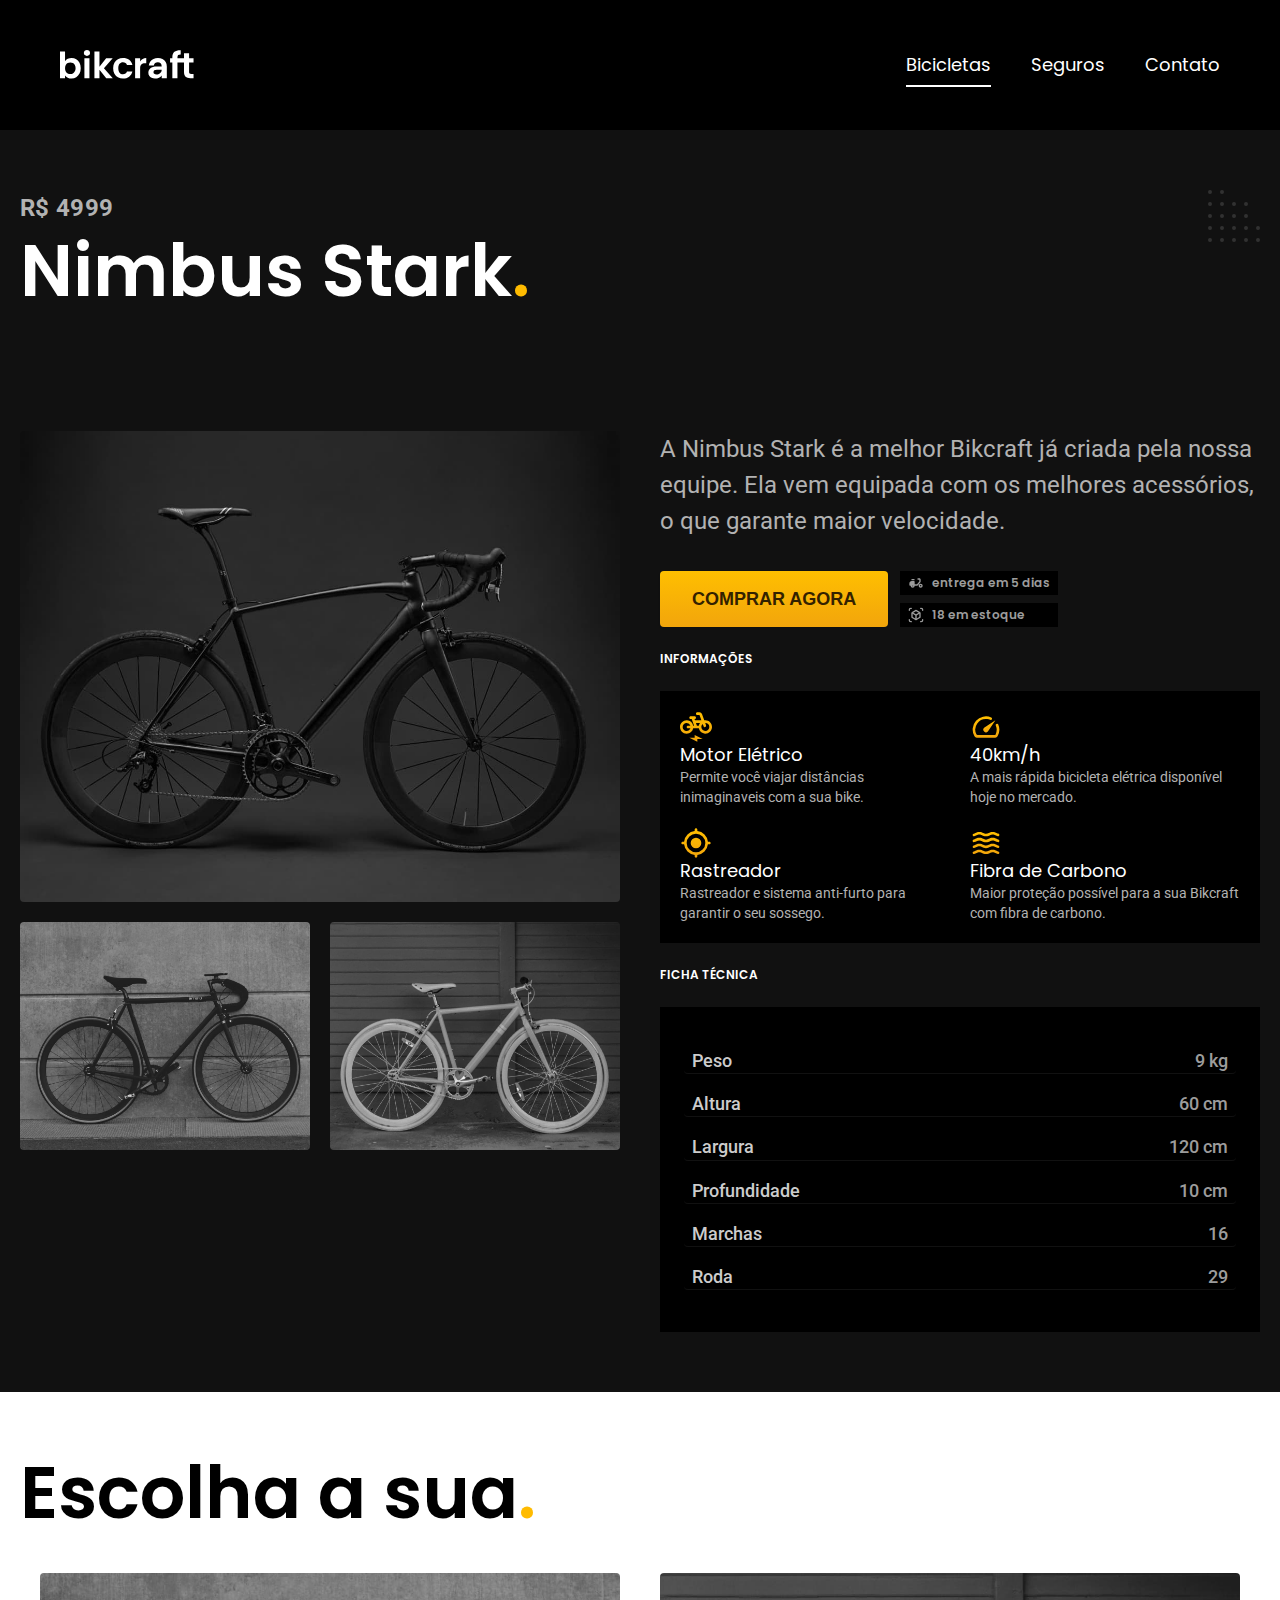
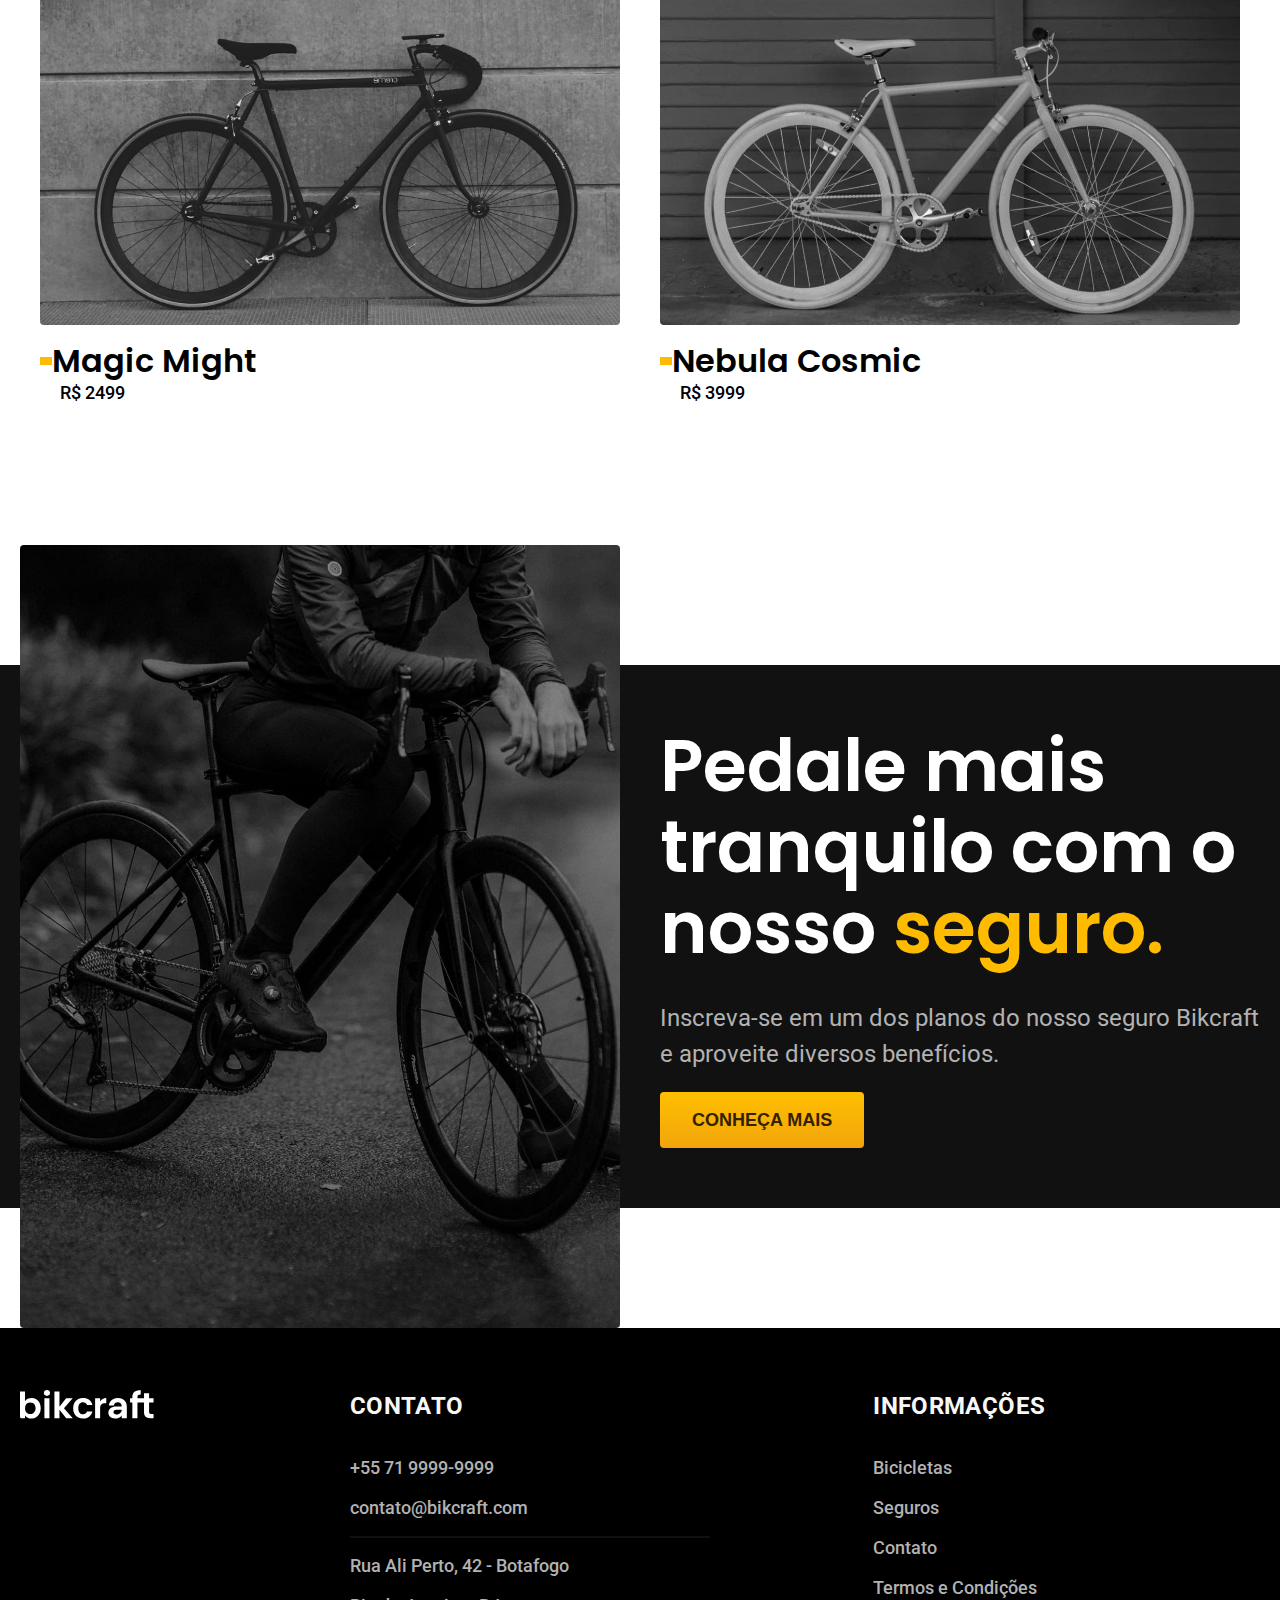
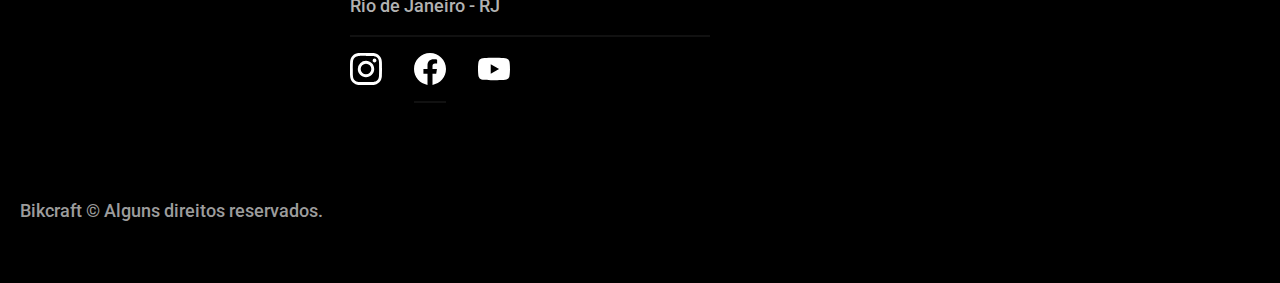
<file: bicicletas/nimbus.html>
<!DOCTYPE html>
<html lang="pt-br">

<head>
    <meta charset="UTF-8">
    <meta http-equiv="X-UA-Compatible" content="IE=edge">
    <meta name="viewport" content="width=device-width, initial-scale=1.0">
    <link rel="icon" href="../img/favicon.svg" type="image/svg+xml">
    <link rel="preload" href="../css/style.min.css" as="style">
    <link rel="stylesheet" href="../css/style.min.css">
    <title>Nimbus | Bikecraft</title>
    <meta name="description" content="Termos e Condições">
    <script>document.documentElement.classList.add('js')</script>
    <link rel="preconnect" href="https://fonts.googleapis.com">
    <link rel="preconnect" href="https://fonts.gstatic.com" crossorigin>
    <link href="https://fonts.googleapis.com/css2?family=Merriweather:ital,wght@1,900&family=Poppins:wght@400;600&family=Roboto:wght@400;500&display=swap" rel="stylesheet">
</head>

<body id="nimbus">
    <header class="header-bg">
        <div class="header">
            <nav class="navbar" aria-label="primaria">
                <a href="../index.html"><svg width="136" height="32" fill="none" xmlns="http://www.w3.org/2000/svg">
                        <path d="M5.04 13.196c.648-.96 1.536-1.74 2.664-2.34 1.152-.6 2.46-.9 3.924-.9 1.704 0 3.24.42 4.608 1.26 1.392.84 2.484 2.04 3.276 3.6.816 1.536 1.224 3.324 1.224 5.364s-.408 3.852-1.224 5.436c-.792 1.56-1.884 2.772-3.276 3.636-1.368.864-2.904 1.296-4.608 1.296-1.488 0-2.796-.288-3.924-.864-1.104-.6-1.992-1.368-2.664-2.304v2.844H0V3.584h5.04v9.612Zm10.548 6.984c0-1.2-.252-2.232-.756-3.096-.48-.888-1.128-1.56-1.944-2.016a5.104 5.104 0 0 0-2.592-.684c-.912 0-1.776.24-2.592.72-.792.456-1.44 1.128-1.944 2.016-.48.888-.72 1.932-.72 3.132 0 1.2.24 2.244.72 3.132.504.888 1.152 1.572 1.944 2.052.816.456 1.68.684 2.592.684.936 0 1.8-.24 2.592-.72.816-.48 1.464-1.164 1.944-2.052.504-.888.756-1.944.756-3.168ZM26.954 7.904c-.888 0-1.632-.276-2.232-.828-.576-.576-.864-1.284-.864-2.124 0-.84.288-1.536.864-2.088.6-.576 1.344-.864 2.232-.864.888 0 1.62.288 2.196.864.6.552.9 1.248.9 2.088 0 .84-.3 1.548-.9 2.124-.576.552-1.308.828-2.196.828Zm2.484 2.376v19.944h-5.04V10.28h5.04Zm16.788 19.944-6.768-8.496v8.496h-5.04V3.584h5.04V18.74l6.696-8.46h6.552l-8.784 10.008 8.856 9.936h-6.552Zm6.919-9.972c0-2.064.42-3.864 1.26-5.4.84-1.56 2.004-2.76 3.492-3.6 1.488-.864 3.192-1.296 5.112-1.296 2.472 0 4.512.624 6.12 1.872 1.632 1.224 2.724 2.952 3.276 5.184H66.97c-.288-.864-.78-1.536-1.476-2.016-.672-.504-1.512-.756-2.52-.756-1.44 0-2.58.528-3.42 1.584-.84 1.032-1.26 2.508-1.26 4.428 0 1.896.42 3.372 1.26 4.428.84 1.032 1.98 1.548 3.42 1.548 2.04 0 3.372-.912 3.996-2.736h5.436c-.552 2.16-1.644 3.876-3.276 5.148-1.632 1.272-3.672 1.908-6.12 1.908-1.92 0-3.624-.42-5.112-1.26a9.161 9.161 0 0 1-3.492-3.6c-.84-1.56-1.26-3.372-1.26-5.436h-.001Zm26.993-6.876a7.133 7.133 0 0 1 2.52-2.484c1.056-.6 2.256-.9 3.6-.9v5.292h-1.332c-1.584 0-2.784.372-3.6 1.116-.792.744-1.188 2.04-1.188 3.888v9.936h-5.04V10.28h5.04v3.096Zm21.574 14.004c-.552.912-1.452 1.68-2.7 2.304-1.248.6-2.592.9-4.032.9-1.248 0-2.376-.252-3.384-.756s-1.8-1.2-2.376-2.088c-.576-.888-.864-1.908-.864-3.06 0-1.848.684-3.36 2.052-4.536 1.392-1.176 3.468-1.764 6.228-1.764h5.076c-.048-1.272-.42-2.28-1.116-3.024-.672-.768-1.608-1.152-2.808-1.152-1.056 0-1.932.288-2.628.864-.696.552-1.14 1.332-1.332 2.34h-5.04c.24-1.44.756-2.724 1.548-3.852a8.143 8.143 0 0 1 3.168-2.664c1.32-.648 2.796-.972 4.428-.972 1.68 0 3.192.348 4.536 1.044a7.7 7.7 0 0 1 3.204 2.988c.768 1.296 1.152 2.82 1.152 4.572v11.7h-5.112V27.38Zm-5.256-.864c.84 0 1.656-.18 2.448-.54.816-.36 1.488-.9 2.016-1.62.528-.72.792-1.572.792-2.556v-.144h-4.788c-1.152 0-2.016.228-2.592.684-.552.456-.828 1.056-.828 1.8 0 .72.252 1.296.756 1.728.528.432 1.26.648 2.196.648Zm20.997-12.096v15.804h-5.112V14.42h-2.268v-4.14h2.268V9.272c0-2.448.696-4.248 2.088-5.4 1.392-1.152 3.492-1.692 6.3-1.62V6.5c-1.224-.024-2.076.18-2.556.612s-.72 1.212-.72 2.34v.828h6.55V5.348h5.076v4.932h4.464v4.14h-4.464v9.648c0 .672.156 1.164.468 1.476.336.288.888.432 1.656.432h2.34v4.248h-3.168c-4.248 0-6.372-2.064-6.372-6.192V14.42h-6.55Z" fill="var(--logo)" />
                    </svg></a>
                <ul class="header-menu font-1-18">
                    <li><a href="../bicicletas.html">Bicicletas</a></li>
                    <li><a href="../seguros.html">Seguros</a></li>
                    <li><a href="../contatos.html">Contato</a></li>
                </ul>
            </nav>
        </div>
    </header>

    <main>
        <div class="titulo-bg">
            <div class="titulo container">
                <p class="font-2-24-caps cor-5">R$ 4999</p>
                <h1 class="font-1-64 cor-0">Nimbus Stark<span class="cor-p1">.</span></h1>
            </div>
        </div>
        <main class="bicicleta-bg">
            <div class="bicicleta container">
                <div class="imagens-container">
                    <img id="imagem-principal" src="../img/bicicleta/nimbus1.jpg" alt="">
                    <img src="../img/bicicleta/nimbus2.jpg" alt="">
                    <img src="../img/bicicleta/nimbus3.jpg" alt="">
                </div>
                <div class="bicicleta-conteudo">
                    <p class="font-2-24 cor-5">A Nimbus Stark é a melhor Bikcraft já criada pela nossa equipe. Ela vem equipada com os melhores acessórios, o que garante maior velocidade.</p>
                    <div class="bicicleta-comprar">
                        <a href="../orcamento.html?tipo=bikcraft&produto=nimbus" class="botao">Comprar agora</a>
                        <div class="cor-6 font-1-12">
                            <span><img src="../img/icones/entrega.svg" alt="">entrega em 5 dias</span>
                            </span>
                            <span class="">
                                <img src="../img/icones/estoque.svg" alt="">18 em estoque</span>
                        </div>
                    </div>
                    <h2 class="font-1-12caps cor-0">Informações</h2>
                    <div>
                        <ul class="cor-5 font-2-14 vantagens">
                            <li><img src="../img/icones/eletrica.svg" alt="">
                                <h3 class="cor-0 font-1-18">Motor Elétrico</h3>
                                <p>Permite você viajar distâncias inimaginaveis com a sua bike.</p>
                            </li>
                            <li><img src="../img/icones/velocidade.svg" alt="">
                                <h3 class="cor-0 font-1-18">40km/h</h3>
                                <p>A mais rápida bicicleta elétrica disponível hoje no mercado.</p>
                            </li>
                            <li><img src="../img/icones/rastreador.svg" alt="">
                                <h3 class="cor-0 font-1-18">Rastreador</h3>
                                <p>Rastreador e sistema anti-furto para garantir o seu sossego.</p>
                            </li>
                            <li><img src="../img/icones/carbono.svg" alt="">
                                <h3 class="cor-0 font-1-18">Fibra de Carbono</h3>
                                <p>Maior proteção possível para a sua Bikcraft com fibra de carbono.</p>
                            </li>
                        </ul>
                    </div>
                    <h2 class="font-1-12caps cor-0">Ficha Técnica</h2>
                    <div class="font-2-18 cor-4 especificacoes">
                        <dl>
                            <dt>Peso</dt>
                            <dd class="cor-6">9 kg</dd>
                        </dl>
                        <dl>
                            <dt>Altura</dt>
                            <dd class="cor-6">60 cm</dd>
                        </dl>
                        <dl>
                            <dt>Largura</dt>
                            <dd class="cor-6">120 cm</dd>
                        </dl>
                        <dl>
                            <dt>Profundidade</dt>
                            <dd class="cor-6">10 cm</dd>
                        </dl>
                        <dl>
                            <dt>Marchas</dt>
                            <dd class="cor-6">16</dd>
                        </dl>
                        <dl>
                            <dt>Roda</dt>
                            <dd class="cor-6">29</dd>
                        </dl>
                    </div>
                </div>
            </div>
        </main>

        <article class="lista-bikes container">
            <h2 class="font-1-64">Escolha a sua<span class="cor-p1">.</span></h2>
            <ul class="lista">
                <li>
                    <a href="./magic.html">
                        <img src="../img/bicicletas/magic.jpg" alt="">
                        <h3 class="font-1-32">Magic Might</h3>
                        <span class="font-2-18">R$ 2499</span>
                    </a>
                </li>
                <li>
                    <a href="./nebula.html">
                        <img src="../img/bicicletas/nebula.jpg" alt="">
                        <h3 class="font-1-32">Nebula Cosmic</h3>
                        <span class="font-2-18">R$ 3999</span>
                    </a>
                </li>
            </ul>
            </div>
        </article>
        <article class="seguro-bg">
            <div class="seguro container">
                <div class="seguro-imagem">
                    <img src="../img/fotos/seguros.jpg" alt="">
                </div>
                <div class="seguro-conteudo">
                    <h2 class="font-1-64 cor-0">Pedale mais tranquilo com o nosso <span class="cor-p1">seguro.</span></h2>
                    <p class="font-2-24 cor-5">Inscreva-se em um dos planos do nosso seguro Bikcraft e aproveite diversos benefícios.</p>
                    <a href="../seguros.html" class="botao">Conheça mais</a>
                </div>
            </div>
        </article>
        <footer class="footer">
            <div class="footer-container">
                <img src="../img/bikcraft.svg" alt="">
                <div class="font-2-18 cor-5 contatos">
                    <h3 class="font-2-24-caps cor-1">Contato</h3>
                    <ul class="contatos">
                        <li><a href="tel:+5571999999999">+55 71 9999-9999</a></li>
                        <li><a href="mailto:contato@bikcraft.com">contato@bikcraft.com</a></li>
                        <li><span>Rua Ali Perto, 42 - Botafogo</span></li>
                        <li><span>Rio de Janeiro - RJ</span></li>
                    </ul>
                    <ul class="redes">
                        <li><a href=""><img src="../img/redes/instagram.svg" alt=""></a></li>
                        <li><a href=""><img src="../img/redes/facebook.svg" alt=""></a></li>
                        <li><a href=""><img src="../img/redes/youtube.svg" alt=""></a></li>
                    </ul>
                </div>
                <div class="font-2-18 cor-5 informacoes">
                    <h3 class="font-2-24-caps cor-1">Informações</h3>
                    <ul>
                        <li><a href="../bicicletas.html">Bicicletas</a></li>
                        <li><a href="../seguros.html">Seguros</a></li>
                        <li><a href="../contatos.html">Contato</a></li>
                        <li><a href="../termos.html">Termos e Condições</a></li>
                    </ul>
                </div>
                <p class="font-2-18 cor-6 copyright">Bikcraft © Alguns direitos reservados.</p>
            </div>
        </footer>
        <script src="../js/script.js"></script>
        </head>
</file>
<file: css/style.min.css>
:root{--logo:#ffffff;--bg-1:#000000;--bg-c10:#2e2e2e}.header-bg{background:var(--bg-1)}.navbar{display:flex;flex-wrap:wrap;justify-content:space-between;padding:20px;max-width:1160px;margin:0 auto;align-items:center;gap:20px;justify-items:center}.header-menu{display:flex;flex-wrap:wrap;gap:40px;align-items:center}.header-menu li{color:var(--logo);font-size:1.8rem;line-height:3.2;padding:16px 0;display:inline-block}.header-menu a{position:relative}.header-menu a::after{position:absolute;content:"";display:block;height:2px;width:0;background:#fff;bottom:-10px;transition:.3s}.header-menu a.ativo::after,.header-menu a:hover::after{width:100%}.header-menu a:hover{background:var(--bg-c10)}@media (max-width:800px){.introducao-bg{padding-top:40px;background:#111;box-shadow:inset 0 -60px var(--cor-0)}.header-menu{gap:20px}.header-menu a{position:relative;background:#111;padding:12px 16px;border-radius:4px}.header-menu a::after{display:none}}@media (max-width:600px){.introducao a{padding:12px 16px;font-size:16px}.header-menu{gap:12px}.header-menu a{padding:8px 12px;font-size:14px}.header svg{display:flex;margin:0 auto;flex-direction:column;justify-self:center;margin:0 auto}}.container{max-width:1300px;padding-left:20px;padding-right:20px;box-sizing:border-box;margin-left:auto;margin-right:auto}.grid-container{display:grid;grid-template-columns:1fr 1fr;gap:0 40px;max-width:1300px;margin:0 auto;padding:0 20px;margin:0 auto}.botao{padding:1.6rem 3.2rem;display:inline-block;color:var(--cor-p5);font-size:1.8rem;line-height:2.4rem;background:linear-gradient(#ffbf00,#f2a50c);box-shadow:0 1px 2px rgba(0,0,0,.1);border-radius:4px;text-transform:uppercase;font-weight:700;transition:.3s;align-self:center;border:none;cursor:pointer}.botao:hover{background:linear-gradient(#ffb60d,#e59317)}.botao.secundario{background:var(--cor-10);color:var(--cor-2)}.botao.secundario:hover{background:var(--cor-9)}.botao.seta{display:flex;align-items:center}.botao.seta::after{content:"";display:inline-block;width:18px;height:10px;margin-left:12px;background:url(../img/icones/seta.svg);transition:transform .2s}.botao.seta:hover::after{transform:translateX(4px)}.link{display:inline-block;color:var(--cor-p1);font:500 1.5rem/1.5 Poppins,sans-serif;text-transform:uppercase}.link::after{content:"";display:block;width:100%;height:4px;background-color:currentColor}.link:hover{color:var(--cor-0)}.titulo{background:url("../img/dec/top-right.svg") no-repeat top right 20px}.titulo-bg{padding-top:60px;padding-bottom:60px;background-color:var(--cor-11)}.titulo p{margin-bottom:4px}@media (max-width:800px){.titulo{padding-top:40px;padding-bottom:40px}.titulo p{font-size:1rem;text-transform:lowercase;font-weight:400}}:root{--cor-0:#ffffff;--cor-1:#f7f7f7;--cor-2:#EDEDED;--cor-3:#DEDEDE;--cor-4:#CCCCCC;--cor-5:#B2B2B2;--cor-6:#9C9C9C;--cor-7:#717171;--cor-8:#595959;--cor-9:#404040;--cor-10:#2E2E2E;--cor-11:#111111;--cor-12:#000000;--cor-p1:#FFBB00;--cor-p2:#E4A30B;--cor-p3:#A66F00;--cor-p4:#664400;--cor-p5:#332200}.cor-0{color:var(--cor-0)}.cor-1{color:var(--cor-1)}.cor-2{color:var(--cor-2)}.cor-3{color:var(--cor-3)}.cor-4{color:var(--cor-4)}.cor-5{color:var(--cor-5)}.cor-6{color:var(--cor-6)}.cor-7{color:var(--cor-7)}.cor-8{color:var(--cor-8)}.cor-9{color:var(--cor-9)}.cor-10{color:var(--cor-10)}.cor-11{color:var(--cor-11)}.cor-12{color:var(--cor-12)}.cor-p1{color:var(--cor-p1)}.cor-p2{color:var(--cor-p2)}.cor-p3{color:var(--cor-p3)}.cor-p4{color:var(--cor-p4)}.cor-p5{color:var(--cor-p5)}html{font-size:62.5%}body{margin:0;font-family:Arial,Helvetica,sans-serif}img{max-width:100%;height:auto;display:block;border-radius:4px}blockquote,dd,dt,h1,h2,h3,h4,p{margin:0}a{text-decoration:none;margin:0;color:inherit}li,ul{list-style:none;margin:0;padding:0}img[src$=".jpg"]{border-radius:4px}.footer{background:var(--cor-12)}.footer-container{padding:60px 20px 60px 20px;gap:40px;padding-top:60px;padding-bottom:60px;max-width:1300px;margin:0 auto;display:grid;grid-template-columns:3fr 5fr 4fr}.footer-container h3{margin-bottom:32px}.footer-container li{margin-bottom:16px}.redes{display:flex;gap:32px}.contatos li:nth-child(2n)::after{content:"";display:block;max-width:360px;height:2px;background-color:var(--cor-11);margin-top:16px}.copyright{grid-column:1/-1;margin-top:40px}.footer a:hover{color:var(--cor-0)}@media (max-width:800px){.footer-container{grid-template-columns:1fr 1fr}.footer-container>img{display:none}}@media (max-width:600px){.footer-container{grid-template-columns:1fr;gap:60px}.copyright{margin-top:0}}#contato{background:linear-gradient(var(--cor-11) 600px,var(--cor-1) 0)}.contato{display:grid;grid-template-columns:5fr 7fr}.contato-dados,.contato-formulario{padding:60px;box-shadow:0 1px 2px rgba(0,0,0,.1)}.contato-dados{background:var(--cor-12) url("../img/dec/bottom-left.svg") no-repeat bottom 20px left 20px;border-radius:5px 0 0 5px}.contato-dados h2{margin-bottom:60px}.contato-endereco{margin-bottom:32px;padding-left:28px;background:url(../img/icones/local.svg) no-repeat 0 2px}.contato-meios a{display:block;max-width:max-content;margin-bottom:8px;padding-left:28px}.contato-meios a:hover{color:var(--cor-0)}.contato-meios a:first-child{background:url(../img/icones/email.svg) no-repeat 0 2px}.contato-meios a:nth-child(2){margin-bottom:32px}.contato-meios a:nth-child(3){background:url(../img/icones/telefone.svg) no-repeat 0 2px;margin-bottom:60px}.contato-redes{display:flex;gap:32px;padding-left:28px}.contato-formulario{border-radius:0 5px 5px 0;background:var(--cor-0) url("../img/dec/bottom-right.svg") no-repeat bottom 20px right 20px}@media (max-width:800px){.contato{grid-template-columns:1fr}.contato-formulario,.contrato-dados{padding:20px}.contato-dados{border-radius:5px 5px 0 0;background:var(--cor-12)}.contato-formulario{border-radius:0 0 5px 5px}.contato-dados h2,.contato-meios a:nth-child(3){margin-bottom:32px}.contato-redes{margin-bottom:12px}}.lojas{padding-bottom:120px;padding-top:120px}.lojas img{border-radius:4px 4px 0 0}.lojas h2{margin-bottom:60px}.loja-container{display:grid;grid-template-columns:1fr 1fr;gap:0 40px}.loja-item{border-radius:4px;background:var(--cor-0);box-shadow:0 1px 2px rgba(0,0,0,.1)}.loja-conteudo{display:grid;grid-template-columns:1fr 1fr;gap:16px;padding:32px}.loja-item h3{padding:32px;padding-bottom:0}.loja-contato,.loja-dados{display:grid;gap:8px;border-left:2px solid var(--cor-2);padding-left:12px}.loja-contato a{display:grid}.loja-conteudo address a{display:block}.loja-conteudo h3,.loja-horario{grid-column:1/-1}.loja-horario{padding:32px;padding-top:0;display:flex;align-items:center;gap:8px}@media (max-width:800px){.lojas{padding-top:60px;padding-bottom:60px}.lojas-container{gap:20px}.lojas h2{margin-bottom:32px}.loja-conteudo{grid-template-columns:1fr}}@media (max-width:600px){.loja-container{grid-template-columns:1fr}}.lista-bikes{padding-top:60px;padding-bottom:120px}.lista-bikes h2{margin-bottom:40px}.lista{display:flex;gap:40px;padding:0 20px 20px 20px;max-width:1400px;margin-left:auto;margin-right:auto;overflow-x:auto}.lista li{min-width:200px}.lista-bikes a{display:block}.lista-bikes img{margin-bottom:16px}.lista-bikes h3{margin-bottom:0;display:flex;align-items:center;margin-right:8px}.lista-bikes h3::before{content:"";height:8px;width:12px;display:inline-block;background-color:var(--cor-p1);transition:width .2s}.lista-bikes a:hover h3::before{width:24px}.lista li span{padding-left:20px}@media (max-width:800px){.lista-bikes{padding-bottom:60px}.lista{gap:20px}}.depoimentos{display:grid;grid-template-columns:1fr 1fr;background:var(--cor-p1);overflow:hidden}.depoimentos img{border-radius:0;width:100%;height:100%;object-fit:cover}.depoimento-conteudo{padding:40px 40px 80px 80px;align-self:end;background:url("../img/dec/bottom-right-p.svg") no-repeat bottom 40px right 40px}.depoimento-conteudo p{max-width:32ch;font-family:Marriweather,serif;font-style:italic;font-weight:900;margin-bottom:32px;position:relative}.depoimentos p::after,.depoimentos p::before{font-size:8rem;color:var(--cor-p2);position:absolute}.depoimentos p::before{content:"“";left:-50px;top:-20px}.depoimentos p::after{content:"”"}@media (min-width:1200px){.depoimentos div img{max-height:520px}}@media (max-width:800px){.depoimentos{grid-template-columns:1fr;text-align:center}.depoimento-conteudo{padding:40px 20px;justify-self:center}.depoimentos p::before{content:"“";left:-25px;top:-25px}.depoimentos img{max-height:200px}}.introducao-bg{background:var(--cor-12) url("../img/dec/bottom-left.svg") no-repeat bottom 160px left 20px;box-shadow:inset 0 -120px var(--cor-0)}.introducao{display:grid}.introducao-info{padding-bottom:150px}.introducao-titulo{margin-bottom:32px}.introducao-texto{margin-bottom:20px}.introducao img{height:100%;width:100%;object-fit:cover}@media (max-width:1200px){.introducao-titulo{font-size:4.8rem}.introducao-texto{font-size:1.8rem}}@media (max-width:800px){.introducao{grid-template-columns:1fr!important;gap:32px!important;padding-top:0!important}.introducao-info{padding:0}.introducao h1{font-size:3.2rem;margin-bottom:16px}.introducao img{justify-self:center;height:300px;width:100%;padding-bottom:20px}.introducao-bg{box-shadow:initial;margin-top:0;padding-top:0}}@media (max-width:600px){.introducao a{padding:12px 16px}.header-menu{gap:12px}.header-menu a{padding:8px 12px}}.parceiros-container{padding-top:60px;padding-bottom:120px;max-width:1400px;margin:0 auto}.parceiros-container h2{margin-bottom:60px;padding:0 20px}.parceiros-container ul{padding:0 20px;margin:0 auto;display:grid;grid-template-columns:repeat(4,1fr)}.parceiros-container ul li{padding:32px;display:flex;border-left:2px solid var(--cor-2)}.parceiros-container li:first-child,.parceiros-container li:nth-child(5){border-left:none}.parceiros-container li:nth-child(n+5){border-top:2px solid var(--cor-2)}.parceiros-container img{margin:auto}@media (max-width:800px){.parceiros-container{padding-bottom:60px}.parceiros-container h2{margin-bottom:20px}.parceiros-container ul{grid-template-columns:1fr 1fr}.parceiros-container li{padding:20px}.parceiros-container li:nth-child(n+3){border-top:2px solid var(--cor-2)}.parceiros-container li:nth-child(odd){border-left:none}}.tecnologia-bg{background:var(--cor-11);box-shadow:inset 0 80px var(--cor-0),inset 0 -80px var(--cor-0)}.tecnologia-conteudo{padding-top:160px;padding-bottom:160px}.tecnologia-conteudo>span{display:block;margin-bottom:20px}.tecnologia-conteudo h2{margin-bottom:32px}.tecnologia-conteudo>p{margin-bottom:20px}.tecnologia-conteudo a{margin-bottom:80px}.tecnologia-caracteristicas{display:flex;gap:40px}.tecnologia-caracteristicas h3{margin-bottom:8px;width:max-content}.tecnologia-caracteristicas img{width:24px;margin-bottom:8px}.tecnologia-imagem img{width:100%;height:100%;object-fit:cover;object-position:left}@media (max-width:800px){.tecnologia-bg{box-shadow:initial}.tecnologia-container{grid-template-columns:1fr!important}.tecnologia-conteudo{padding-top:60px;padding-bottom:60px}.tecnologia-imagem{display:none}}@media (max-width:700px){.tecnologia-caracteristicas{flex-direction:column}}.bicicletas-bg{background:linear-gradient(to right,var(--cor-0) 30%,var(--cor-11) 0)}.bicicletas{display:grid;grid-template-columns:1fr 1fr;gap:40px;padding:60px 20px;background:url("../img/dec/top-right.svg") no-repeat top 40px right 20px}.bicicletas-imagem{position:relative}.bicicletas-imagem span{display:inline-block;background:var(--cor-12);padding:8px 16px 8px 8px;border-radius:4px 0 0 4px;position:absolute;top:20px;right:0}.bicicletas-conteudo{display:grid;grid-template-columns:1fr auto;align-content:start}.bicicletas h2,.bicicletas p{grid-column:1/-1}.bicicletas h2{margin-bottom:20px}.bicicletas h2::before{content:"";display:block;width:12px;height:8px;background-color:var(--cor-p1);margin-bottom:8px}.bicicletas p{margin-bottom:32px}.bicicletas a{place-self:end}.bicicletas li{display:flex;align-items:center}.bicicletas li+li{margin-top:16px}.bicicletas li>img{width:24px;height:24px;margin-right:8px}@media (max-width:800px){.bicicletas{grid-template-columns:1fr;gap:20px;padding-top:40px;padding-bottom:40px}.bicicletas-bg{background:linear-gradient(to right,var(--cor-11) 30%,var(--cor-11) 0)}}@media (max-width:600px){.bicicletas-conteudo{grid-template-columns:1fr}.bicicletas-conteudo ul{display:grid;grid-template-columns:1fr 1fr;font-size:1rem}.bicicletas a{margin-top:32px;place-self:start}}.bicicleta-bg{background:var(--cor-11)}.bicicleta{display:grid;grid-template-columns:1fr 1fr;padding-top:60px;padding-bottom:60px;gap:40px;align-items:start}.imagens-container{display:flex;flex-wrap:wrap;gap:20px}.imagens-container img{flex:1;min-width:200px}.imagens-container img:first-child{min-width:100%}.bicicleta-conteudo>p{margin-bottom:32px}.bicicleta-comprar{display:grid;grid-template-columns:max-content auto;align-items:center;justify-items:start;gap:8px 12px}.bicicleta-comprar span+span{margin-top:8px}.bicicleta-comprar div span{display:flex;align-items:center;background:var(--cor-12);padding:4px 8px}.bicicleta-comprar div span img{margin-right:8px}#nimbus .vantagens{background:var(--cor-12);display:grid;grid-template-columns:1fr 1fr;gap:20px;padding:20px 20px}.bicicleta-conteudo h2{margin-bottom:24px;margin-top:24px}.especificacoes{background:var(--cor-12);padding:24px 24px}.especificacoes dl{display:flex;justify-content:space-between;border-bottom:1px var(--cor-11) solid;padding:0 8px;border-radius:4px}#nimbus .font-2-24-caps{text-transform:uppercase}@media (max-width:600px){.bicicleta{grid-template-columns:1fr}.bicicleta-conteudo h2{margin-bottom:12px;margin-top:12px}}@media (max-width:400px){.bicicleta-comprar{grid-template-columns:1fr}#nimbus .vantagens{grid-template-columns:1fr}}.seguro-bg{background-color:var(--cor-11);box-shadow:inset 0 120px var(--cor-0),inset 0 -120px var(--cor-0)}.seguro{display:grid;grid-template-columns:1fr 1fr;gap:40px}.seguro-imagem img{width:100%;height:100%;object-fit:cover}.seguro-conteudo{padding-top:180px;padding-bottom:180px}.seguro h2{margin-bottom:32px}.seguro p{margin-bottom:20px}@media (max-width:800px){.seguro{grid-template-columns:1fr}.seguro-conteudo{grid-row:1;padding-top:40px;padding-bottom:0}.seguro-bg{background-color:var(--cor-11);box-shadow:inset 0 -60px var(--cor-12)}}#orcamento{background:linear-gradient(var(--cor-11) 600px,var(--cor-1) 0)}.orcamento{display:grid;grid-template-columns:5fr 7fr;padding-bottom:120px}.orcamento h2{text-transform:uppercase;position:relative;display:flex;align-items:center}.orcamento h2::before{content:"";display:inline-block;width:4px;height:8px;background-color:var(--cor-p1);position:absolute;left:-12px;align-self:center}.orcamento-dados,.orcamento-produto{padding:60px;box-shadow:0 1px 2px rgba(0,0,0,.1)}.orcamento-produto{border-radius:5px 0 0 5px;background:var(--cor-12) url("../img/dec/bottom-left.svg") no-repeat bottom 20px left 20px;display:grid;grid-template-columns:1fr 1fr;align-content:start;gap:20px}.orcamento-produto>*{grid-column:1/-1}.orcamento-produto>label{grid-column:initial}.orcamento-produto label{font:400 1.6rem/1.5 Popins,sans-serif;color:var(--cor-4);background-color:var(--cor-10);padding:12px 16px;border-radius:4px;cursor:pointer;display:grid;grid-template-columns:auto 1fr auto;align-items:center;border:1px solid var(--cor-10)}.orcamento-produto label:hover{background-color:var(--cor-9);border-color:var(--cor-9)}.orcamento-produto input:focus+label{box-shadow:0 0 0 2px var(--cor-p1);border-color:var(--cor-12)}.orcamento-produto label:focus{background-color:var(--cor-9);box-shadow:0 0 0 2px var(--cor-p1)}.orcamento-produto label span{display:none}.orcamento-produto input:checked+label span{display:inline-block}.orcamento-produto label::before{content:"";display:inline-block;width:12px;height:12px;border:1px solid var(--cor-6);border-radius:50%;margin-right:8px;box-sizing:border-box}.orcamento-produto input:checked+label::before{border-color:var(--cor-7);box-shadow:inset 0 0 0 3px var(--cor-0),inset 0 0 0 6px var(--cor-7)}.orcamento-produto input:checked+label{background:var(--cor-0);color:var(--cor-11)}.orcamento-produto input{opacity:0;position:absolute;pointer-events:none}.orcamento-dados{border-radius:0 5px 5px 0;background:var(--cor-0)}#bikcraft:checked~#orcamento-bikcraft,#seguro:checked~#orcamento-seguro{display:grid;gap:20px}.orcamento-conteudo{display:none}.orcamento-conteudo h2,.orcamento-dados h2:nth-of-type(n+2){margin-top:20px}.orcamento-detalhes{display:none;background:var(--cor-0);padding:20px;grid-template-columns:1fr 1fr;border-radius:4px;align-items:center}.orcamento-detalhes li{display:flex;align-items:center;margin-bottom:8px}.orcamento-detalhes li img{width:16px;margin-right:8px}.orcamento-produto input:checked+label+.orcamento-detalhes{display:grid}@media (max-width:1200px){.orcamento-dados,.orcamento-produto{padding:32px}}@media (max-width:800px){.orcamento{grid-template-columns:1fr}.orcamento-produto{border-radius:5px 5px 0 0}.orcamento-dados{border-radius:0 0 5px 5px}}@media (max-width:400px){.orcamento-produto{grid-template-columns:1fr}}.perguntas{padding-top:120px;padding-bottom:120px}.perguntas h2{margin-bottom:60px}.perguntas dl{padding:20px;border-radius:4px}.perguntas dl:nth-child(odd){background-color:var(--cor-1)}.perguntas button{display:grid;grid-template-columns:auto 1fr auto;align-items:center;gap:8px;cursor:pointer;border:none;background:0 0;width:100%;text-align:left}.perguntas button::before{content:"";display:inline-block;width:12px;height:8px;background-color:var(--cor-p1)}.perguntas button::after{content:"";display:inline-block;width:14px;height:6px;background:url(../img/icones/seta-abrir.svg);transition:.3s}.perguntas button:hover::after,.perguntas button[aria-expanded=true]::after{transform:rotate(180deg)}.js .perguntas dd{display:none}.js .perguntas dd.ativo{display:block}.perguntas dd{padding-left:20px;padding-top:16px;max-width:80ch}@media (max-width:800px){.perguntas{padding-top:60px;padding-bottom:60px}.perguntas h2{margin-bottom:40px}}.seguros-background{background:var(--cor-11);padding-bottom:80px}.seguros{max-width:1300px;margin:0 auto;padding:20px}#seguros .seguros{padding-top:0}.seguros h2{margin-bottom:80px}.plano{display:flex;justify-content:space-between}.plano div{display:flex;flex-direction:column}.plano span{text-align:end}.opcoes{display:grid;grid-template-columns:1fr 1fr;align-items:center;margin:0 auto;gap:40px}.opcoes>div{background:var(--cor-12);padding:32px 32px 32px 60px;border-radius:4px}.opcoes h3{font-size:36px;text-transform:uppercase;margin-bottom:40px}.opcoes ul{position:relative}.opcoes ul li{position:relative;margin-bottom:32px}.opcoes ul li::before{display:block;position:absolute;left:-20px;top:10px;content:"";width:13px;height:9px;background:url(../img/icones/lista.svg),no-repeat}.seguros a{margin-top:20px}@media (max-width:800px){.opcoes{grid-template-columns:1fr}}@media (max-width:600px){.plano{flex-direction:row;flex-direction:column}.plano span{justify-content:left;align-items:baseline}.plano div{flex-direction:row;margin-bottom:20px;align-items:end;gap:10px}}.vantagens-bg{background:var(--cor-12)}.vantagens{padding-top:120px;padding-bottom:120px}.vantagens h2{margin-bottom:60px}.vantagens-lista{padding:0 20px;display:grid;grid-template-columns:repeat(auto-fit,minmax(280px,max-content));gap:40px 80px}.vantagens-lista h3,.vantagens-lista img{margin-bottom:8px}@media (max-width:800px){.vantagens-lista{gap:20px}.vantagens{padding-top:60px;padding-bottom:60px}.vantagens h2{margin-bottom:40px}}.termos{padding-top:80px;padding-bottom:80px}.termos h2{font-weight:600;margin-bottom:20px}.termos p+h2{margin-top:40px}.termos p{max-width:75ch;margin-bottom:24px}.font-1-64{font-family:Poppins;font-weight:600;font-size:7.2rem;line-height:1.125}.font-1-32{font-family:Poppins;font-weight:600;font-size:3.2rem;line-height:1.25}.font-1-24{font-family:Poppins;font-weight:400;font-size:2.4rem;line-height:1.5}.font-1-18{font-family:Poppins;font-weight:400;font-size:1.8rem;line-height:1.34}.font-1-18b{font-family:Poppins;font-weight:600;font-size:1.8rem;line-height:1.34}.font-1-16{font-family:Poppins;font-weight:500;font-size:1.6rem;line-height:1.5}.font-1-12{font-family:Poppins;font-weight:600;font-size:1.2rem;line-height:1.34}.font-1-12caps{text-transform:uppercase;font-family:Poppins;font-weight:600;font-size:1.2rem;line-height:1.34}.font-2-24{font-family:Roboto;font-weight:400;font-size:2.4rem;line-height:1.5}.font-2-24-caps{font-family:Roboto;font-weight:700;font-size:2.4rem;line-height:1.5;text-transform:uppercase;letter-spacing:.015em}.font-2-18{font-family:Roboto;font-weight:500;font-size:1.8rem;line-height:1.34}.font-2-16{font-family:Roboto;font-weight:400;font-size:1.6rem;line-height:1.5}.font-2-14{font-family:Roboto;font-weight:400;font-size:1.4rem;line-height:1.43}@media (max-width:800px){.font-2-24,.font-2-24-caps{font-size:1.6rem}}@media (max-width:600px){.font-1-18{font-size:14px}.font-1-64{font-size:3.2rem}.font-2-24,.font-2-24-caps{font-size:1.2rem}}.form{display:grid;grid-template-columns:1fr 1fr;gap:20px}.form label{display:block;font:400 1.6rem/1.5 Poppins,sans-serif;margin-bottom:4px}.form input[type=email],.form input[type=tel],.form input[type=text],.form textarea{font:400 1.6rem/1.5 Roboto,sans-serif;background:var(--cor-1);border:1px solid var(--cor-2);padding:12px;border-radius:4px;width:100%;box-sizing:border-box}.form input[type=email]:focus,.form input[type=tel]:focus,.form input[type=text]:focus,.form textarea:focus{outline:0;border-color:var(--cor-p1);background-color:var(--cor-0);box-shadow:0 0 0 2px #fea}.form .col-2{grid-column:span 2}@media (max-width:600px){.form{grid-template-columns:1fr}.form .col-2{grid-column:1}}.js .fadeInDown{transform:translate3d(0,-20px,0)}.js .fadeInUp{transform:translate3d(0,20px,0)}.js .fadeInRight{transform:translate3d(20px,0,0)}.js .fadeInLeft{transform:translate3d(-20px,0,0)}.js [data-anime]{opacity:0}.js .anime{opacity:1;transform:none;transition:transform .8s,opacity .8s}
</file>
